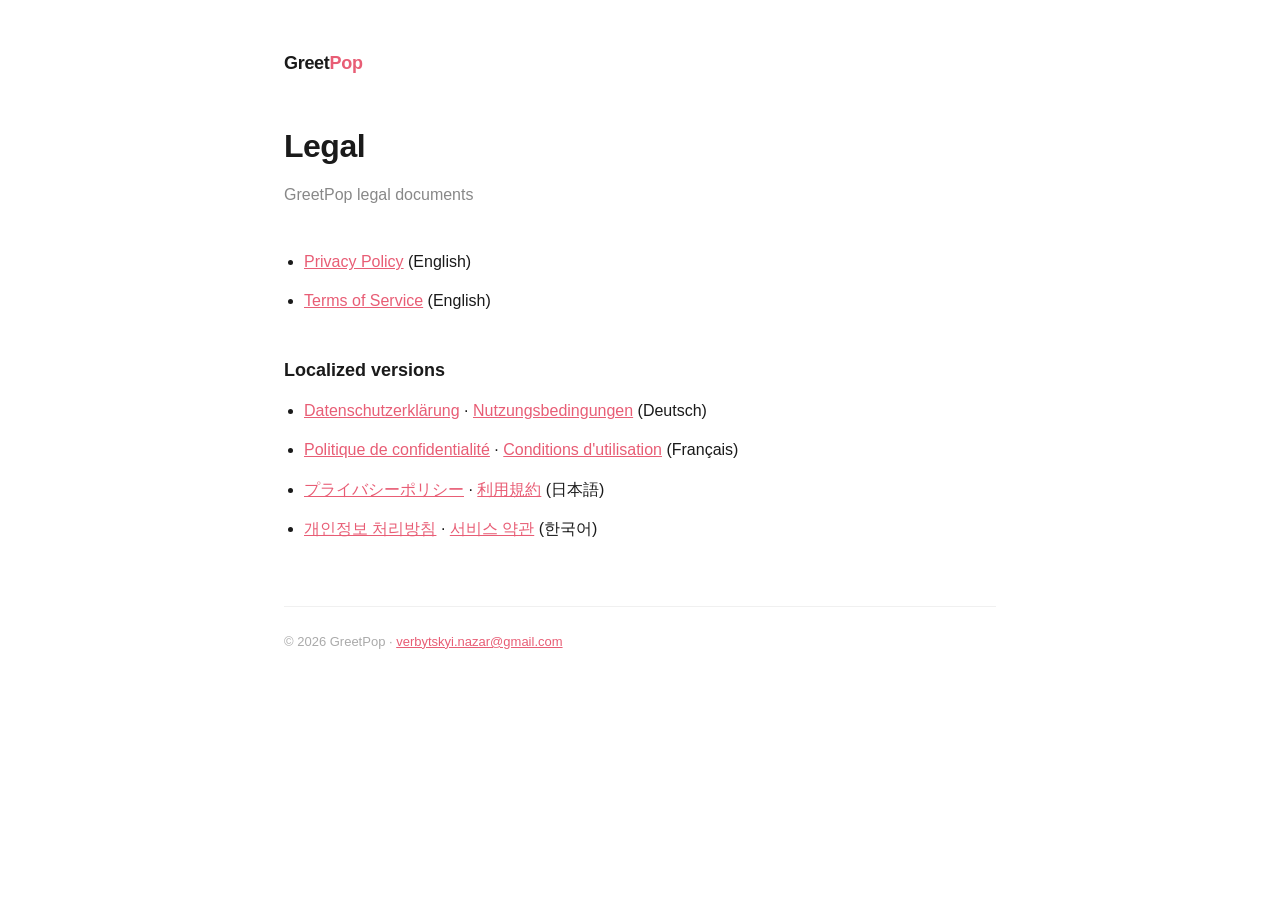
<file: index.html>
<!DOCTYPE html>
<html lang="en">
<head>
  <meta charset="UTF-8" />
  <meta name="viewport" content="width=device-width, initial-scale=1.0" />
  <title>Legal — GreetPop</title>
  <link rel="stylesheet" href="style.css" />
</head>
<body>
  <div class="container">
    <header><a href="index.html">Greet<span>Pop</span></a></header>

    <h1>Legal</h1>
    <p style="color:#888; margin-bottom:40px;">GreetPop legal documents</p>

    <ul>
      <li><a href="privacy-policy.html">Privacy Policy</a> (English)</li>
      <li style="margin-top:12px;"><a href="terms-of-service.html">Terms of Service</a> (English)</li>
    </ul>

    <h2 style="margin-top:40px;">Localized versions</h2>
    <ul>
      <li><a href="privacy-policy.de.html">Datenschutzerklärung</a> · <a href="terms-of-service.de.html">Nutzungsbedingungen</a> (Deutsch)</li>
      <li style="margin-top:12px;"><a href="privacy-policy.fr.html">Politique de confidentialité</a> · <a href="terms-of-service.fr.html">Conditions d'utilisation</a> (Français)</li>
      <li style="margin-top:12px;"><a href="privacy-policy.ja.html">プライバシーポリシー</a> · <a href="terms-of-service.ja.html">利用規約</a> (日本語)</li>
      <li style="margin-top:12px;"><a href="privacy-policy.ko.html">개인정보 처리방침</a> · <a href="terms-of-service.ko.html">서비스 약관</a> (한국어)</li>
    </ul>

    <footer>© 2026 GreetPop · <a href="mailto:verbytskyi.nazar@gmail.com">verbytskyi.nazar@gmail.com</a></footer>
  </div>
</body>
</html>
</file>
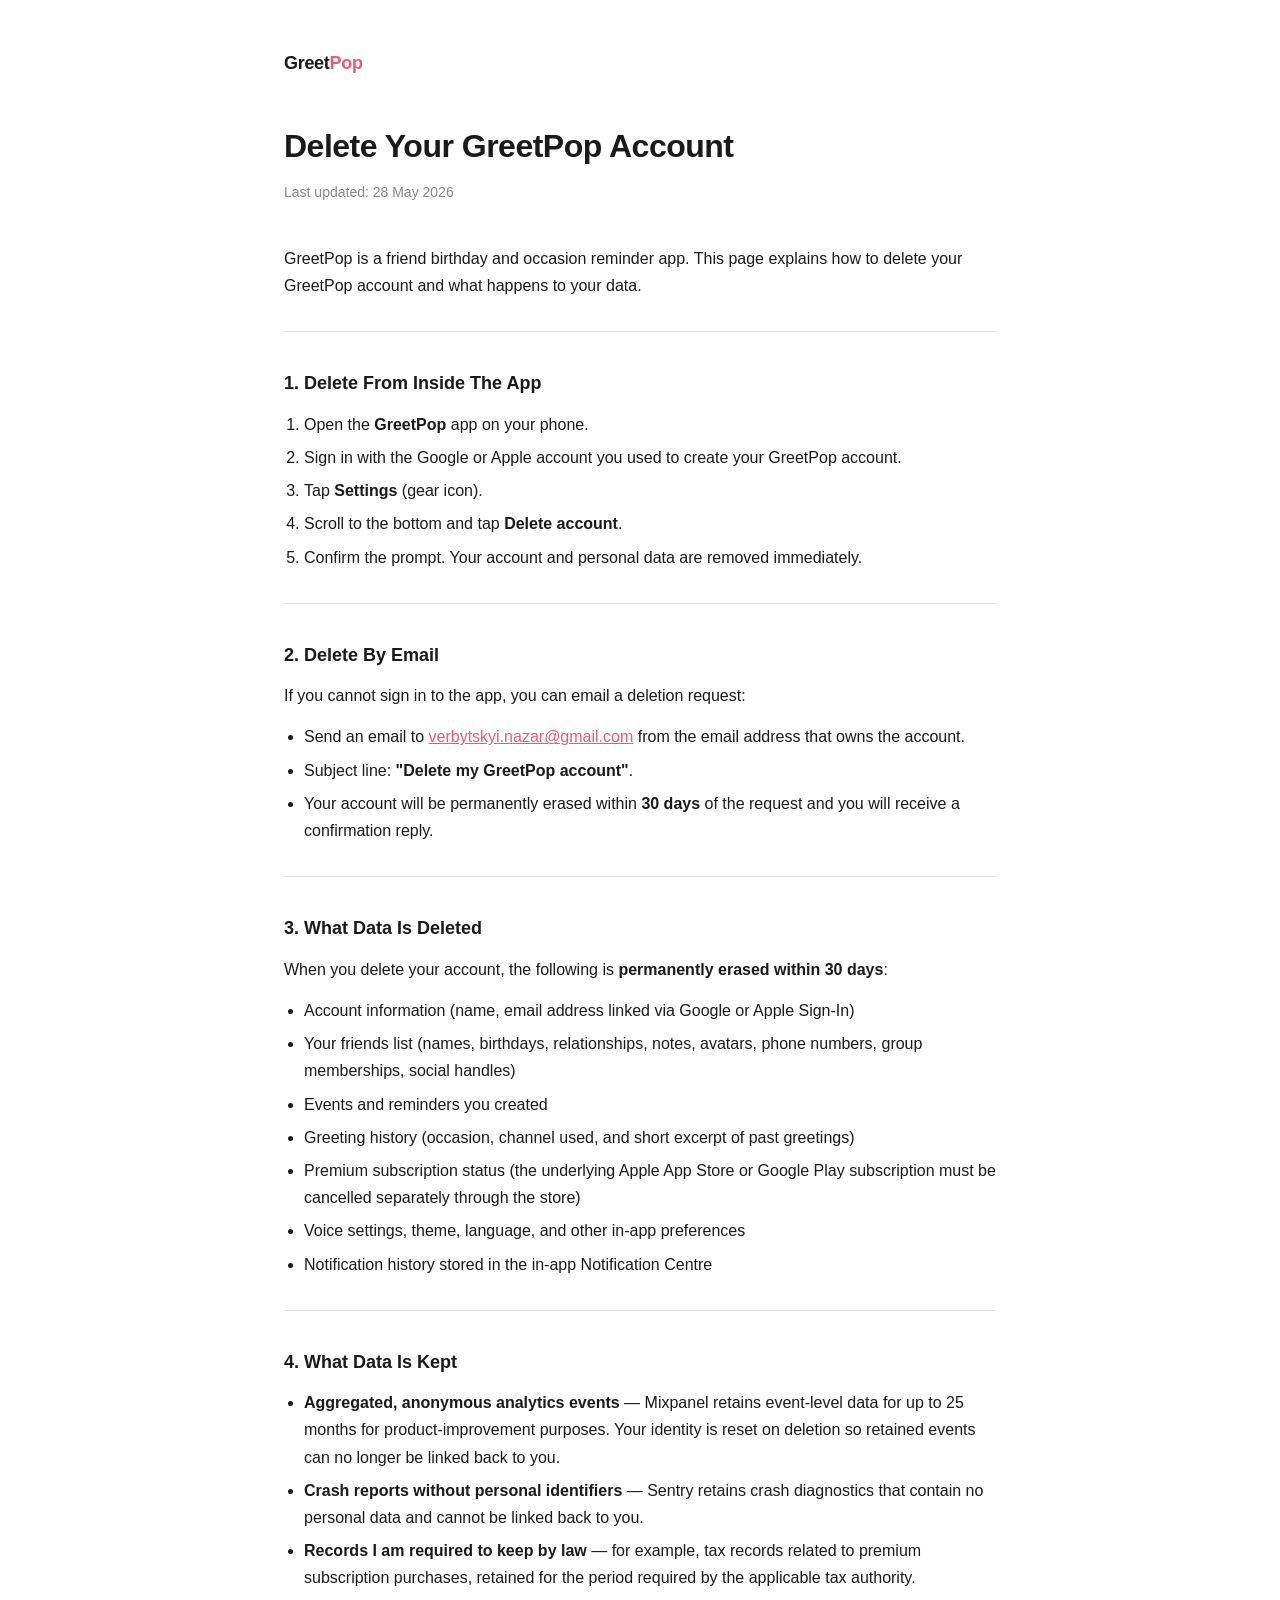
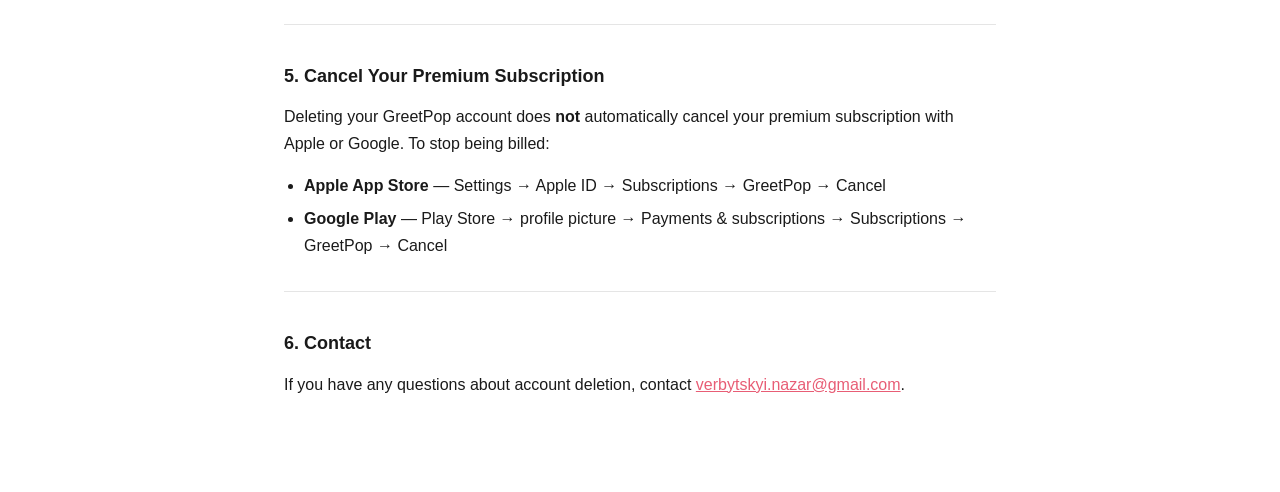
<file: delete-account.html>
<!DOCTYPE html>
<html lang="en">
<head>
  <meta charset="UTF-8" />
  <meta name="viewport" content="width=device-width, initial-scale=1.0" />
  <title>Delete Account — GreetPop</title>
  <link rel="stylesheet" href="style.css" />
</head>
<body>
  <div class="container">
    <header><a href="index.html">Greet<span>Pop</span></a></header>

    <h1>Delete Your GreetPop Account</h1>
    <p class="updated">Last updated: 28 May 2026</p>

    <p>GreetPop is a friend birthday and occasion reminder app. This page explains how to delete your GreetPop account and what happens to your data.</p>

    <hr />

    <h2>1. Delete From Inside The App</h2>
    <ol>
      <li>Open the <strong>GreetPop</strong> app on your phone.</li>
      <li>Sign in with the Google or Apple account you used to create your GreetPop account.</li>
      <li>Tap <strong>Settings</strong> (gear icon).</li>
      <li>Scroll to the bottom and tap <strong>Delete account</strong>.</li>
      <li>Confirm the prompt. Your account and personal data are removed immediately.</li>
    </ol>

    <hr />

    <h2>2. Delete By Email</h2>
    <p>If you cannot sign in to the app, you can email a deletion request:</p>
    <ul>
      <li>Send an email to <a href="mailto:verbytskyi.nazar@gmail.com">verbytskyi.nazar@gmail.com</a> from the email address that owns the account.</li>
      <li>Subject line: <strong>"Delete my GreetPop account"</strong>.</li>
      <li>Your account will be permanently erased within <strong>30 days</strong> of the request and you will receive a confirmation reply.</li>
    </ul>

    <hr />

    <h2>3. What Data Is Deleted</h2>
    <p>When you delete your account, the following is <strong>permanently erased within 30 days</strong>:</p>
    <ul>
      <li>Account information (name, email address linked via Google or Apple Sign-In)</li>
      <li>Your friends list (names, birthdays, relationships, notes, avatars, phone numbers, group memberships, social handles)</li>
      <li>Events and reminders you created</li>
      <li>Greeting history (occasion, channel used, and short excerpt of past greetings)</li>
      <li>Premium subscription status (the underlying Apple App Store or Google Play subscription must be cancelled separately through the store)</li>
      <li>Voice settings, theme, language, and other in-app preferences</li>
      <li>Notification history stored in the in-app Notification Centre</li>
    </ul>

    <hr />

    <h2>4. What Data Is Kept</h2>
    <ul>
      <li><strong>Aggregated, anonymous analytics events</strong> — Mixpanel retains event-level data for up to 25 months for product-improvement purposes. Your identity is reset on deletion so retained events can no longer be linked back to you.</li>
      <li><strong>Crash reports without personal identifiers</strong> — Sentry retains crash diagnostics that contain no personal data and cannot be linked back to you.</li>
      <li><strong>Records I am required to keep by law</strong> — for example, tax records related to premium subscription purchases, retained for the period required by the applicable tax authority.</li>
    </ul>

    <hr />

    <h2>5. Cancel Your Premium Subscription</h2>
    <p>Deleting your GreetPop account does <strong>not</strong> automatically cancel your premium subscription with Apple or Google. To stop being billed:</p>
    <ul>
      <li><strong>Apple App Store</strong> — Settings → Apple ID → Subscriptions → GreetPop → Cancel</li>
      <li><strong>Google Play</strong> — Play Store → profile picture → Payments &amp; subscriptions → Subscriptions → GreetPop → Cancel</li>
    </ul>

    <hr />

    <h2>6. Contact</h2>
    <p>If you have any questions about account deletion, contact <a href="mailto:verbytskyi.nazar@gmail.com">verbytskyi.nazar@gmail.com</a>.</p>
  </div>
</body>
</html>
</file>
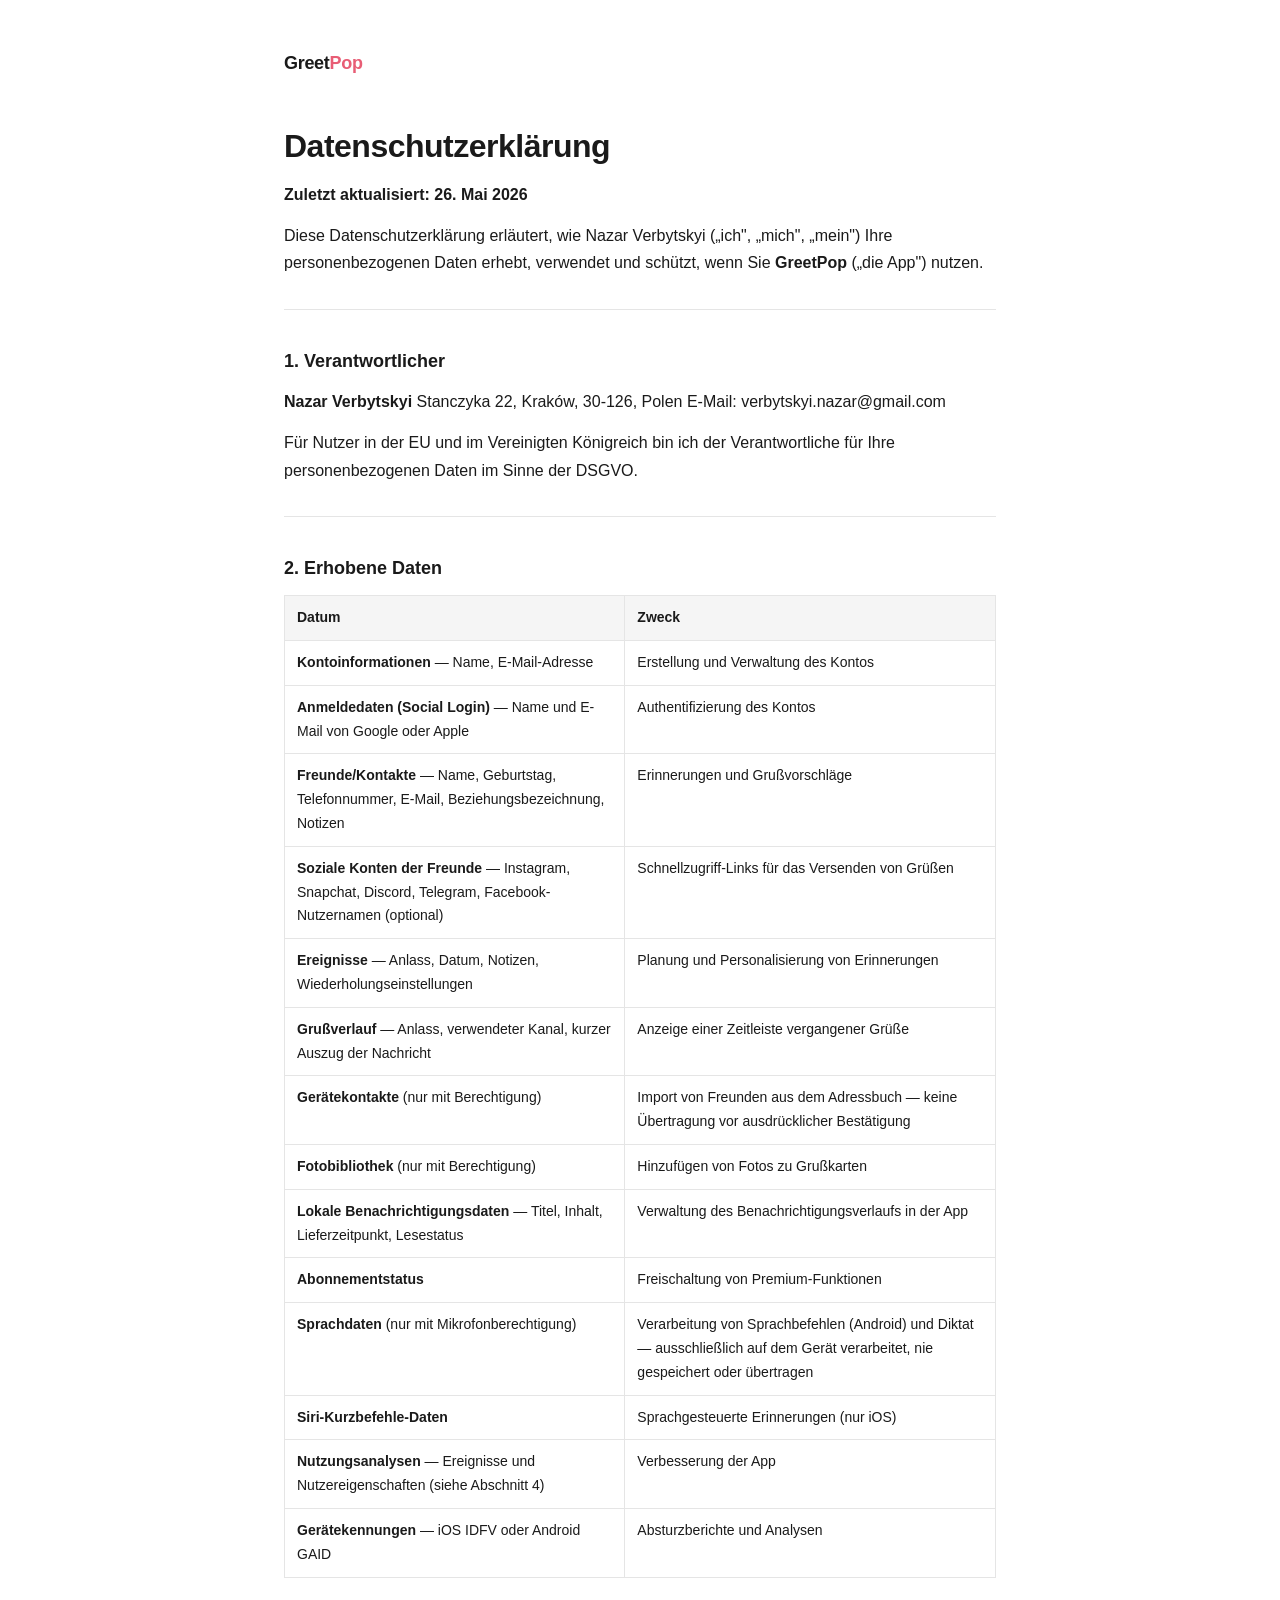
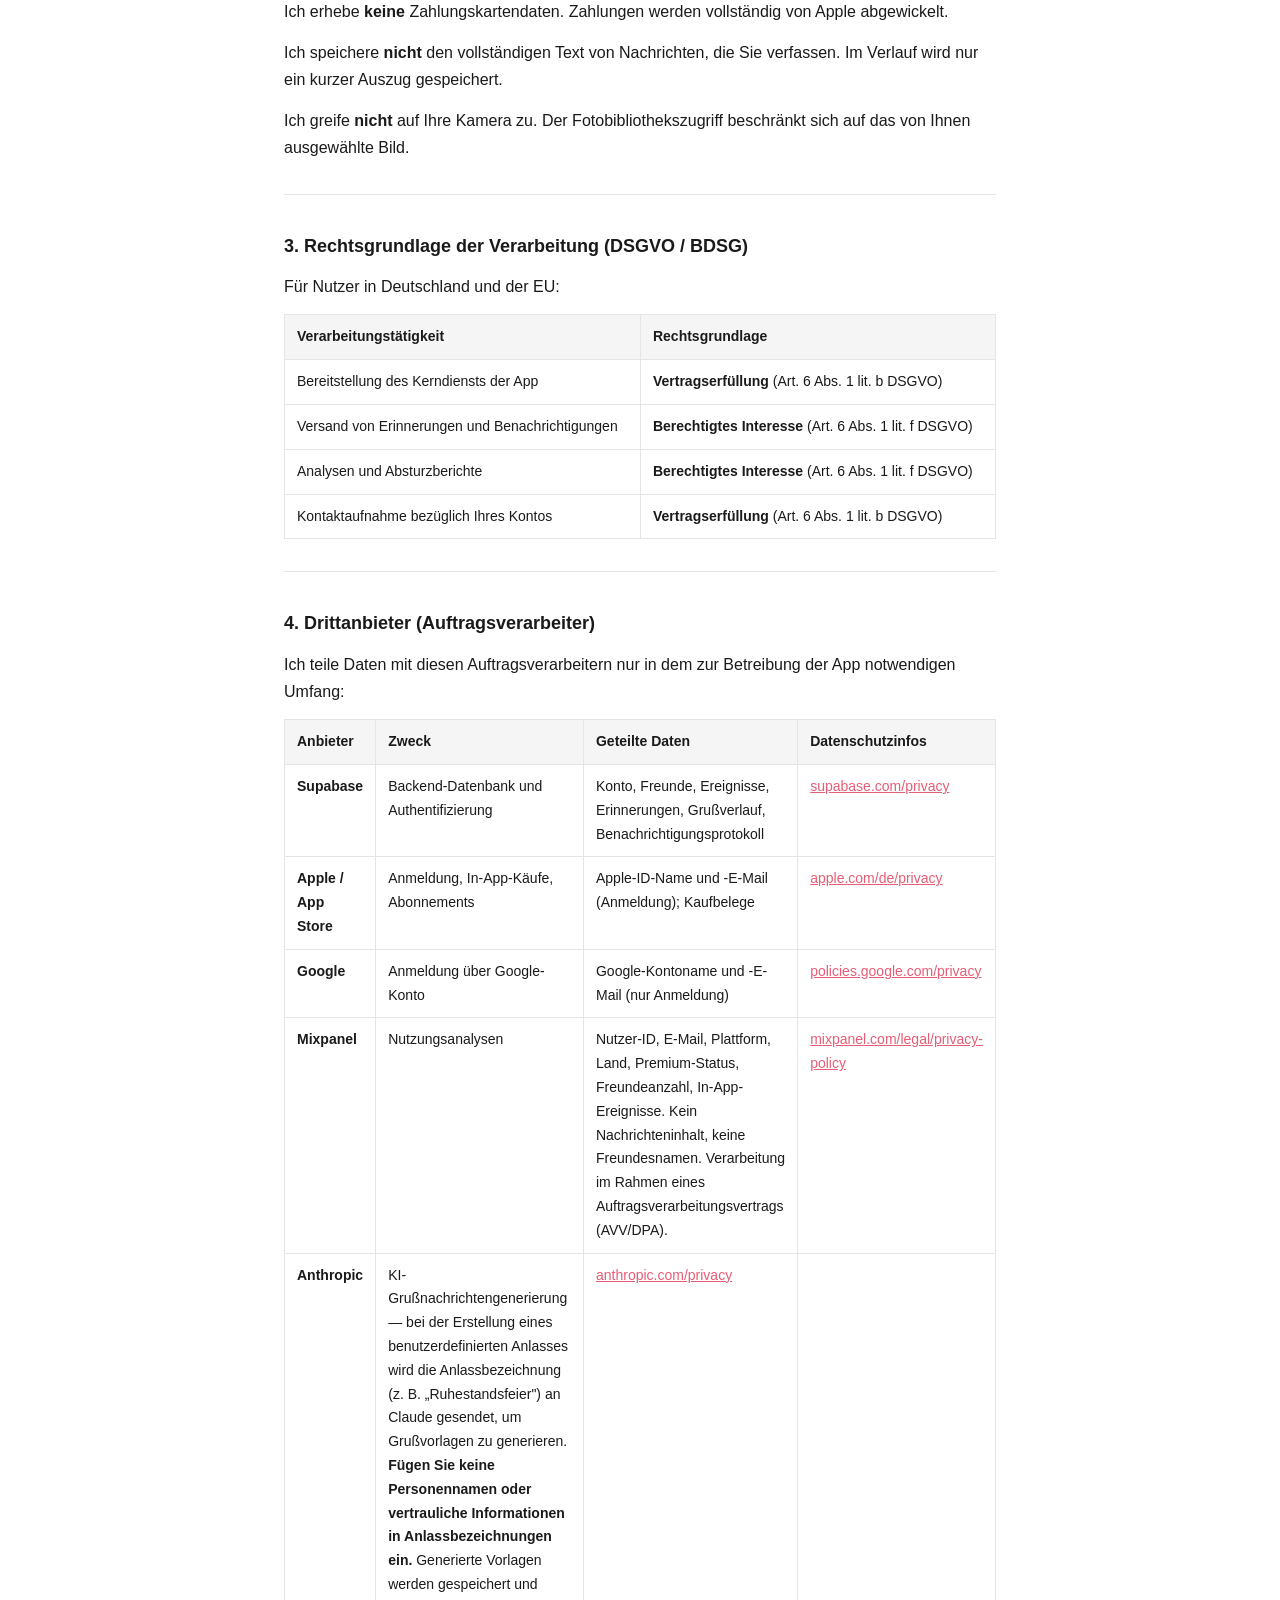
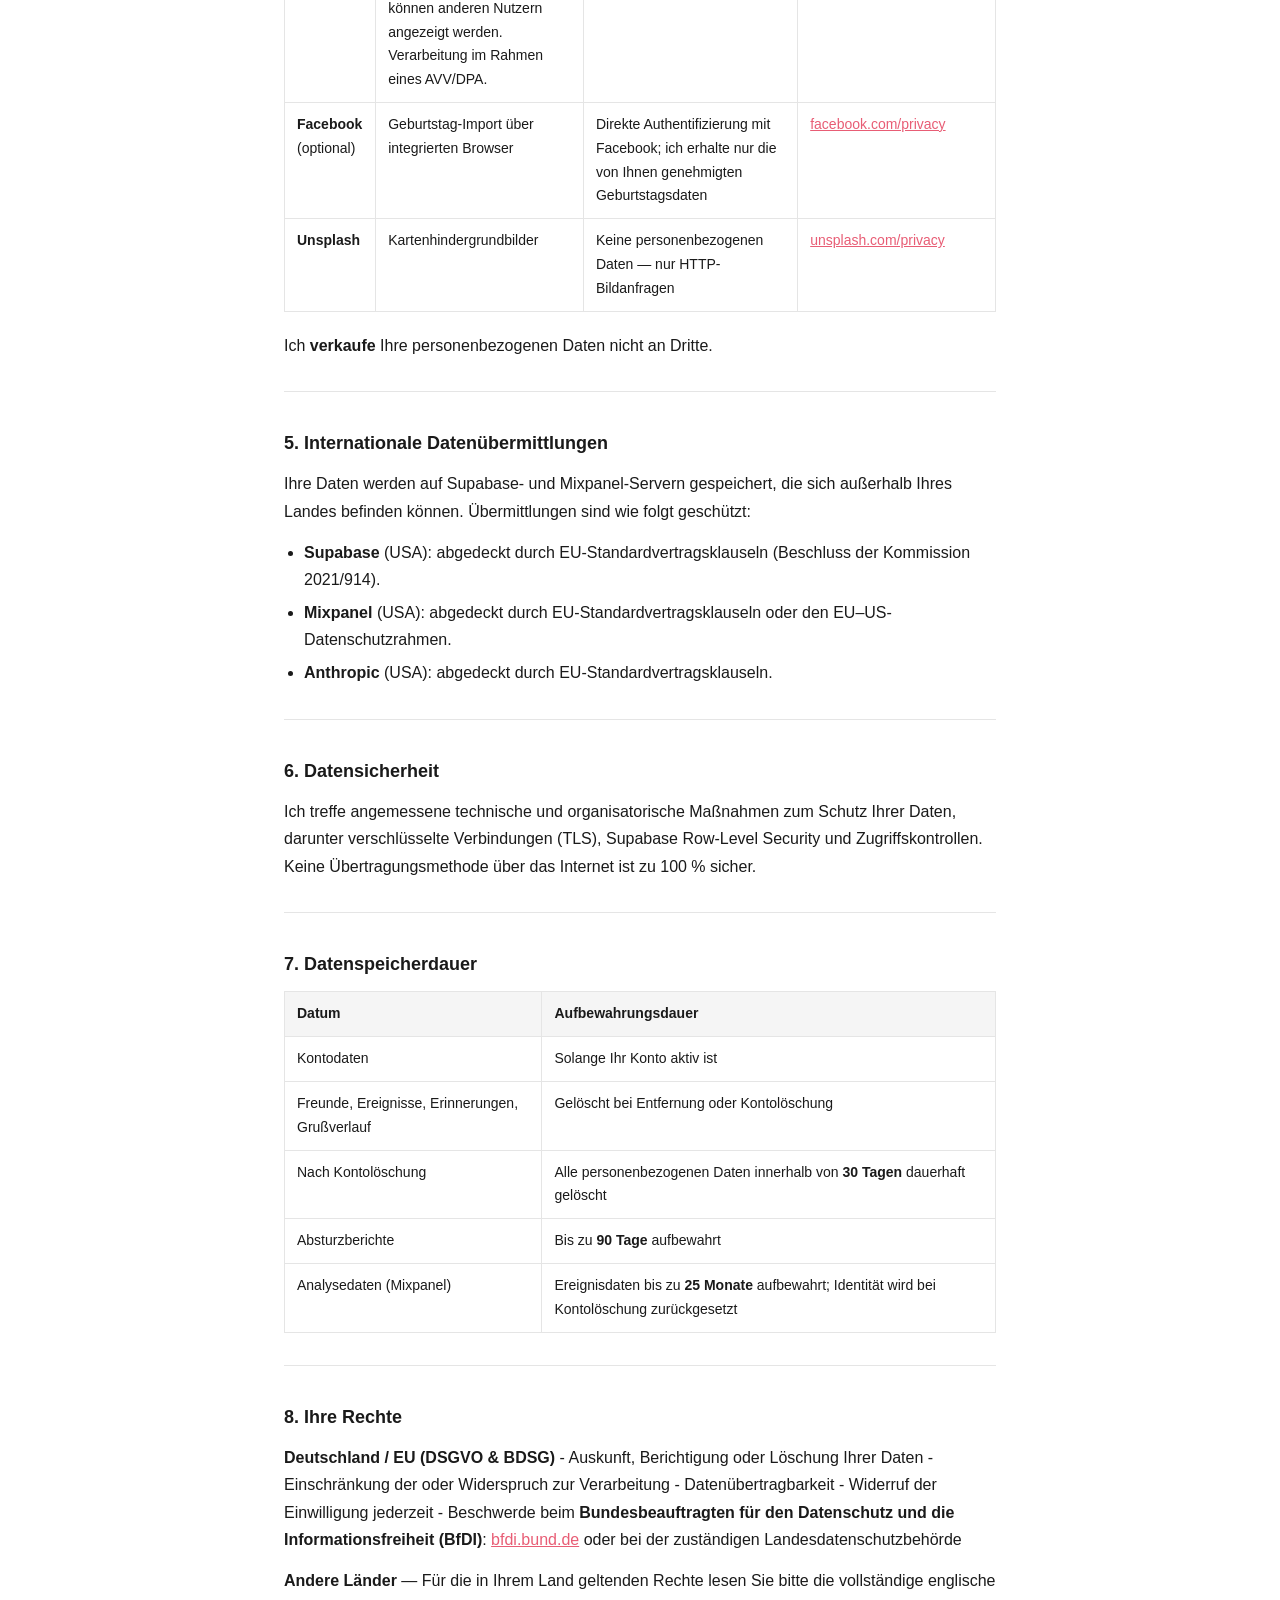
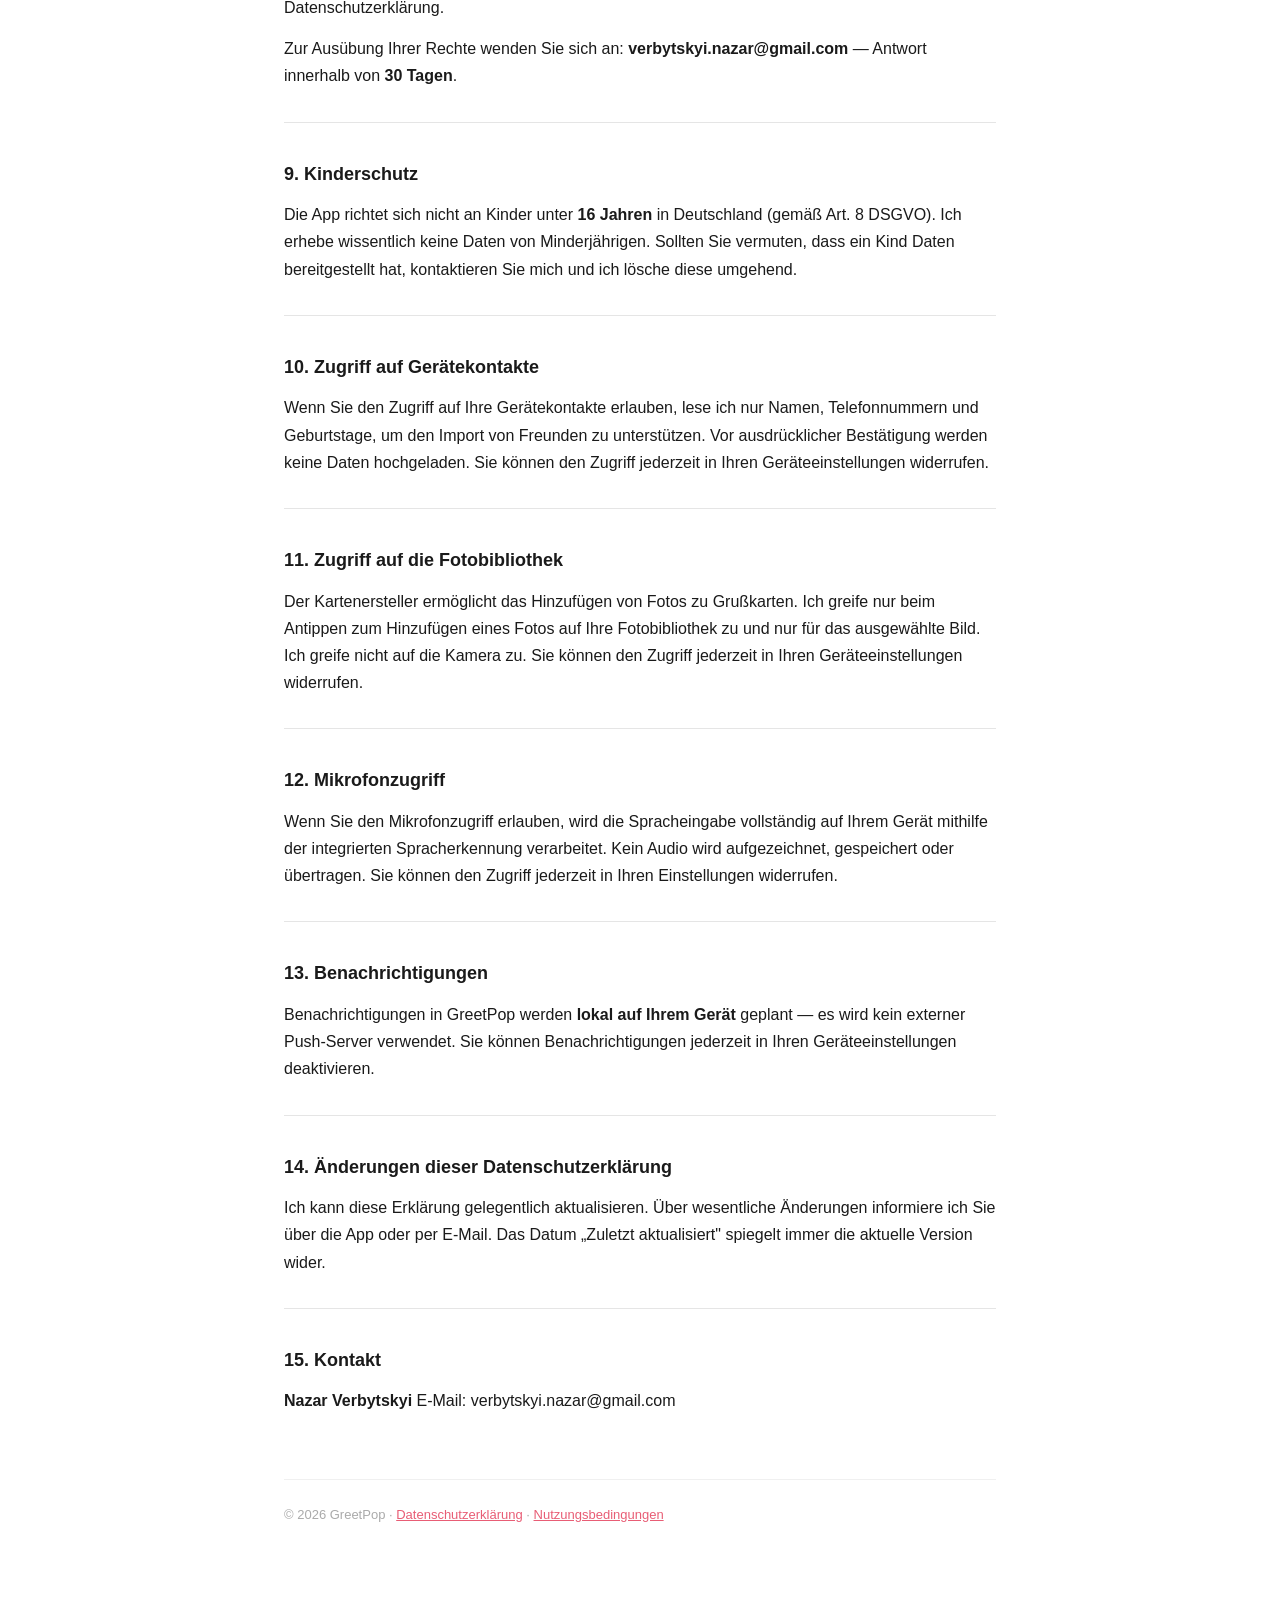
<file: privacy-policy.de.html>
<!DOCTYPE html>
<html lang="de">
<head>
  <meta charset="UTF-8" />
  <meta name="viewport" content="width=device-width, initial-scale=1.0" />
  <title>Datenschutzerklärung — GreetPop</title>
  <link rel="stylesheet" href="style.css" />
</head>
<body>
  <div class="container">
    <header><a href="index.html">Greet<span>Pop</span></a></header>

    <h1>Datenschutzerklärung</h1>
    <p><strong>Zuletzt aktualisiert: 26. Mai 2026</strong></p>
    <p>Diese Datenschutzerklärung erläutert, wie Nazar Verbytskyi („ich", „mich", „mein") Ihre personenbezogenen Daten erhebt, verwendet und schützt, wenn Sie <strong>GreetPop</strong> („die App") nutzen.</p>
    <hr />
    <h2>1. Verantwortlicher</h2>
    <p><strong>Nazar Verbytskyi</strong>
    Stanczyka 22, Kraków, 30-126, Polen
    E-Mail: verbytskyi.nazar@gmail.com</p>
    <p>Für Nutzer in der EU und im Vereinigten Königreich bin ich der Verantwortliche für Ihre personenbezogenen Daten im Sinne der DSGVO.</p>
    <hr />
    <h2>2. Erhobene Daten</h2>
    <table>
    <thead>
    <tr>
    <th>Datum</th>
    <th>Zweck</th>
    </tr>
    </thead>
    <tbody>
    <tr>
    <td><strong>Kontoinformationen</strong> — Name, E-Mail-Adresse</td>
    <td>Erstellung und Verwaltung des Kontos</td>
    </tr>
    <tr>
    <td><strong>Anmeldedaten (Social Login)</strong> — Name und E-Mail von Google oder Apple</td>
    <td>Authentifizierung des Kontos</td>
    </tr>
    <tr>
    <td><strong>Freunde/Kontakte</strong> — Name, Geburtstag, Telefonnummer, E-Mail, Beziehungsbezeichnung, Notizen</td>
    <td>Erinnerungen und Grußvorschläge</td>
    </tr>
    <tr>
    <td><strong>Soziale Konten der Freunde</strong> — Instagram, Snapchat, Discord, Telegram, Facebook-Nutzernamen (optional)</td>
    <td>Schnellzugriff-Links für das Versenden von Grüßen</td>
    </tr>
    <tr>
    <td><strong>Ereignisse</strong> — Anlass, Datum, Notizen, Wiederholungseinstellungen</td>
    <td>Planung und Personalisierung von Erinnerungen</td>
    </tr>
    <tr>
    <td><strong>Grußverlauf</strong> — Anlass, verwendeter Kanal, kurzer Auszug der Nachricht</td>
    <td>Anzeige einer Zeitleiste vergangener Grüße</td>
    </tr>
    <tr>
    <td><strong>Gerätekontakte</strong> (nur mit Berechtigung)</td>
    <td>Import von Freunden aus dem Adressbuch — keine Übertragung vor ausdrücklicher Bestätigung</td>
    </tr>
    <tr>
    <td><strong>Fotobibliothek</strong> (nur mit Berechtigung)</td>
    <td>Hinzufügen von Fotos zu Grußkarten</td>
    </tr>
    <tr>
    <td><strong>Lokale Benachrichtigungsdaten</strong> — Titel, Inhalt, Lieferzeitpunkt, Lesestatus</td>
    <td>Verwaltung des Benachrichtigungsverlaufs in der App</td>
    </tr>
    <tr>
    <td><strong>Abonnementstatus</strong></td>
    <td>Freischaltung von Premium-Funktionen</td>
    </tr>
    <tr>
    <td><strong>Sprachdaten</strong> (nur mit Mikrofonberechtigung)</td>
    <td>Verarbeitung von Sprachbefehlen (Android) und Diktat — ausschließlich auf dem Gerät verarbeitet, nie gespeichert oder übertragen</td>
    </tr>
    <tr>
    <td><strong>Siri-Kurzbefehle-Daten</strong></td>
    <td>Sprachgesteuerte Erinnerungen (nur iOS)</td>
    </tr>
    <tr>
    <td><strong>Nutzungsanalysen</strong> — Ereignisse und Nutzereigenschaften (siehe Abschnitt 4)</td>
    <td>Verbesserung der App</td>
    </tr>
    <tr>
    <td><strong>Gerätekennungen</strong> — iOS IDFV oder Android GAID</td>
    <td>Absturzberichte und Analysen</td>
    </tr>
    </tbody>
    </table>
    <p>Ich erhebe <strong>keine</strong> Zahlungskartendaten. Zahlungen werden vollständig von Apple abgewickelt.</p>
    <p>Ich speichere <strong>nicht</strong> den vollständigen Text von Nachrichten, die Sie verfassen. Im Verlauf wird nur ein kurzer Auszug gespeichert.</p>
    <p>Ich greife <strong>nicht</strong> auf Ihre Kamera zu. Der Fotobibliothekszugriff beschränkt sich auf das von Ihnen ausgewählte Bild.</p>
    <hr />
    <h2>3. Rechtsgrundlage der Verarbeitung (DSGVO / BDSG)</h2>
    <p>Für Nutzer in Deutschland und der EU:</p>
    <table>
    <thead>
    <tr>
    <th>Verarbeitungstätigkeit</th>
    <th>Rechtsgrundlage</th>
    </tr>
    </thead>
    <tbody>
    <tr>
    <td>Bereitstellung des Kerndiensts der App</td>
    <td><strong>Vertragserfüllung</strong> (Art. 6 Abs. 1 lit. b DSGVO)</td>
    </tr>
    <tr>
    <td>Versand von Erinnerungen und Benachrichtigungen</td>
    <td><strong>Berechtigtes Interesse</strong> (Art. 6 Abs. 1 lit. f DSGVO)</td>
    </tr>
    <tr>
    <td>Analysen und Absturzberichte</td>
    <td><strong>Berechtigtes Interesse</strong> (Art. 6 Abs. 1 lit. f DSGVO)</td>
    </tr>
    <tr>
    <td>Kontaktaufnahme bezüglich Ihres Kontos</td>
    <td><strong>Vertragserfüllung</strong> (Art. 6 Abs. 1 lit. b DSGVO)</td>
    </tr>
    </tbody>
    </table>
    <hr />
    <h2>4. Drittanbieter (Auftragsverarbeiter)</h2>
    <p>Ich teile Daten mit diesen Auftragsverarbeitern nur in dem zur Betreibung der App notwendigen Umfang:</p>
    <table>
    <thead>
    <tr>
    <th>Anbieter</th>
    <th>Zweck</th>
    <th>Geteilte Daten</th>
    <th>Datenschutzinfos</th>
    </tr>
    </thead>
    <tbody>
    <tr>
    <td><strong>Supabase</strong></td>
    <td>Backend-Datenbank und Authentifizierung</td>
    <td>Konto, Freunde, Ereignisse, Erinnerungen, Grußverlauf, Benachrichtigungsprotokoll</td>
    <td><a href="https://supabase.com/privacy">supabase.com/privacy</a></td>
    </tr>
    <tr>
    <td><strong>Apple / App Store</strong></td>
    <td>Anmeldung, In-App-Käufe, Abonnements</td>
    <td>Apple-ID-Name und -E-Mail (Anmeldung); Kaufbelege</td>
    <td><a href="https://www.apple.com/de/privacy/">apple.com/de/privacy</a></td>
    </tr>
    <tr>
    <td><strong>Google</strong></td>
    <td>Anmeldung über Google-Konto</td>
    <td>Google-Kontoname und -E-Mail (nur Anmeldung)</td>
    <td><a href="https://policies.google.com/privacy">policies.google.com/privacy</a></td>
    </tr>
    <tr>
    <td><strong>Mixpanel</strong></td>
    <td>Nutzungsanalysen</td>
    <td>Nutzer-ID, E-Mail, Plattform, Land, Premium-Status, Freundeanzahl, In-App-Ereignisse. Kein Nachrichteninhalt, keine Freundesnamen. Verarbeitung im Rahmen eines Auftragsverarbeitungsvertrags (AVV/DPA).</td>
    <td><a href="https://mixpanel.com/legal/privacy-policy">mixpanel.com/legal/privacy-policy</a></td>
    </tr>
    <tr>
    <td><strong>Anthropic</strong></td>
    <td>KI-Grußnachrichtengenerierung — bei der Erstellung eines benutzerdefinierten Anlasses wird die Anlassbezeichnung (z. B. „Ruhestandsfeier") an Claude gesendet, um Grußvorlagen zu generieren. <strong>Fügen Sie keine Personennamen oder vertrauliche Informationen in Anlassbezeichnungen ein.</strong> Generierte Vorlagen werden gespeichert und können anderen Nutzern angezeigt werden. Verarbeitung im Rahmen eines AVV/DPA.</td>
    <td><a href="https://www.anthropic.com/privacy">anthropic.com/privacy</a></td>
    <td></td>
    </tr>
    <tr>
    <td><strong>Facebook</strong> (optional)</td>
    <td>Geburtstag-Import über integrierten Browser</td>
    <td>Direkte Authentifizierung mit Facebook; ich erhalte nur die von Ihnen genehmigten Geburtstagsdaten</td>
    <td><a href="https://www.facebook.com/privacy/policy">facebook.com/privacy</a></td>
    </tr>
    <tr>
    <td><strong>Unsplash</strong></td>
    <td>Kartenhindergrundbilder</td>
    <td>Keine personenbezogenen Daten — nur HTTP-Bildanfragen</td>
    <td><a href="https://unsplash.com/privacy">unsplash.com/privacy</a></td>
    </tr>
    </tbody>
    </table>
    <p>Ich <strong>verkaufe</strong> Ihre personenbezogenen Daten nicht an Dritte.</p>
    <hr />
    <h2>5. Internationale Datenübermittlungen</h2>
    <p>Ihre Daten werden auf Supabase- und Mixpanel-Servern gespeichert, die sich außerhalb Ihres Landes befinden können. Übermittlungen sind wie folgt geschützt:</p>
    <ul>
    <li><strong>Supabase</strong> (USA): abgedeckt durch EU-Standardvertragsklauseln (Beschluss der Kommission 2021/914).</li>
    <li><strong>Mixpanel</strong> (USA): abgedeckt durch EU-Standardvertragsklauseln oder den EU–US-Datenschutzrahmen.</li>
    <li><strong>Anthropic</strong> (USA): abgedeckt durch EU-Standardvertragsklauseln.</li>
    </ul>
    <hr />
    <h2>6. Datensicherheit</h2>
    <p>Ich treffe angemessene technische und organisatorische Maßnahmen zum Schutz Ihrer Daten, darunter verschlüsselte Verbindungen (TLS), Supabase Row-Level Security und Zugriffskontrollen. Keine Übertragungsmethode über das Internet ist zu 100 % sicher.</p>
    <hr />
    <h2>7. Datenspeicherdauer</h2>
    <table>
    <thead>
    <tr>
    <th>Datum</th>
    <th>Aufbewahrungsdauer</th>
    </tr>
    </thead>
    <tbody>
    <tr>
    <td>Kontodaten</td>
    <td>Solange Ihr Konto aktiv ist</td>
    </tr>
    <tr>
    <td>Freunde, Ereignisse, Erinnerungen, Grußverlauf</td>
    <td>Gelöscht bei Entfernung oder Kontolöschung</td>
    </tr>
    <tr>
    <td>Nach Kontolöschung</td>
    <td>Alle personenbezogenen Daten innerhalb von <strong>30 Tagen</strong> dauerhaft gelöscht</td>
    </tr>
    <tr>
    <td>Absturzberichte</td>
    <td>Bis zu <strong>90 Tage</strong> aufbewahrt</td>
    </tr>
    <tr>
    <td>Analysedaten (Mixpanel)</td>
    <td>Ereignisdaten bis zu <strong>25 Monate</strong> aufbewahrt; Identität wird bei Kontolöschung zurückgesetzt</td>
    </tr>
    </tbody>
    </table>
    <hr />
    <h2>8. Ihre Rechte</h2>
    <p><strong>Deutschland / EU (DSGVO &amp; BDSG)</strong>
    - Auskunft, Berichtigung oder Löschung Ihrer Daten
    - Einschränkung der oder Widerspruch zur Verarbeitung
    - Datenübertragbarkeit
    - Widerruf der Einwilligung jederzeit
    - Beschwerde beim <strong>Bundesbeauftragten für den Datenschutz und die Informationsfreiheit (BfDI)</strong>: <a href="https://www.bfdi.bund.de">bfdi.bund.de</a> oder bei der zuständigen Landesdatenschutzbehörde</p>
    <p><strong>Andere Länder</strong> — Für die in Ihrem Land geltenden Rechte lesen Sie bitte die vollständige englische Datenschutzerklärung.</p>
    <p>Zur Ausübung Ihrer Rechte wenden Sie sich an: <strong>verbytskyi.nazar@gmail.com</strong> — Antwort innerhalb von <strong>30 Tagen</strong>.</p>
    <hr />
    <h2>9. Kinderschutz</h2>
    <p>Die App richtet sich nicht an Kinder unter <strong>16 Jahren</strong> in Deutschland (gemäß Art. 8 DSGVO). Ich erhebe wissentlich keine Daten von Minderjährigen. Sollten Sie vermuten, dass ein Kind Daten bereitgestellt hat, kontaktieren Sie mich und ich lösche diese umgehend.</p>
    <hr />
    <h2>10. Zugriff auf Gerätekontakte</h2>
    <p>Wenn Sie den Zugriff auf Ihre Gerätekontakte erlauben, lese ich nur Namen, Telefonnummern und Geburtstage, um den Import von Freunden zu unterstützen. Vor ausdrücklicher Bestätigung werden keine Daten hochgeladen. Sie können den Zugriff jederzeit in Ihren Geräteeinstellungen widerrufen.</p>
    <hr />
    <h2>11. Zugriff auf die Fotobibliothek</h2>
    <p>Der Kartenersteller ermöglicht das Hinzufügen von Fotos zu Grußkarten. Ich greife nur beim Antippen zum Hinzufügen eines Fotos auf Ihre Fotobibliothek zu und nur für das ausgewählte Bild. Ich greife nicht auf die Kamera zu. Sie können den Zugriff jederzeit in Ihren Geräteeinstellungen widerrufen.</p>
    <hr />
    <h2>12. Mikrofonzugriff</h2>
    <p>Wenn Sie den Mikrofonzugriff erlauben, wird die Spracheingabe vollständig auf Ihrem Gerät mithilfe der integrierten Spracherkennung verarbeitet. Kein Audio wird aufgezeichnet, gespeichert oder übertragen. Sie können den Zugriff jederzeit in Ihren Einstellungen widerrufen.</p>
    <hr />
    <h2>13. Benachrichtigungen</h2>
    <p>Benachrichtigungen in GreetPop werden <strong>lokal auf Ihrem Gerät</strong> geplant — es wird kein externer Push-Server verwendet. Sie können Benachrichtigungen jederzeit in Ihren Geräteeinstellungen deaktivieren.</p>
    <hr />
    <h2>14. Änderungen dieser Datenschutzerklärung</h2>
    <p>Ich kann diese Erklärung gelegentlich aktualisieren. Über wesentliche Änderungen informiere ich Sie über die App oder per E-Mail. Das Datum „Zuletzt aktualisiert" spiegelt immer die aktuelle Version wider.</p>
    <hr />
    <h2>15. Kontakt</h2>
    <p><strong>Nazar Verbytskyi</strong>
    E-Mail: verbytskyi.nazar@gmail.com</p>

    <footer>© 2026 GreetPop · <a href="privacy-policy.de.html">Datenschutzerklärung</a> · <a href="terms-of-service.de.html">Nutzungsbedingungen</a></footer>
  </div>
</body>
</html>
</file>
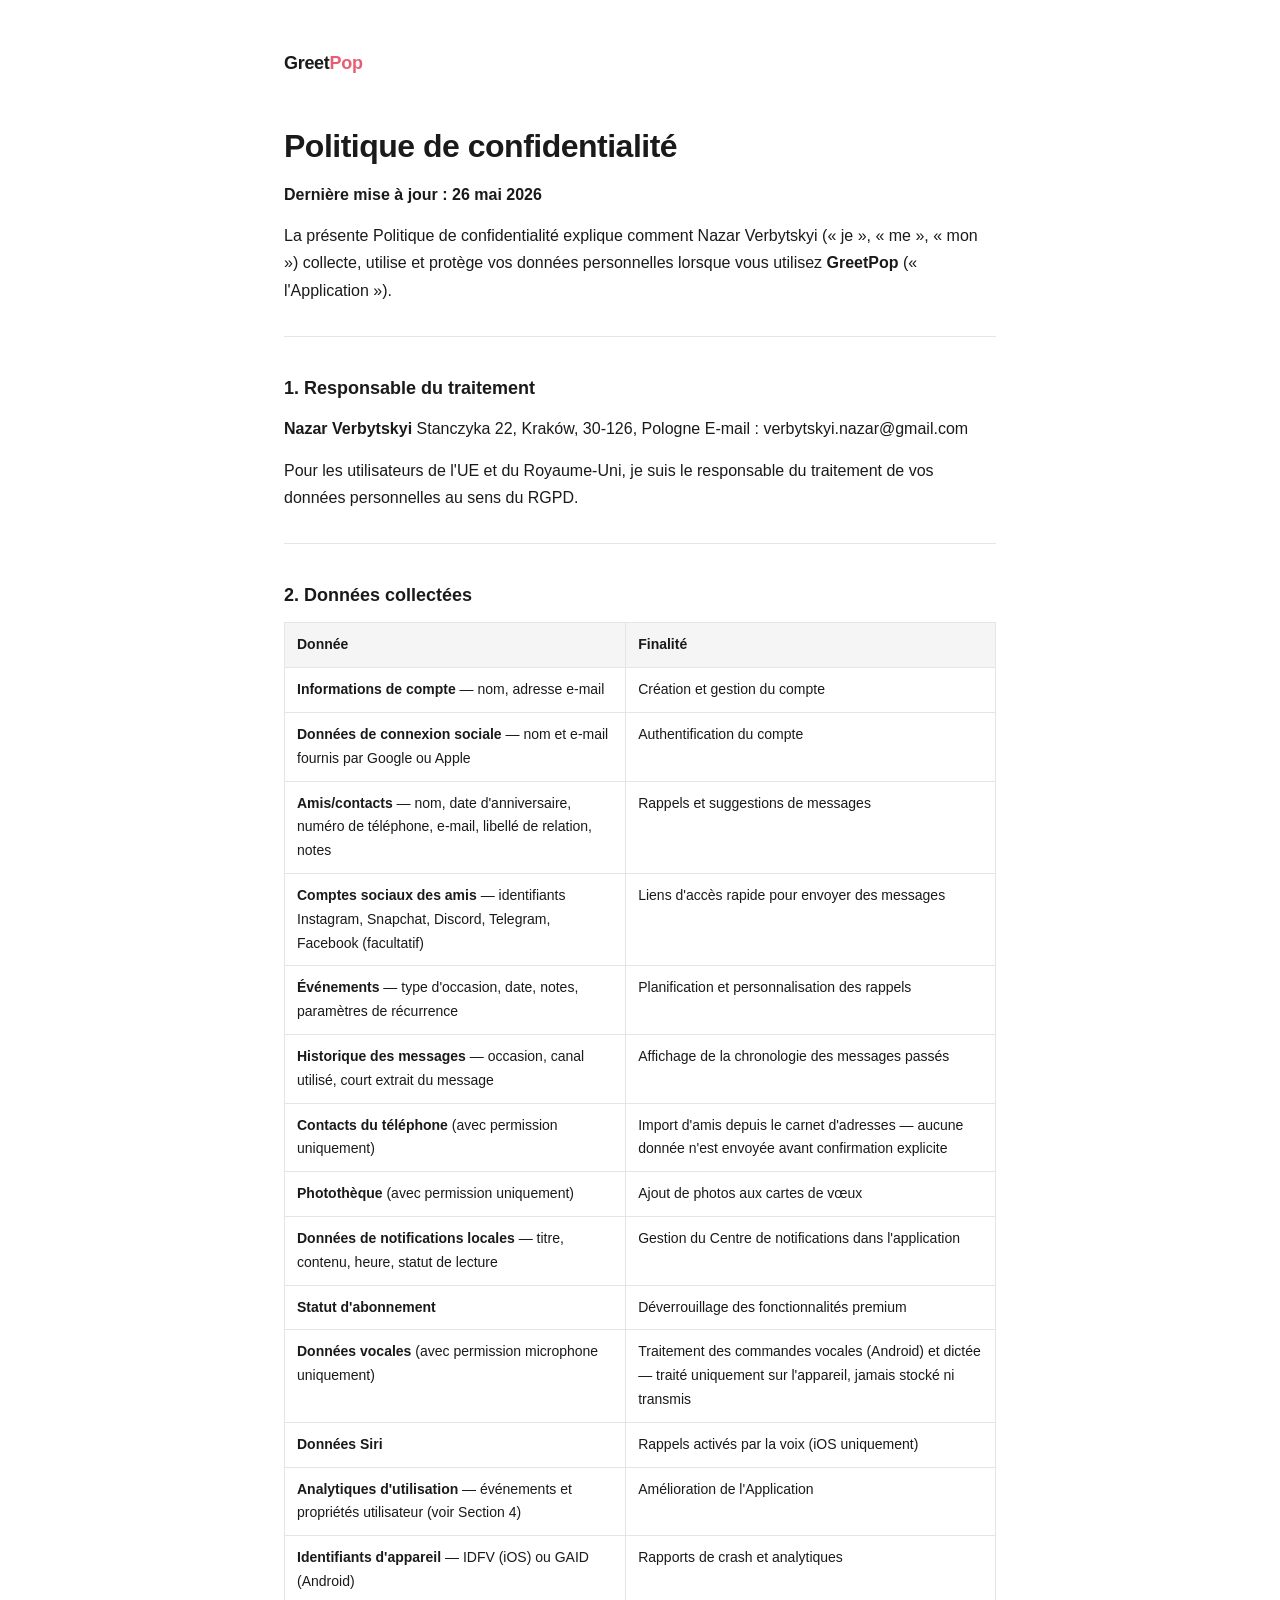
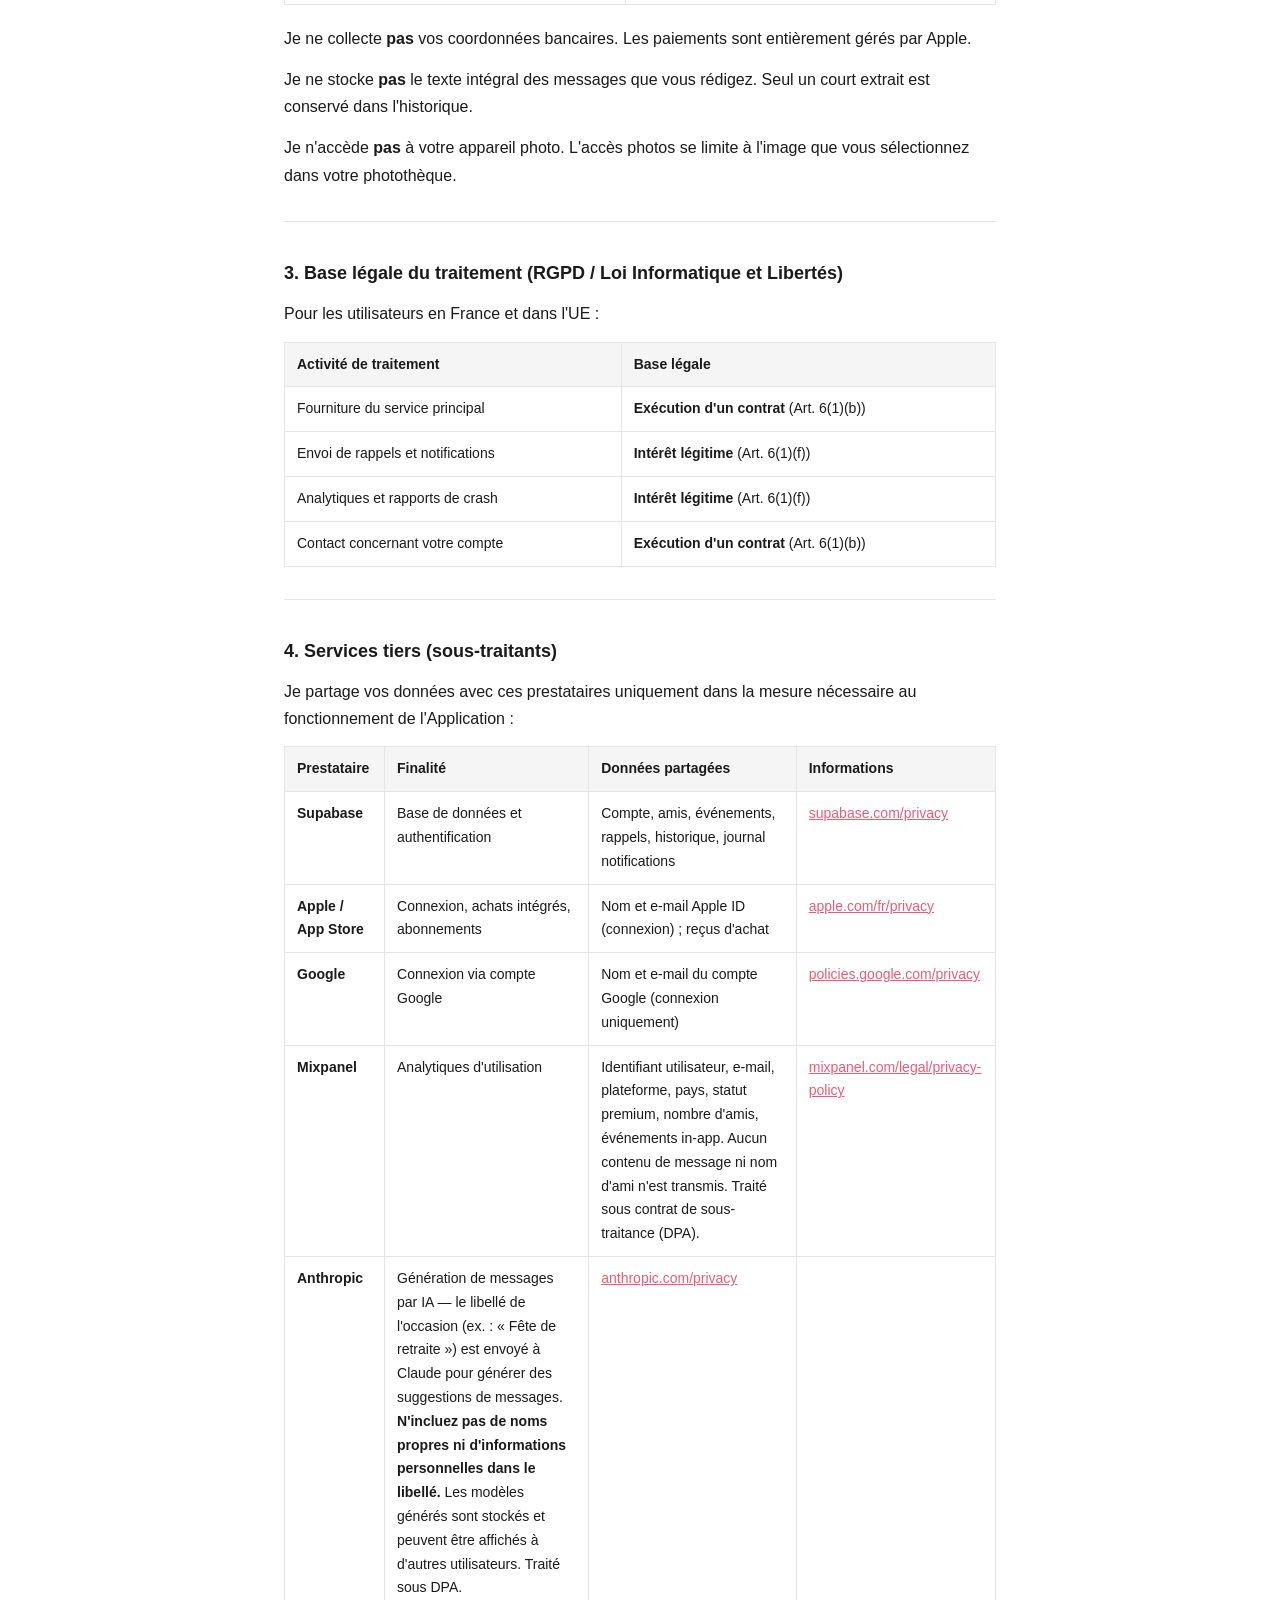
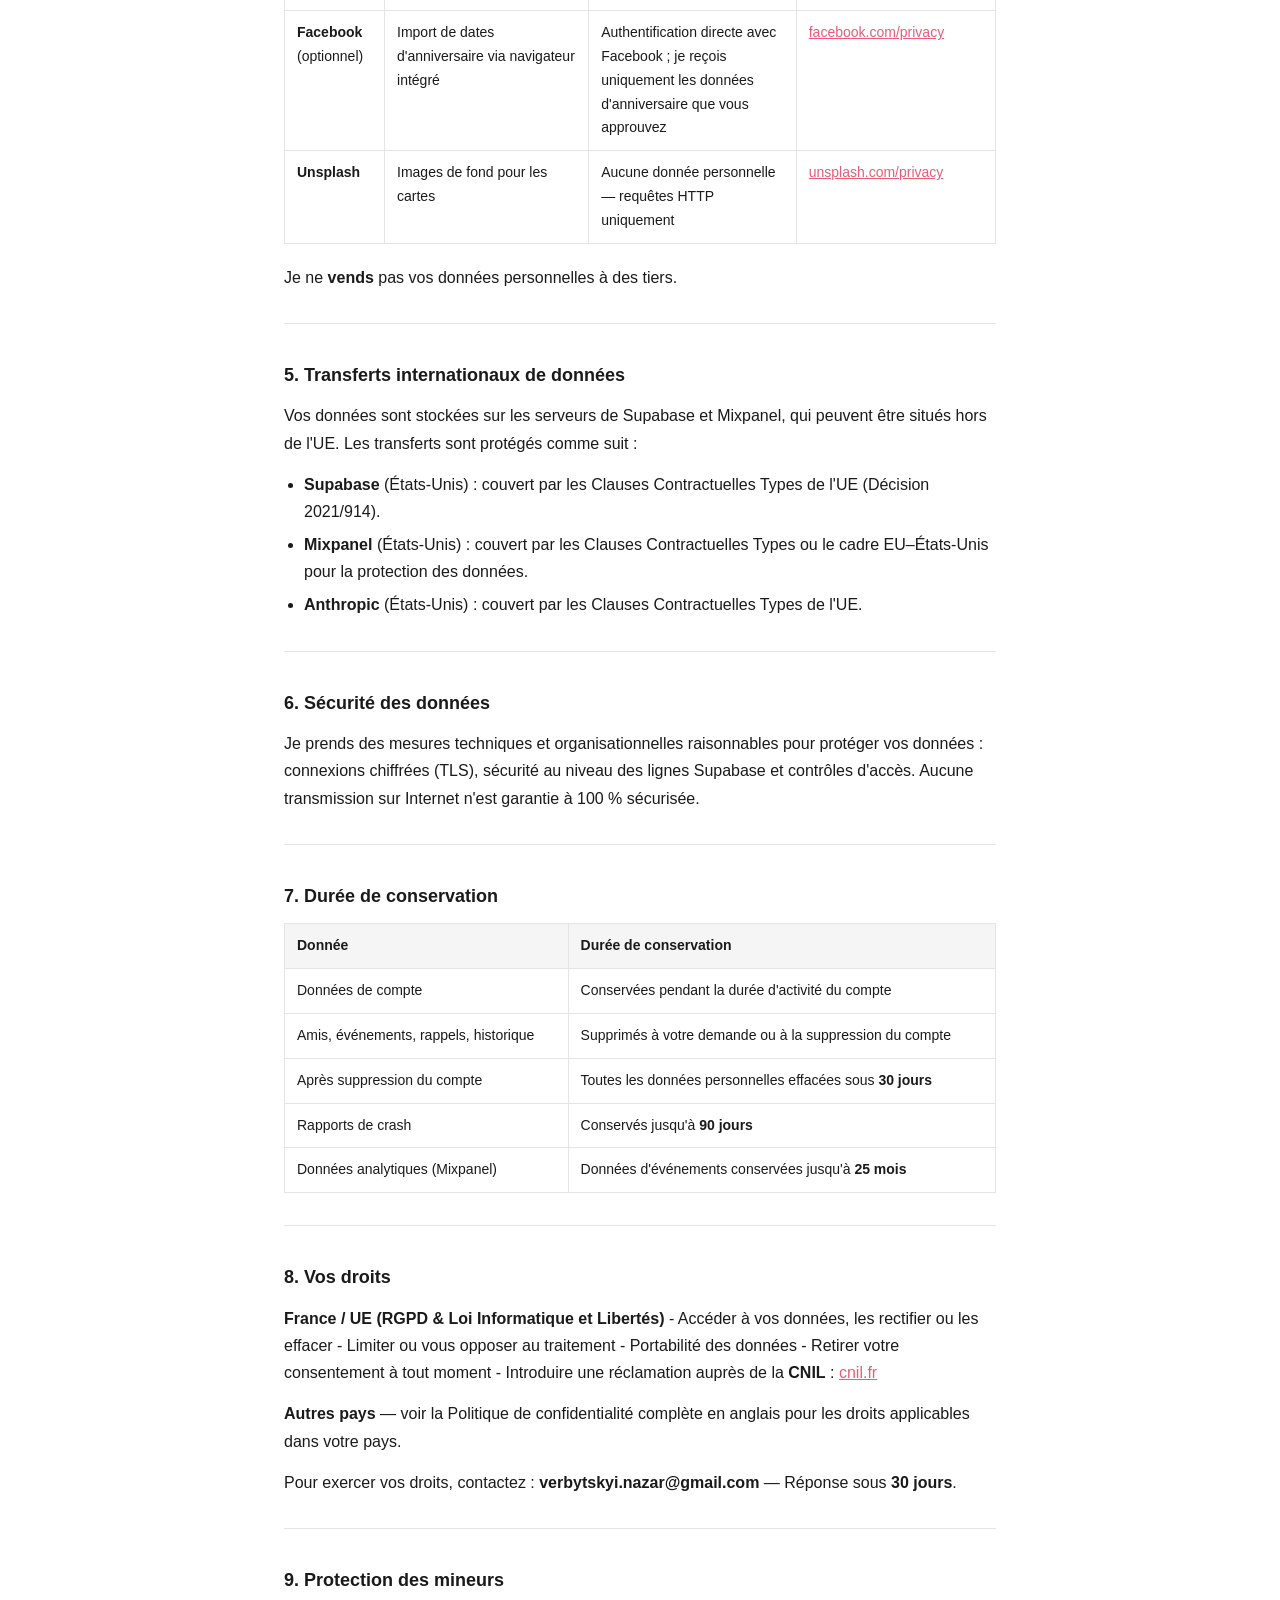
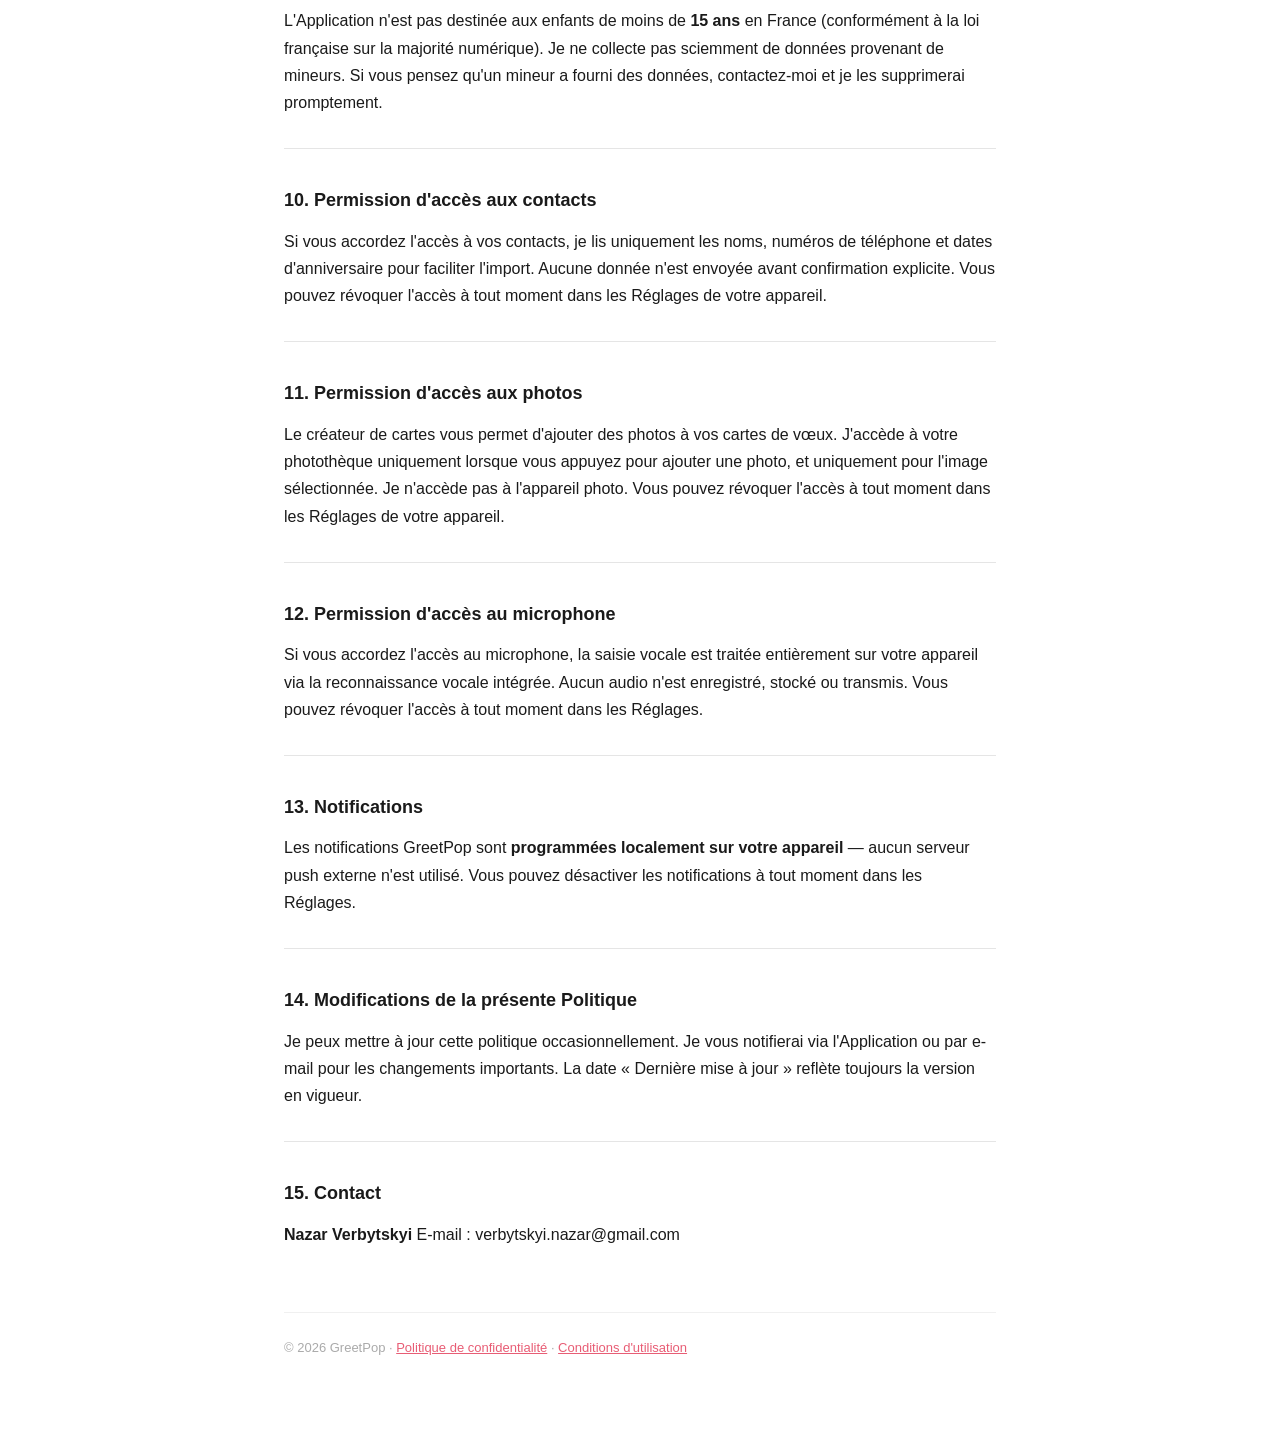
<file: privacy-policy.fr.html>
<!DOCTYPE html>
<html lang="fr">
<head>
  <meta charset="UTF-8" />
  <meta name="viewport" content="width=device-width, initial-scale=1.0" />
  <title>Politique de confidentialité — GreetPop</title>
  <link rel="stylesheet" href="style.css" />
</head>
<body>
  <div class="container">
    <header><a href="index.html">Greet<span>Pop</span></a></header>

    <h1>Politique de confidentialité</h1>
    <p><strong>Dernière mise à jour : 26 mai 2026</strong></p>
    <p>La présente Politique de confidentialité explique comment Nazar Verbytskyi (« je », « me », « mon ») collecte, utilise et protège vos données personnelles lorsque vous utilisez <strong>GreetPop</strong> (« l'Application »).</p>
    <hr />
    <h2>1. Responsable du traitement</h2>
    <p><strong>Nazar Verbytskyi</strong>
    Stanczyka 22, Kraków, 30-126, Pologne
    E-mail : verbytskyi.nazar@gmail.com</p>
    <p>Pour les utilisateurs de l'UE et du Royaume-Uni, je suis le responsable du traitement de vos données personnelles au sens du RGPD.</p>
    <hr />
    <h2>2. Données collectées</h2>
    <table>
    <thead>
    <tr>
    <th>Donnée</th>
    <th>Finalité</th>
    </tr>
    </thead>
    <tbody>
    <tr>
    <td><strong>Informations de compte</strong> — nom, adresse e-mail</td>
    <td>Création et gestion du compte</td>
    </tr>
    <tr>
    <td><strong>Données de connexion sociale</strong> — nom et e-mail fournis par Google ou Apple</td>
    <td>Authentification du compte</td>
    </tr>
    <tr>
    <td><strong>Amis/contacts</strong> — nom, date d'anniversaire, numéro de téléphone, e-mail, libellé de relation, notes</td>
    <td>Rappels et suggestions de messages</td>
    </tr>
    <tr>
    <td><strong>Comptes sociaux des amis</strong> — identifiants Instagram, Snapchat, Discord, Telegram, Facebook (facultatif)</td>
    <td>Liens d'accès rapide pour envoyer des messages</td>
    </tr>
    <tr>
    <td><strong>Événements</strong> — type d'occasion, date, notes, paramètres de récurrence</td>
    <td>Planification et personnalisation des rappels</td>
    </tr>
    <tr>
    <td><strong>Historique des messages</strong> — occasion, canal utilisé, court extrait du message</td>
    <td>Affichage de la chronologie des messages passés</td>
    </tr>
    <tr>
    <td><strong>Contacts du téléphone</strong> (avec permission uniquement)</td>
    <td>Import d'amis depuis le carnet d'adresses — aucune donnée n'est envoyée avant confirmation explicite</td>
    </tr>
    <tr>
    <td><strong>Photothèque</strong> (avec permission uniquement)</td>
    <td>Ajout de photos aux cartes de vœux</td>
    </tr>
    <tr>
    <td><strong>Données de notifications locales</strong> — titre, contenu, heure, statut de lecture</td>
    <td>Gestion du Centre de notifications dans l'application</td>
    </tr>
    <tr>
    <td><strong>Statut d'abonnement</strong></td>
    <td>Déverrouillage des fonctionnalités premium</td>
    </tr>
    <tr>
    <td><strong>Données vocales</strong> (avec permission microphone uniquement)</td>
    <td>Traitement des commandes vocales (Android) et dictée — traité uniquement sur l'appareil, jamais stocké ni transmis</td>
    </tr>
    <tr>
    <td><strong>Données Siri</strong></td>
    <td>Rappels activés par la voix (iOS uniquement)</td>
    </tr>
    <tr>
    <td><strong>Analytiques d'utilisation</strong> — événements et propriétés utilisateur (voir Section 4)</td>
    <td>Amélioration de l'Application</td>
    </tr>
    <tr>
    <td><strong>Identifiants d'appareil</strong> — IDFV (iOS) ou GAID (Android)</td>
    <td>Rapports de crash et analytiques</td>
    </tr>
    </tbody>
    </table>
    <p>Je ne collecte <strong>pas</strong> vos coordonnées bancaires. Les paiements sont entièrement gérés par Apple.</p>
    <p>Je ne stocke <strong>pas</strong> le texte intégral des messages que vous rédigez. Seul un court extrait est conservé dans l'historique.</p>
    <p>Je n'accède <strong>pas</strong> à votre appareil photo. L'accès photos se limite à l'image que vous sélectionnez dans votre photothèque.</p>
    <hr />
    <h2>3. Base légale du traitement (RGPD / Loi Informatique et Libertés)</h2>
    <p>Pour les utilisateurs en France et dans l'UE :</p>
    <table>
    <thead>
    <tr>
    <th>Activité de traitement</th>
    <th>Base légale</th>
    </tr>
    </thead>
    <tbody>
    <tr>
    <td>Fourniture du service principal</td>
    <td><strong>Exécution d'un contrat</strong> (Art. 6(1)(b))</td>
    </tr>
    <tr>
    <td>Envoi de rappels et notifications</td>
    <td><strong>Intérêt légitime</strong> (Art. 6(1)(f))</td>
    </tr>
    <tr>
    <td>Analytiques et rapports de crash</td>
    <td><strong>Intérêt légitime</strong> (Art. 6(1)(f))</td>
    </tr>
    <tr>
    <td>Contact concernant votre compte</td>
    <td><strong>Exécution d'un contrat</strong> (Art. 6(1)(b))</td>
    </tr>
    </tbody>
    </table>
    <hr />
    <h2>4. Services tiers (sous-traitants)</h2>
    <p>Je partage vos données avec ces prestataires uniquement dans la mesure nécessaire au fonctionnement de l'Application :</p>
    <table>
    <thead>
    <tr>
    <th>Prestataire</th>
    <th>Finalité</th>
    <th>Données partagées</th>
    <th>Informations</th>
    </tr>
    </thead>
    <tbody>
    <tr>
    <td><strong>Supabase</strong></td>
    <td>Base de données et authentification</td>
    <td>Compte, amis, événements, rappels, historique, journal notifications</td>
    <td><a href="https://supabase.com/privacy">supabase.com/privacy</a></td>
    </tr>
    <tr>
    <td><strong>Apple / App Store</strong></td>
    <td>Connexion, achats intégrés, abonnements</td>
    <td>Nom et e-mail Apple ID (connexion) ; reçus d'achat</td>
    <td><a href="https://www.apple.com/fr/privacy/">apple.com/fr/privacy</a></td>
    </tr>
    <tr>
    <td><strong>Google</strong></td>
    <td>Connexion via compte Google</td>
    <td>Nom et e-mail du compte Google (connexion uniquement)</td>
    <td><a href="https://policies.google.com/privacy">policies.google.com/privacy</a></td>
    </tr>
    <tr>
    <td><strong>Mixpanel</strong></td>
    <td>Analytiques d'utilisation</td>
    <td>Identifiant utilisateur, e-mail, plateforme, pays, statut premium, nombre d'amis, événements in-app. Aucun contenu de message ni nom d'ami n'est transmis. Traité sous contrat de sous-traitance (DPA).</td>
    <td><a href="https://mixpanel.com/legal/privacy-policy">mixpanel.com/legal/privacy-policy</a></td>
    </tr>
    <tr>
    <td><strong>Anthropic</strong></td>
    <td>Génération de messages par IA — le libellé de l'occasion (ex. : « Fête de retraite ») est envoyé à Claude pour générer des suggestions de messages. <strong>N'incluez pas de noms propres ni d'informations personnelles dans le libellé.</strong> Les modèles générés sont stockés et peuvent être affichés à d'autres utilisateurs. Traité sous DPA.</td>
    <td><a href="https://www.anthropic.com/privacy">anthropic.com/privacy</a></td>
    <td></td>
    </tr>
    <tr>
    <td><strong>Facebook</strong> (optionnel)</td>
    <td>Import de dates d'anniversaire via navigateur intégré</td>
    <td>Authentification directe avec Facebook ; je reçois uniquement les données d'anniversaire que vous approuvez</td>
    <td><a href="https://www.facebook.com/privacy/policy">facebook.com/privacy</a></td>
    </tr>
    <tr>
    <td><strong>Unsplash</strong></td>
    <td>Images de fond pour les cartes</td>
    <td>Aucune donnée personnelle — requêtes HTTP uniquement</td>
    <td><a href="https://unsplash.com/privacy">unsplash.com/privacy</a></td>
    </tr>
    </tbody>
    </table>
    <p>Je ne <strong>vends</strong> pas vos données personnelles à des tiers.</p>
    <hr />
    <h2>5. Transferts internationaux de données</h2>
    <p>Vos données sont stockées sur les serveurs de Supabase et Mixpanel, qui peuvent être situés hors de l'UE. Les transferts sont protégés comme suit :</p>
    <ul>
    <li><strong>Supabase</strong> (États-Unis) : couvert par les Clauses Contractuelles Types de l'UE (Décision 2021/914).</li>
    <li><strong>Mixpanel</strong> (États-Unis) : couvert par les Clauses Contractuelles Types ou le cadre EU–États-Unis pour la protection des données.</li>
    <li><strong>Anthropic</strong> (États-Unis) : couvert par les Clauses Contractuelles Types de l'UE.</li>
    </ul>
    <hr />
    <h2>6. Sécurité des données</h2>
    <p>Je prends des mesures techniques et organisationnelles raisonnables pour protéger vos données : connexions chiffrées (TLS), sécurité au niveau des lignes Supabase et contrôles d'accès. Aucune transmission sur Internet n'est garantie à 100 % sécurisée.</p>
    <hr />
    <h2>7. Durée de conservation</h2>
    <table>
    <thead>
    <tr>
    <th>Donnée</th>
    <th>Durée de conservation</th>
    </tr>
    </thead>
    <tbody>
    <tr>
    <td>Données de compte</td>
    <td>Conservées pendant la durée d'activité du compte</td>
    </tr>
    <tr>
    <td>Amis, événements, rappels, historique</td>
    <td>Supprimés à votre demande ou à la suppression du compte</td>
    </tr>
    <tr>
    <td>Après suppression du compte</td>
    <td>Toutes les données personnelles effacées sous <strong>30 jours</strong></td>
    </tr>
    <tr>
    <td>Rapports de crash</td>
    <td>Conservés jusqu'à <strong>90 jours</strong></td>
    </tr>
    <tr>
    <td>Données analytiques (Mixpanel)</td>
    <td>Données d'événements conservées jusqu'à <strong>25 mois</strong></td>
    </tr>
    </tbody>
    </table>
    <hr />
    <h2>8. Vos droits</h2>
    <p><strong>France / UE (RGPD &amp; Loi Informatique et Libertés)</strong>
    - Accéder à vos données, les rectifier ou les effacer
    - Limiter ou vous opposer au traitement
    - Portabilité des données
    - Retirer votre consentement à tout moment
    - Introduire une réclamation auprès de la <strong>CNIL</strong> : <a href="https://www.cnil.fr">cnil.fr</a></p>
    <p><strong>Autres pays</strong> — voir la Politique de confidentialité complète en anglais pour les droits applicables dans votre pays.</p>
    <p>Pour exercer vos droits, contactez : <strong>verbytskyi.nazar@gmail.com</strong> — Réponse sous <strong>30 jours</strong>.</p>
    <hr />
    <h2>9. Protection des mineurs</h2>
    <p>L'Application n'est pas destinée aux enfants de moins de <strong>15 ans</strong> en France (conformément à la loi française sur la majorité numérique). Je ne collecte pas sciemment de données provenant de mineurs. Si vous pensez qu'un mineur a fourni des données, contactez-moi et je les supprimerai promptement.</p>
    <hr />
    <h2>10. Permission d'accès aux contacts</h2>
    <p>Si vous accordez l'accès à vos contacts, je lis uniquement les noms, numéros de téléphone et dates d'anniversaire pour faciliter l'import. Aucune donnée n'est envoyée avant confirmation explicite. Vous pouvez révoquer l'accès à tout moment dans les Réglages de votre appareil.</p>
    <hr />
    <h2>11. Permission d'accès aux photos</h2>
    <p>Le créateur de cartes vous permet d'ajouter des photos à vos cartes de vœux. J'accède à votre photothèque uniquement lorsque vous appuyez pour ajouter une photo, et uniquement pour l'image sélectionnée. Je n'accède pas à l'appareil photo. Vous pouvez révoquer l'accès à tout moment dans les Réglages de votre appareil.</p>
    <hr />
    <h2>12. Permission d'accès au microphone</h2>
    <p>Si vous accordez l'accès au microphone, la saisie vocale est traitée entièrement sur votre appareil via la reconnaissance vocale intégrée. Aucun audio n'est enregistré, stocké ou transmis. Vous pouvez révoquer l'accès à tout moment dans les Réglages.</p>
    <hr />
    <h2>13. Notifications</h2>
    <p>Les notifications GreetPop sont <strong>programmées localement sur votre appareil</strong> — aucun serveur push externe n'est utilisé. Vous pouvez désactiver les notifications à tout moment dans les Réglages.</p>
    <hr />
    <h2>14. Modifications de la présente Politique</h2>
    <p>Je peux mettre à jour cette politique occasionnellement. Je vous notifierai via l'Application ou par e-mail pour les changements importants. La date « Dernière mise à jour » reflète toujours la version en vigueur.</p>
    <hr />
    <h2>15. Contact</h2>
    <p><strong>Nazar Verbytskyi</strong>
    E-mail : verbytskyi.nazar@gmail.com</p>

    <footer>© 2026 GreetPop · <a href="privacy-policy.fr.html">Politique de confidentialité</a> · <a href="terms-of-service.fr.html">Conditions d'utilisation</a></footer>
  </div>
</body>
</html>
</file>
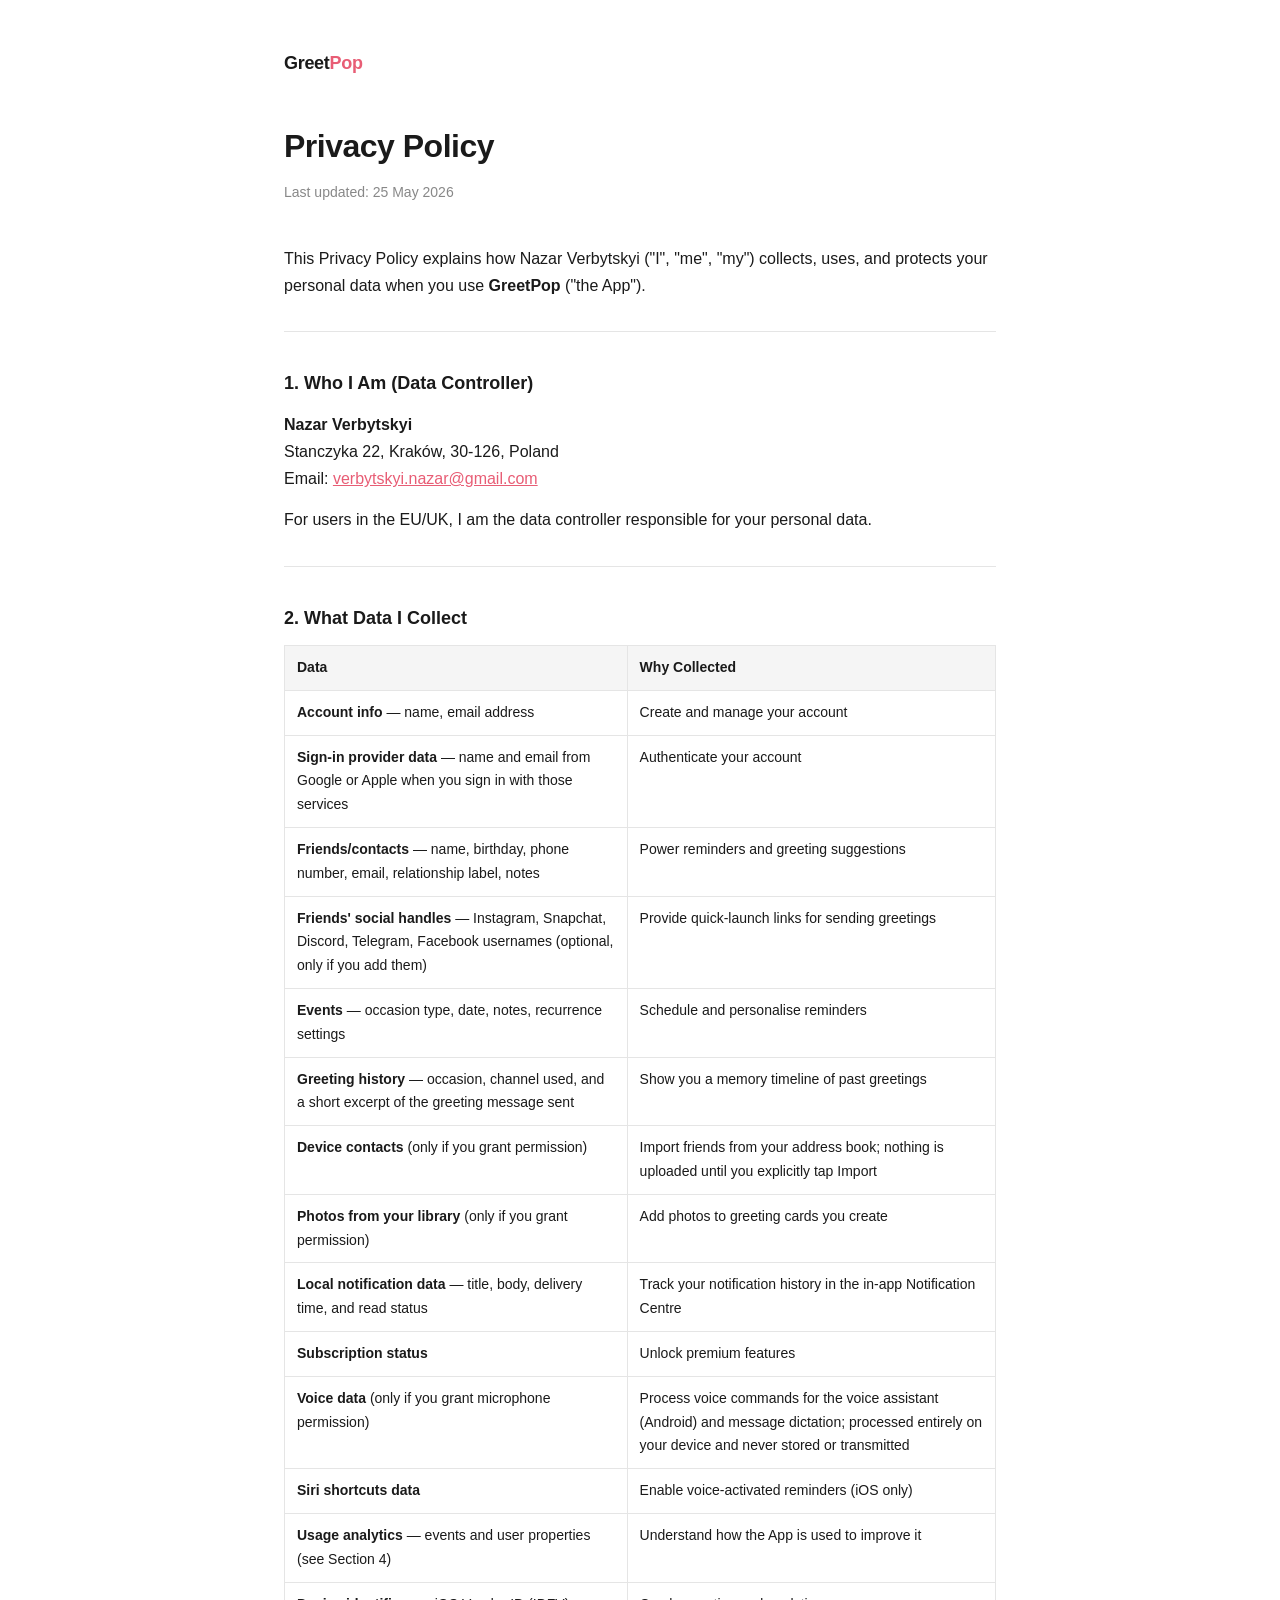
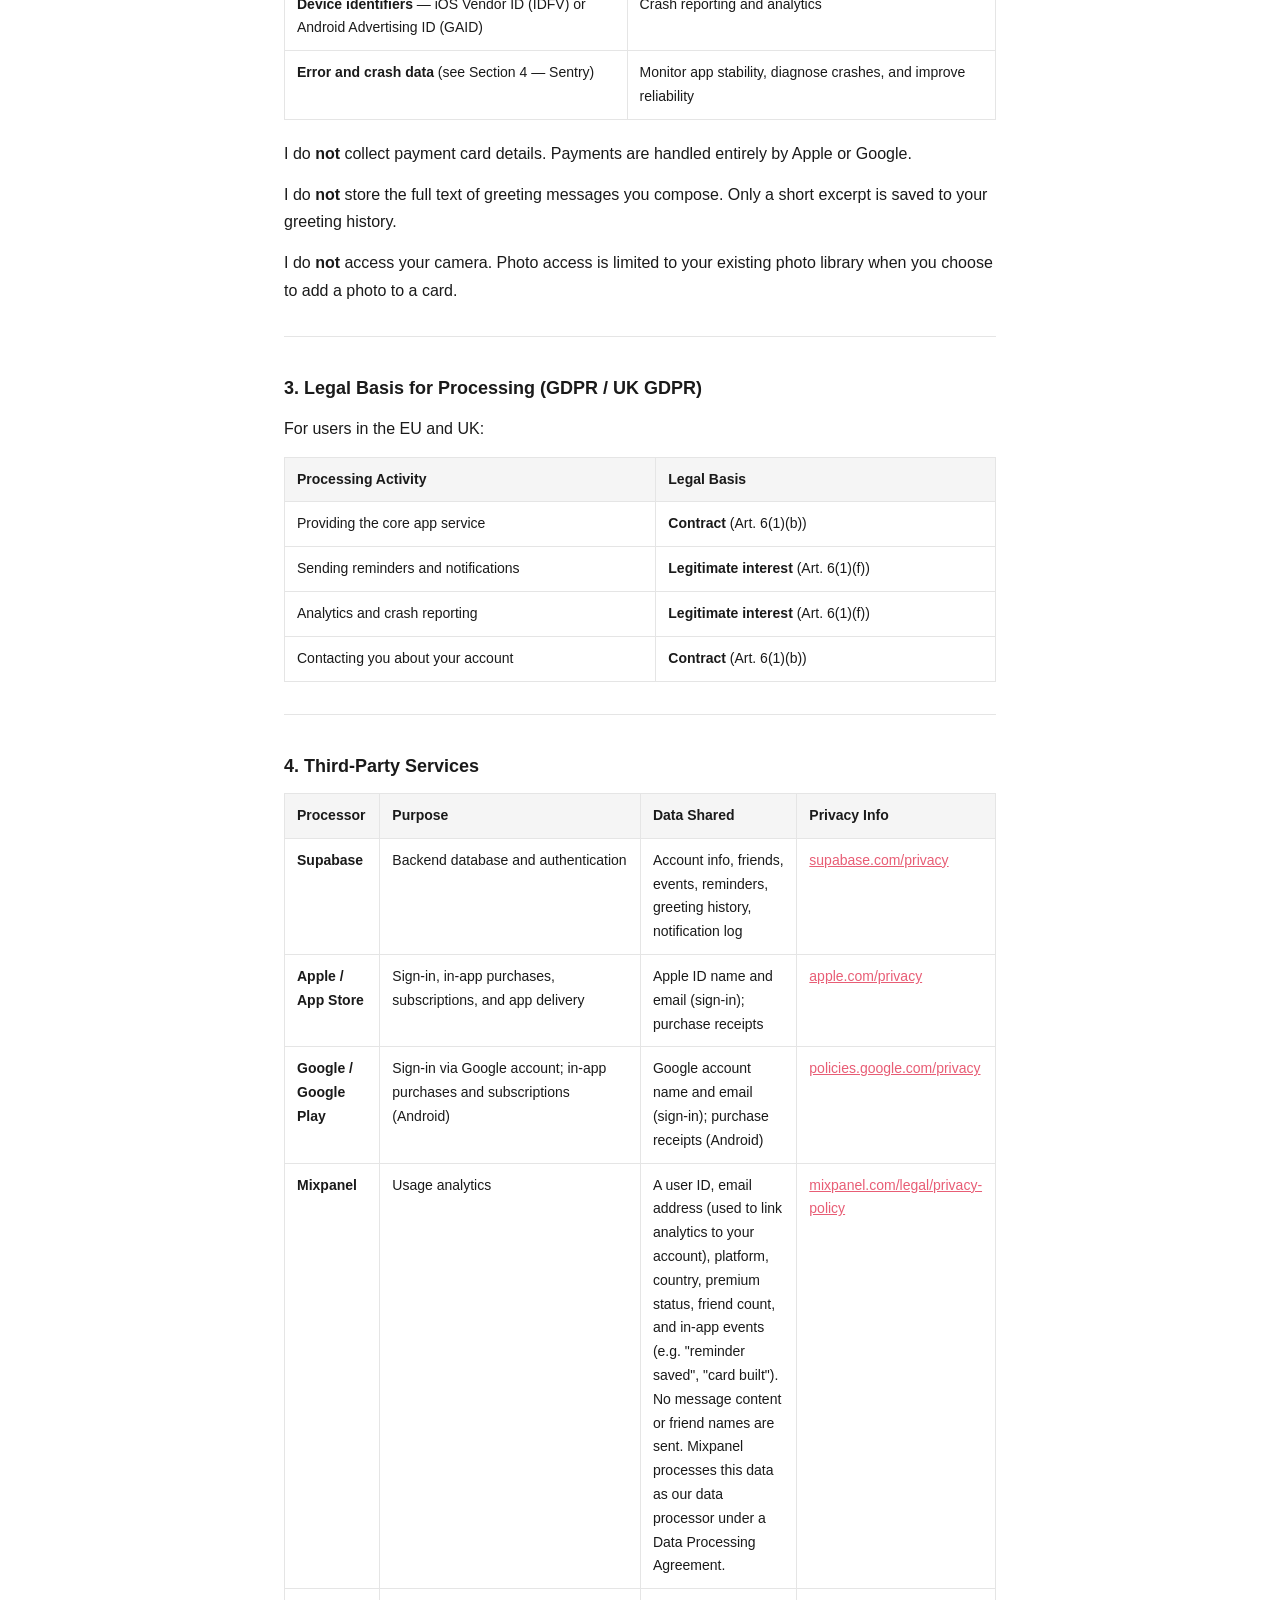
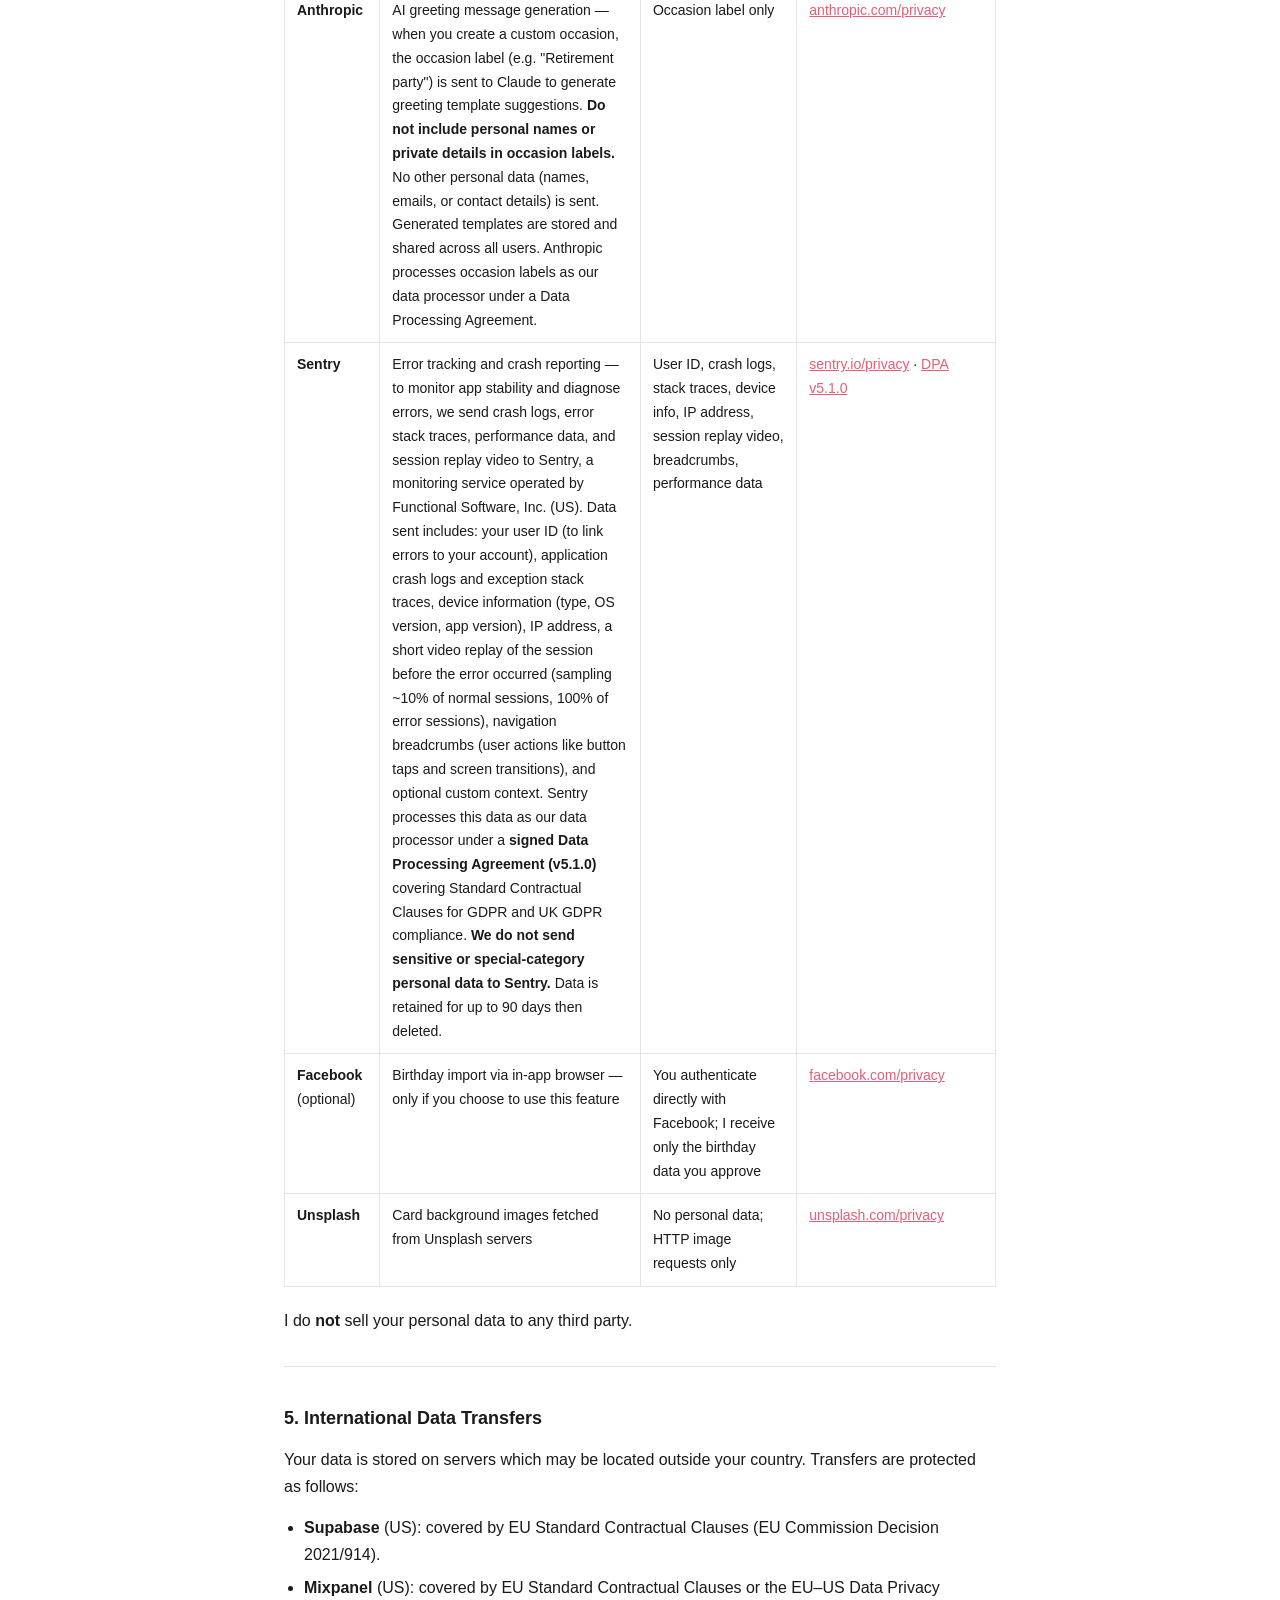
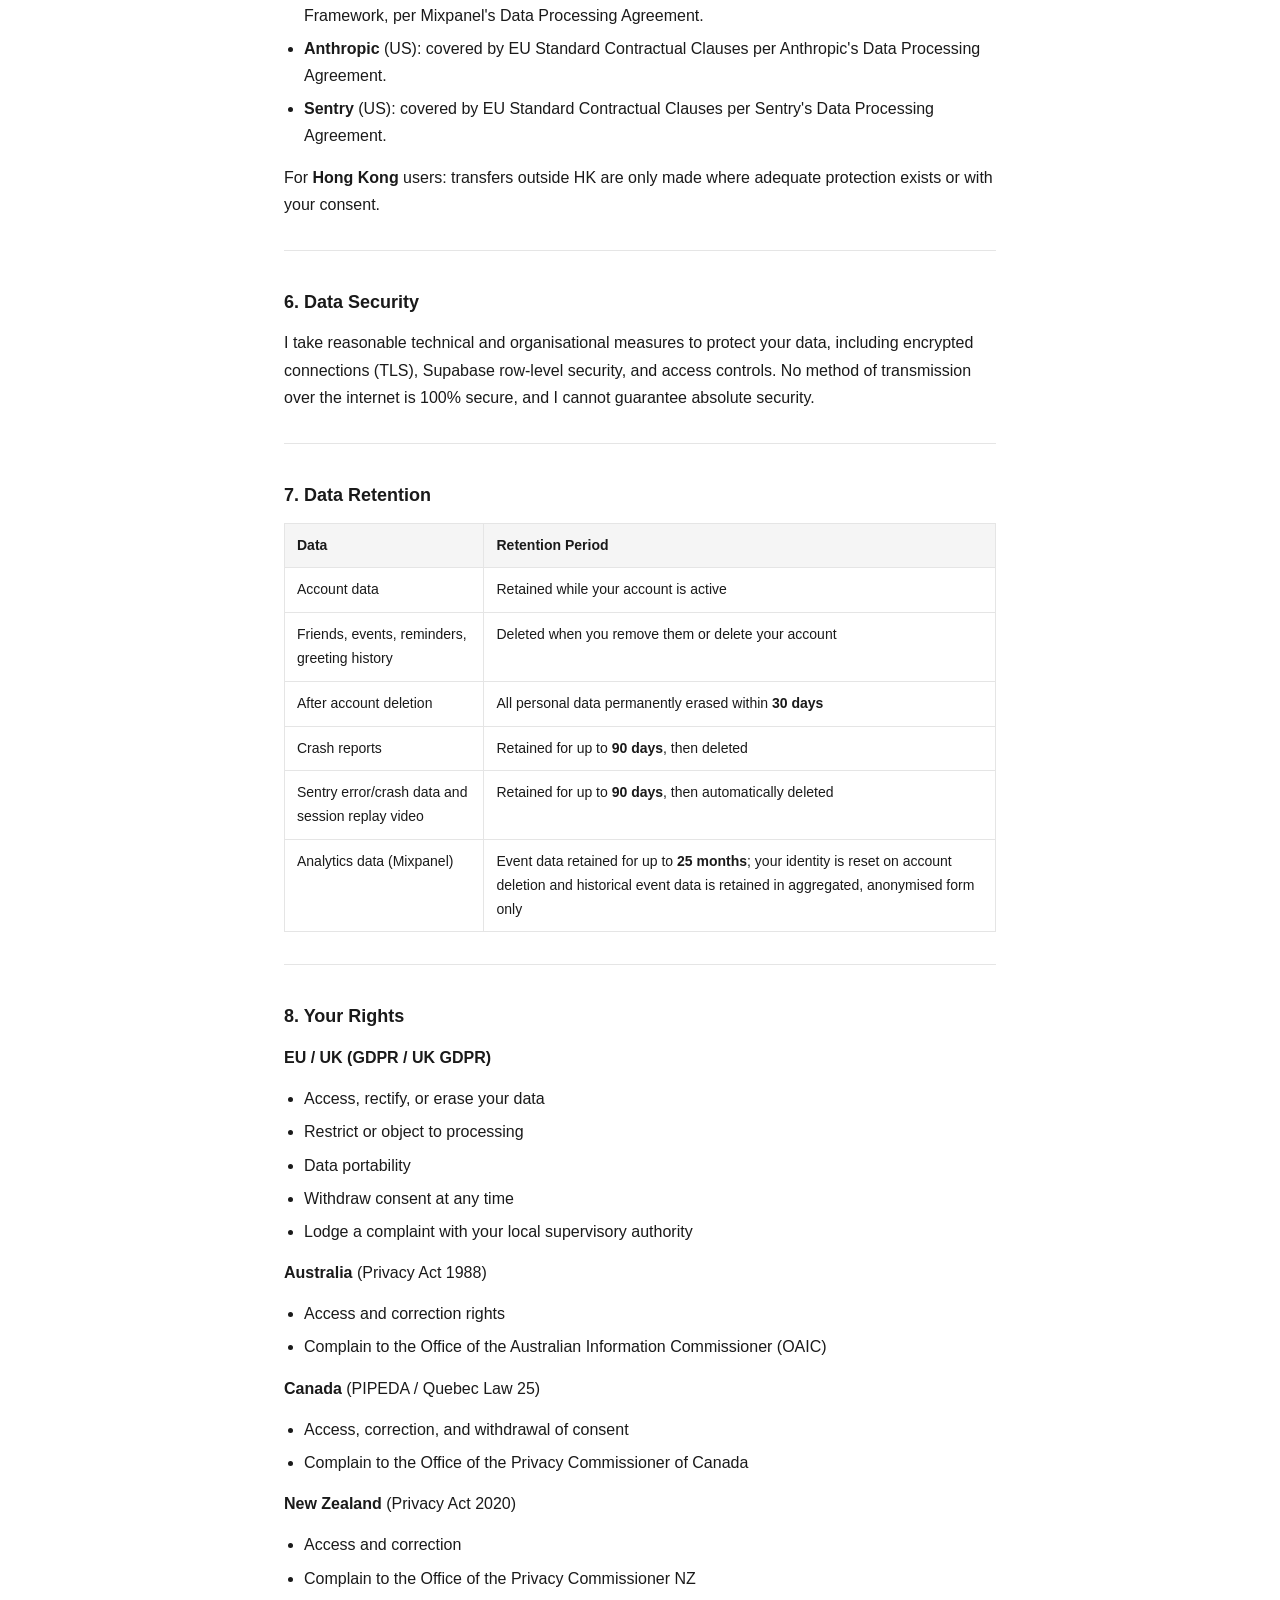
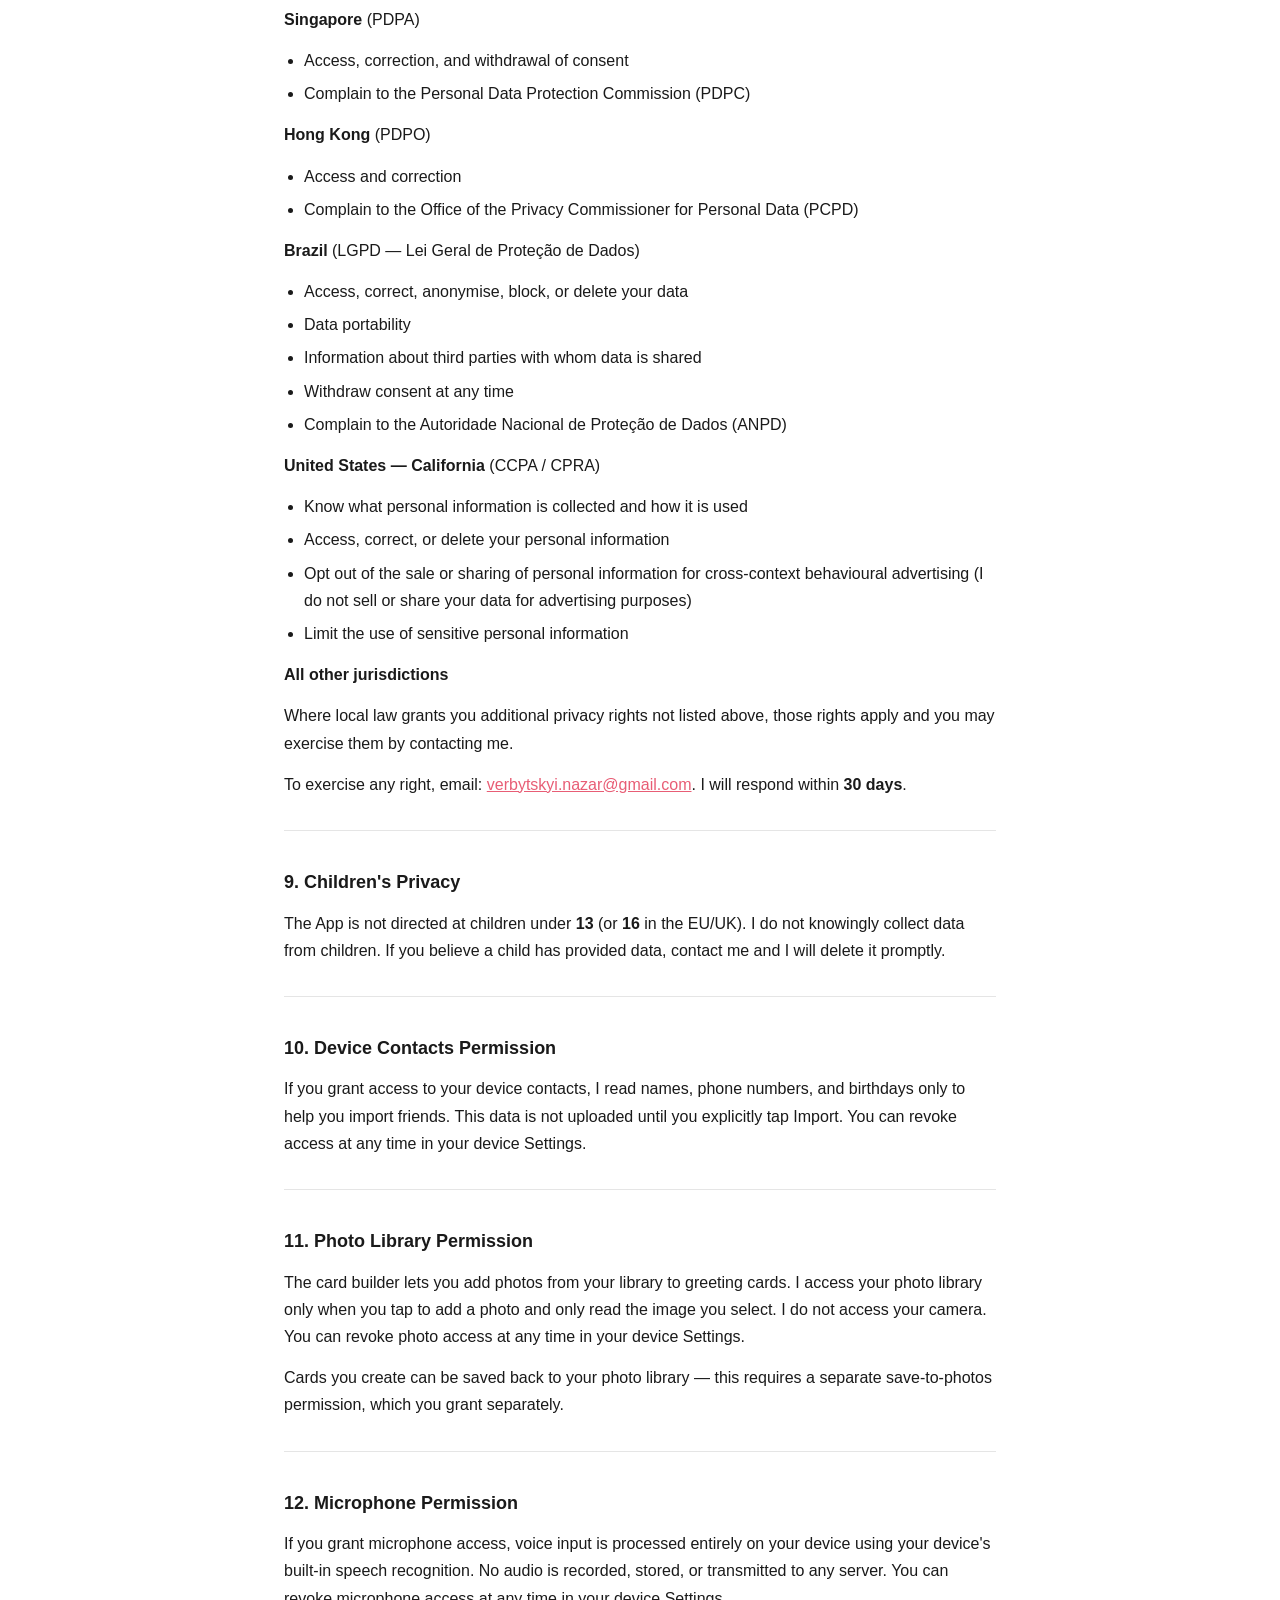
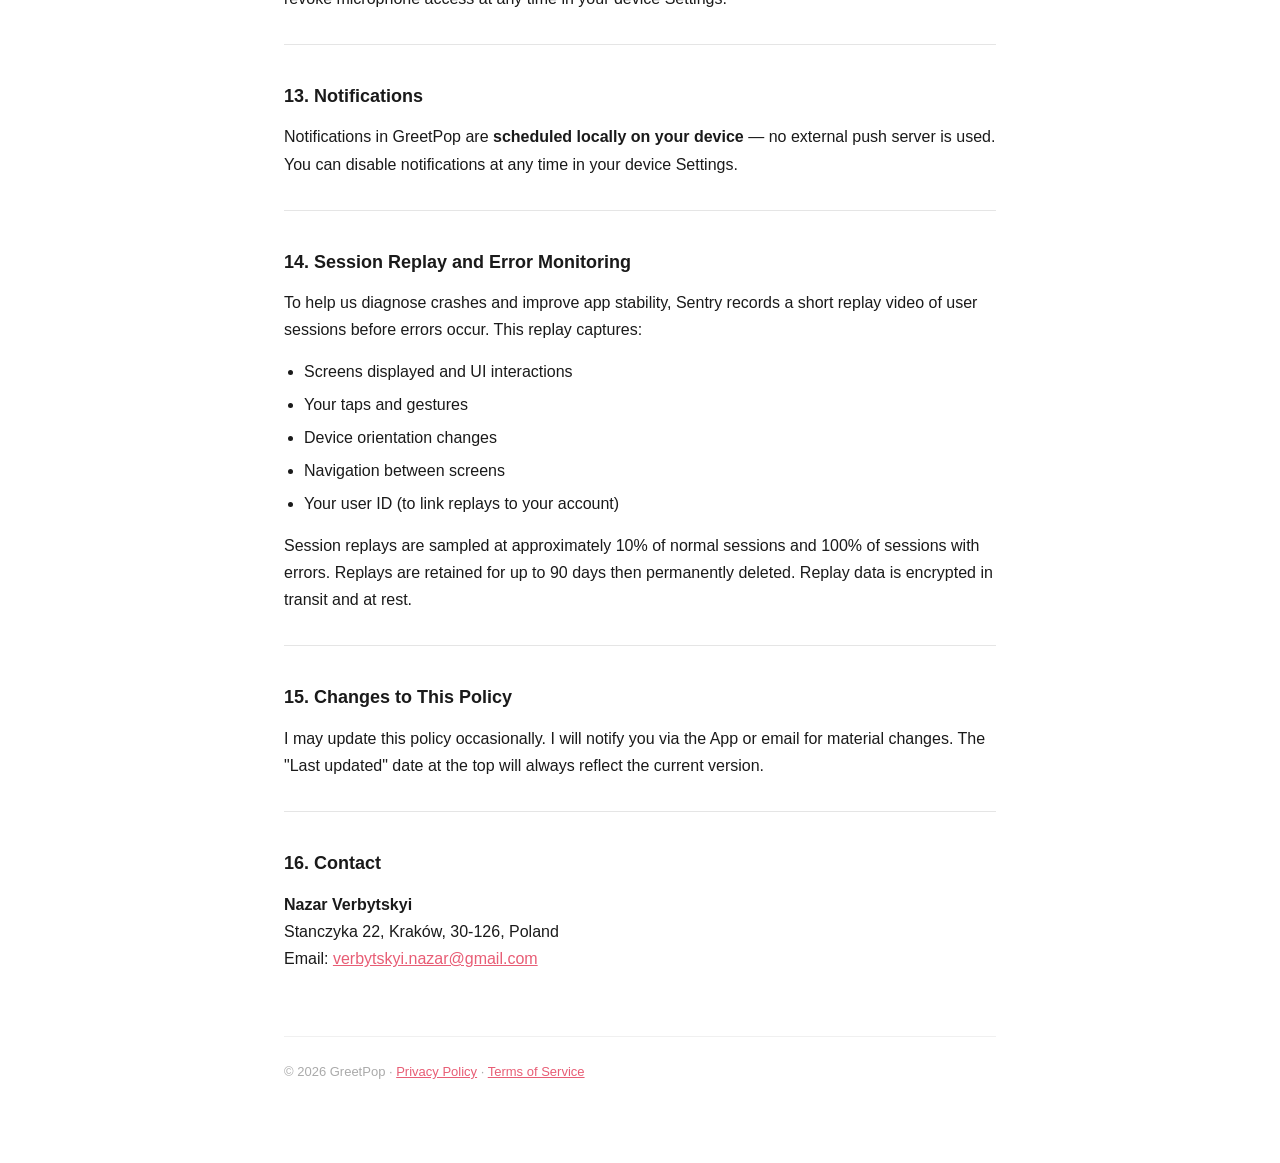
<file: privacy-policy.html>
<!DOCTYPE html>
<html lang="en">
<head>
  <meta charset="UTF-8" />
  <meta name="viewport" content="width=device-width, initial-scale=1.0" />
  <title>Privacy Policy — GreetPop</title>
  <link rel="stylesheet" href="style.css" />
</head>
<body>
  <div class="container">
    <header><a href="index.html">Greet<span>Pop</span></a></header>

    <h1>Privacy Policy</h1>
    <p class="updated">Last updated: 25 May 2026</p>

    <p>This Privacy Policy explains how Nazar Verbytskyi ("I", "me", "my") collects, uses, and protects your personal data when you use <strong>GreetPop</strong> ("the App").</p>

    <hr />

    <h2>1. Who I Am (Data Controller)</h2>
    <p><strong>Nazar Verbytskyi</strong><br />Stanczyka 22, Kraków, 30-126, Poland<br />Email: <a href="mailto:verbytskyi.nazar@gmail.com">verbytskyi.nazar@gmail.com</a></p>
    <p>For users in the EU/UK, I am the data controller responsible for your personal data.</p>

    <hr />

    <h2>2. What Data I Collect</h2>
    <table>
      <tr><th>Data</th><th>Why Collected</th></tr>
      <tr><td><strong>Account info</strong> — name, email address</td><td>Create and manage your account</td></tr>
      <tr><td><strong>Sign-in provider data</strong> — name and email from Google or Apple when you sign in with those services</td><td>Authenticate your account</td></tr>
      <tr><td><strong>Friends/contacts</strong> — name, birthday, phone number, email, relationship label, notes</td><td>Power reminders and greeting suggestions</td></tr>
      <tr><td><strong>Friends' social handles</strong> — Instagram, Snapchat, Discord, Telegram, Facebook usernames (optional, only if you add them)</td><td>Provide quick-launch links for sending greetings</td></tr>
      <tr><td><strong>Events</strong> — occasion type, date, notes, recurrence settings</td><td>Schedule and personalise reminders</td></tr>
      <tr><td><strong>Greeting history</strong> — occasion, channel used, and a short excerpt of the greeting message sent</td><td>Show you a memory timeline of past greetings</td></tr>
      <tr><td><strong>Device contacts</strong> (only if you grant permission)</td><td>Import friends from your address book; nothing is uploaded until you explicitly tap Import</td></tr>
      <tr><td><strong>Photos from your library</strong> (only if you grant permission)</td><td>Add photos to greeting cards you create</td></tr>
      <tr><td><strong>Local notification data</strong> — title, body, delivery time, and read status</td><td>Track your notification history in the in-app Notification Centre</td></tr>
      <tr><td><strong>Subscription status</strong></td><td>Unlock premium features</td></tr>
      <tr><td><strong>Voice data</strong> (only if you grant microphone permission)</td><td>Process voice commands for the voice assistant (Android) and message dictation; processed entirely on your device and never stored or transmitted</td></tr>
      <tr><td><strong>Siri shortcuts data</strong></td><td>Enable voice-activated reminders (iOS only)</td></tr>
      <tr><td><strong>Usage analytics</strong> — events and user properties (see Section 4)</td><td>Understand how the App is used to improve it</td></tr>
      <tr><td><strong>Device identifiers</strong> — iOS Vendor ID (IDFV) or Android Advertising ID (GAID)</td><td>Crash reporting and analytics</td></tr>
      <tr><td><strong>Error and crash data</strong> (see Section 4 — Sentry)</td><td>Monitor app stability, diagnose crashes, and improve reliability</td></tr>
    </table>
    <p>I do <strong>not</strong> collect payment card details. Payments are handled entirely by Apple or Google.</p>
    <p>I do <strong>not</strong> store the full text of greeting messages you compose. Only a short excerpt is saved to your greeting history.</p>
    <p>I do <strong>not</strong> access your camera. Photo access is limited to your existing photo library when you choose to add a photo to a card.</p>

    <hr />

    <h2>3. Legal Basis for Processing (GDPR / UK GDPR)</h2>
    <p>For users in the EU and UK:</p>
    <table>
      <tr><th>Processing Activity</th><th>Legal Basis</th></tr>
      <tr><td>Providing the core app service</td><td><strong>Contract</strong> (Art. 6(1)(b))</td></tr>
      <tr><td>Sending reminders and notifications</td><td><strong>Legitimate interest</strong> (Art. 6(1)(f))</td></tr>
      <tr><td>Analytics and crash reporting</td><td><strong>Legitimate interest</strong> (Art. 6(1)(f))</td></tr>
      <tr><td>Contacting you about your account</td><td><strong>Contract</strong> (Art. 6(1)(b))</td></tr>
    </table>

    <hr />

    <h2>4. Third-Party Services</h2>
    <table>
      <tr><th>Processor</th><th>Purpose</th><th>Data Shared</th><th>Privacy Info</th></tr>
      <tr>
        <td><strong>Supabase</strong></td>
        <td>Backend database and authentication</td>
        <td>Account info, friends, events, reminders, greeting history, notification log</td>
        <td><a href="https://supabase.com/privacy" target="_blank">supabase.com/privacy</a></td>
      </tr>
      <tr>
        <td><strong>Apple / App Store</strong></td>
        <td>Sign-in, in-app purchases, subscriptions, and app delivery</td>
        <td>Apple ID name and email (sign-in); purchase receipts</td>
        <td><a href="https://www.apple.com/privacy/" target="_blank">apple.com/privacy</a></td>
      </tr>
      <tr>
        <td><strong>Google / Google Play</strong></td>
        <td>Sign-in via Google account; in-app purchases and subscriptions (Android)</td>
        <td>Google account name and email (sign-in); purchase receipts (Android)</td>
        <td><a href="https://policies.google.com/privacy" target="_blank">policies.google.com/privacy</a></td>
      </tr>
      <tr>
        <td><strong>Mixpanel</strong></td>
        <td>Usage analytics</td>
        <td>A user ID, email address (used to link analytics to your account), platform, country, premium status, friend count, and in-app events (e.g. "reminder saved", "card built"). No message content or friend names are sent. Mixpanel processes this data as our data processor under a Data Processing Agreement.</td>
        <td><a href="https://mixpanel.com/legal/privacy-policy" target="_blank">mixpanel.com/legal/privacy-policy</a></td>
      </tr>
      <tr>
        <td><strong>Anthropic</strong></td>
        <td>AI greeting message generation — when you create a custom occasion, the occasion label (e.g. "Retirement party") is sent to Claude to generate greeting template suggestions. <strong>Do not include personal names or private details in occasion labels.</strong> No other personal data (names, emails, or contact details) is sent. Generated templates are stored and shared across all users. Anthropic processes occasion labels as our data processor under a Data Processing Agreement.</td>
        <td>Occasion label only</td>
        <td><a href="https://www.anthropic.com/privacy" target="_blank">anthropic.com/privacy</a></td>
      </tr>
      <tr>
        <td><strong>Sentry</strong></td>
        <td>Error tracking and crash reporting — to monitor app stability and diagnose errors, we send crash logs, error stack traces, performance data, and session replay video to Sentry, a monitoring service operated by Functional Software, Inc. (US). Data sent includes: your user ID (to link errors to your account), application crash logs and exception stack traces, device information (type, OS version, app version), IP address, a short video replay of the session before the error occurred (sampling ~10% of normal sessions, 100% of error sessions), navigation breadcrumbs (user actions like button taps and screen transitions), and optional custom context. Sentry processes this data as our data processor under a <strong>signed Data Processing Agreement (v5.1.0)</strong> covering Standard Contractual Clauses for GDPR and UK GDPR compliance. <strong>We do not send sensitive or special-category personal data to Sentry.</strong> Data is retained for up to 90 days then deleted.</td>
        <td>User ID, crash logs, stack traces, device info, IP address, session replay video, breadcrumbs, performance data</td>
        <td><a href="https://sentry.io/privacy/" target="_blank">sentry.io/privacy</a> · <a href="https://sentry.io/legal/dpa/5.1.0/in-app/" target="_blank">DPA v5.1.0</a></td>
      </tr>
      <tr>
        <td><strong>Facebook</strong> (optional)</td>
        <td>Birthday import via in-app browser — only if you choose to use this feature</td>
        <td>You authenticate directly with Facebook; I receive only the birthday data you approve</td>
        <td><a href="https://www.facebook.com/privacy/policy" target="_blank">facebook.com/privacy</a></td>
      </tr>
      <tr>
        <td><strong>Unsplash</strong></td>
        <td>Card background images fetched from Unsplash servers</td>
        <td>No personal data; HTTP image requests only</td>
        <td><a href="https://unsplash.com/privacy" target="_blank">unsplash.com/privacy</a></td>
      </tr>
    </table>
    <p>I do <strong>not</strong> sell your personal data to any third party.</p>

    <hr />

    <h2>5. International Data Transfers</h2>
    <p>Your data is stored on servers which may be located outside your country. Transfers are protected as follows:</p>
    <ul>
      <li><strong>Supabase</strong> (US): covered by EU Standard Contractual Clauses (EU Commission Decision 2021/914).</li>
      <li><strong>Mixpanel</strong> (US): covered by EU Standard Contractual Clauses or the EU–US Data Privacy Framework, per Mixpanel's Data Processing Agreement.</li>
      <li><strong>Anthropic</strong> (US): covered by EU Standard Contractual Clauses per Anthropic's Data Processing Agreement.</li>
      <li><strong>Sentry</strong> (US): covered by EU Standard Contractual Clauses per Sentry's Data Processing Agreement.</li>
    </ul>
    <p>For <strong>Hong Kong</strong> users: transfers outside HK are only made where adequate protection exists or with your consent.</p>

    <hr />

    <h2>6. Data Security</h2>
    <p>I take reasonable technical and organisational measures to protect your data, including encrypted connections (TLS), Supabase row-level security, and access controls. No method of transmission over the internet is 100% secure, and I cannot guarantee absolute security.</p>

    <hr />

    <h2>7. Data Retention</h2>
    <table>
      <tr><th>Data</th><th>Retention Period</th></tr>
      <tr><td>Account data</td><td>Retained while your account is active</td></tr>
      <tr><td>Friends, events, reminders, greeting history</td><td>Deleted when you remove them or delete your account</td></tr>
      <tr><td>After account deletion</td><td>All personal data permanently erased within <strong>30 days</strong></td></tr>
      <tr><td>Crash reports</td><td>Retained for up to <strong>90 days</strong>, then deleted</td></tr>
      <tr><td>Sentry error/crash data and session replay video</td><td>Retained for up to <strong>90 days</strong>, then automatically deleted</td></tr>
      <tr><td>Analytics data (Mixpanel)</td><td>Event data retained for up to <strong>25 months</strong>; your identity is reset on account deletion and historical event data is retained in aggregated, anonymised form only</td></tr>
    </table>

    <hr />

    <h2>8. Your Rights</h2>

    <p><strong>EU / UK (GDPR / UK GDPR)</strong></p>
    <ul>
      <li>Access, rectify, or erase your data</li>
      <li>Restrict or object to processing</li>
      <li>Data portability</li>
      <li>Withdraw consent at any time</li>
      <li>Lodge a complaint with your local supervisory authority</li>
    </ul>

    <p><strong>Australia</strong> (Privacy Act 1988)</p>
    <ul>
      <li>Access and correction rights</li>
      <li>Complain to the Office of the Australian Information Commissioner (OAIC)</li>
    </ul>

    <p><strong>Canada</strong> (PIPEDA / Quebec Law 25)</p>
    <ul>
      <li>Access, correction, and withdrawal of consent</li>
      <li>Complain to the Office of the Privacy Commissioner of Canada</li>
    </ul>

    <p><strong>New Zealand</strong> (Privacy Act 2020)</p>
    <ul>
      <li>Access and correction</li>
      <li>Complain to the Office of the Privacy Commissioner NZ</li>
    </ul>

    <p><strong>Singapore</strong> (PDPA)</p>
    <ul>
      <li>Access, correction, and withdrawal of consent</li>
      <li>Complain to the Personal Data Protection Commission (PDPC)</li>
    </ul>

    <p><strong>Hong Kong</strong> (PDPO)</p>
    <ul>
      <li>Access and correction</li>
      <li>Complain to the Office of the Privacy Commissioner for Personal Data (PCPD)</li>
    </ul>

    <p><strong>Brazil</strong> (LGPD — Lei Geral de Proteção de Dados)</p>
    <ul>
      <li>Access, correct, anonymise, block, or delete your data</li>
      <li>Data portability</li>
      <li>Information about third parties with whom data is shared</li>
      <li>Withdraw consent at any time</li>
      <li>Complain to the Autoridade Nacional de Proteção de Dados (ANPD)</li>
    </ul>

    <p><strong>United States — California</strong> (CCPA / CPRA)</p>
    <ul>
      <li>Know what personal information is collected and how it is used</li>
      <li>Access, correct, or delete your personal information</li>
      <li>Opt out of the sale or sharing of personal information for cross-context behavioural advertising (I do not sell or share your data for advertising purposes)</li>
      <li>Limit the use of sensitive personal information</li>
    </ul>

    <p><strong>All other jurisdictions</strong></p>
    <p>Where local law grants you additional privacy rights not listed above, those rights apply and you may exercise them by contacting me.</p>

    <p>To exercise any right, email: <a href="mailto:verbytskyi.nazar@gmail.com">verbytskyi.nazar@gmail.com</a>. I will respond within <strong>30 days</strong>.</p>

    <hr />

    <h2>9. Children's Privacy</h2>
    <p>The App is not directed at children under <strong>13</strong> (or <strong>16</strong> in the EU/UK). I do not knowingly collect data from children. If you believe a child has provided data, contact me and I will delete it promptly.</p>

    <hr />

    <h2>10. Device Contacts Permission</h2>
    <p>If you grant access to your device contacts, I read names, phone numbers, and birthdays only to help you import friends. This data is not uploaded until you explicitly tap Import. You can revoke access at any time in your device Settings.</p>

    <hr />

    <h2>11. Photo Library Permission</h2>
    <p>The card builder lets you add photos from your library to greeting cards. I access your photo library only when you tap to add a photo and only read the image you select. I do not access your camera. You can revoke photo access at any time in your device Settings.</p>
    <p>Cards you create can be saved back to your photo library — this requires a separate save-to-photos permission, which you grant separately.</p>

    <hr />

    <h2>12. Microphone Permission</h2>
    <p>If you grant microphone access, voice input is processed entirely on your device using your device's built-in speech recognition. No audio is recorded, stored, or transmitted to any server. You can revoke microphone access at any time in your device Settings.</p>

    <hr />

    <h2>13. Notifications</h2>
    <p>Notifications in GreetPop are <strong>scheduled locally on your device</strong> — no external push server is used. You can disable notifications at any time in your device Settings.</p>

    <hr />

    <h2>14. Session Replay and Error Monitoring</h2>
    <p>To help us diagnose crashes and improve app stability, Sentry records a short replay video of user sessions before errors occur. This replay captures:</p>
    <ul>
      <li>Screens displayed and UI interactions</li>
      <li>Your taps and gestures</li>
      <li>Device orientation changes</li>
      <li>Navigation between screens</li>
      <li>Your user ID (to link replays to your account)</li>
    </ul>
    <p>Session replays are sampled at approximately 10% of normal sessions and 100% of sessions with errors. Replays are retained for up to 90 days then permanently deleted. Replay data is encrypted in transit and at rest.</p>

    <hr />

    <h2>15. Changes to This Policy</h2>
    <p>I may update this policy occasionally. I will notify you via the App or email for material changes. The "Last updated" date at the top will always reflect the current version.</p>

    <hr />

    <h2>16. Contact</h2>
    <p><strong>Nazar Verbytskyi</strong><br />Stanczyka 22, Kraków, 30-126, Poland<br />Email: <a href="mailto:verbytskyi.nazar@gmail.com">verbytskyi.nazar@gmail.com</a></p>

    <footer>© 2026 GreetPop · <a href="privacy-policy.html">Privacy Policy</a> · <a href="terms-of-service.html">Terms of Service</a></footer>
  </div>
</body>
</html>
</file>
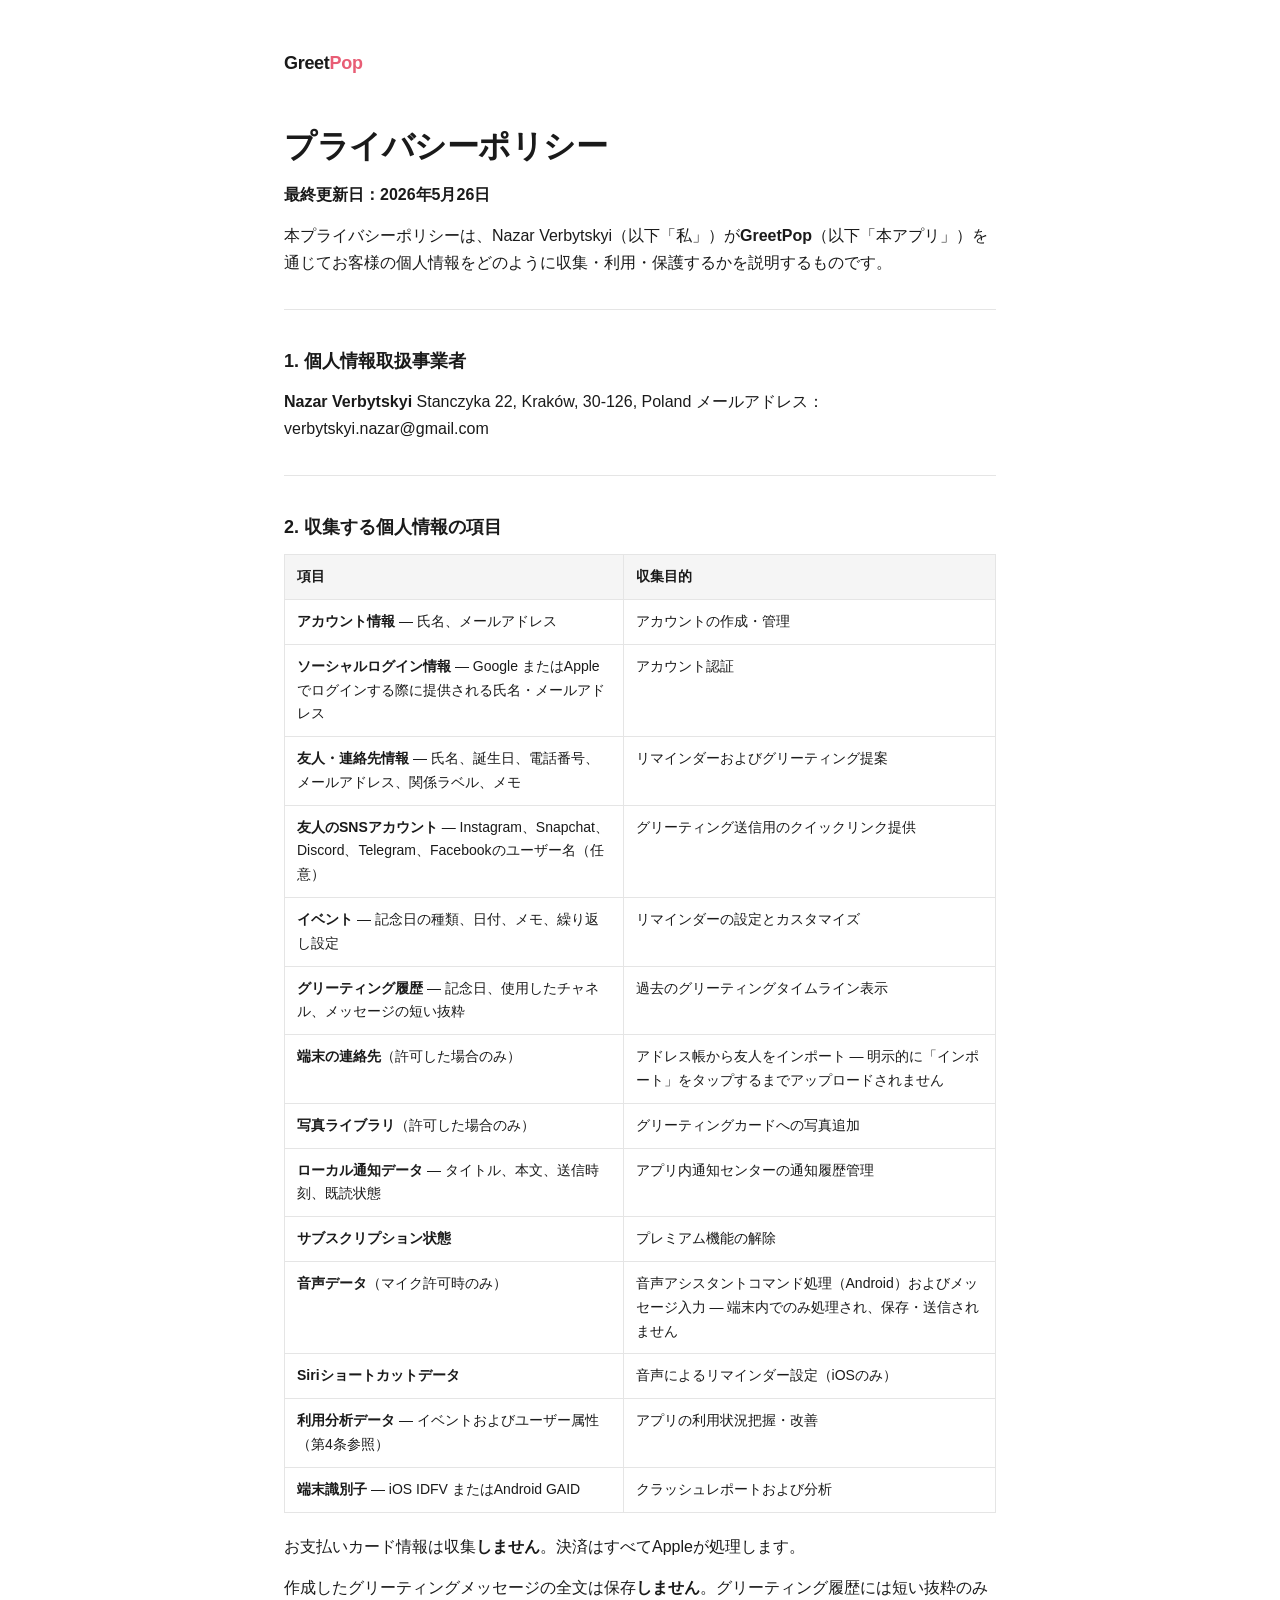
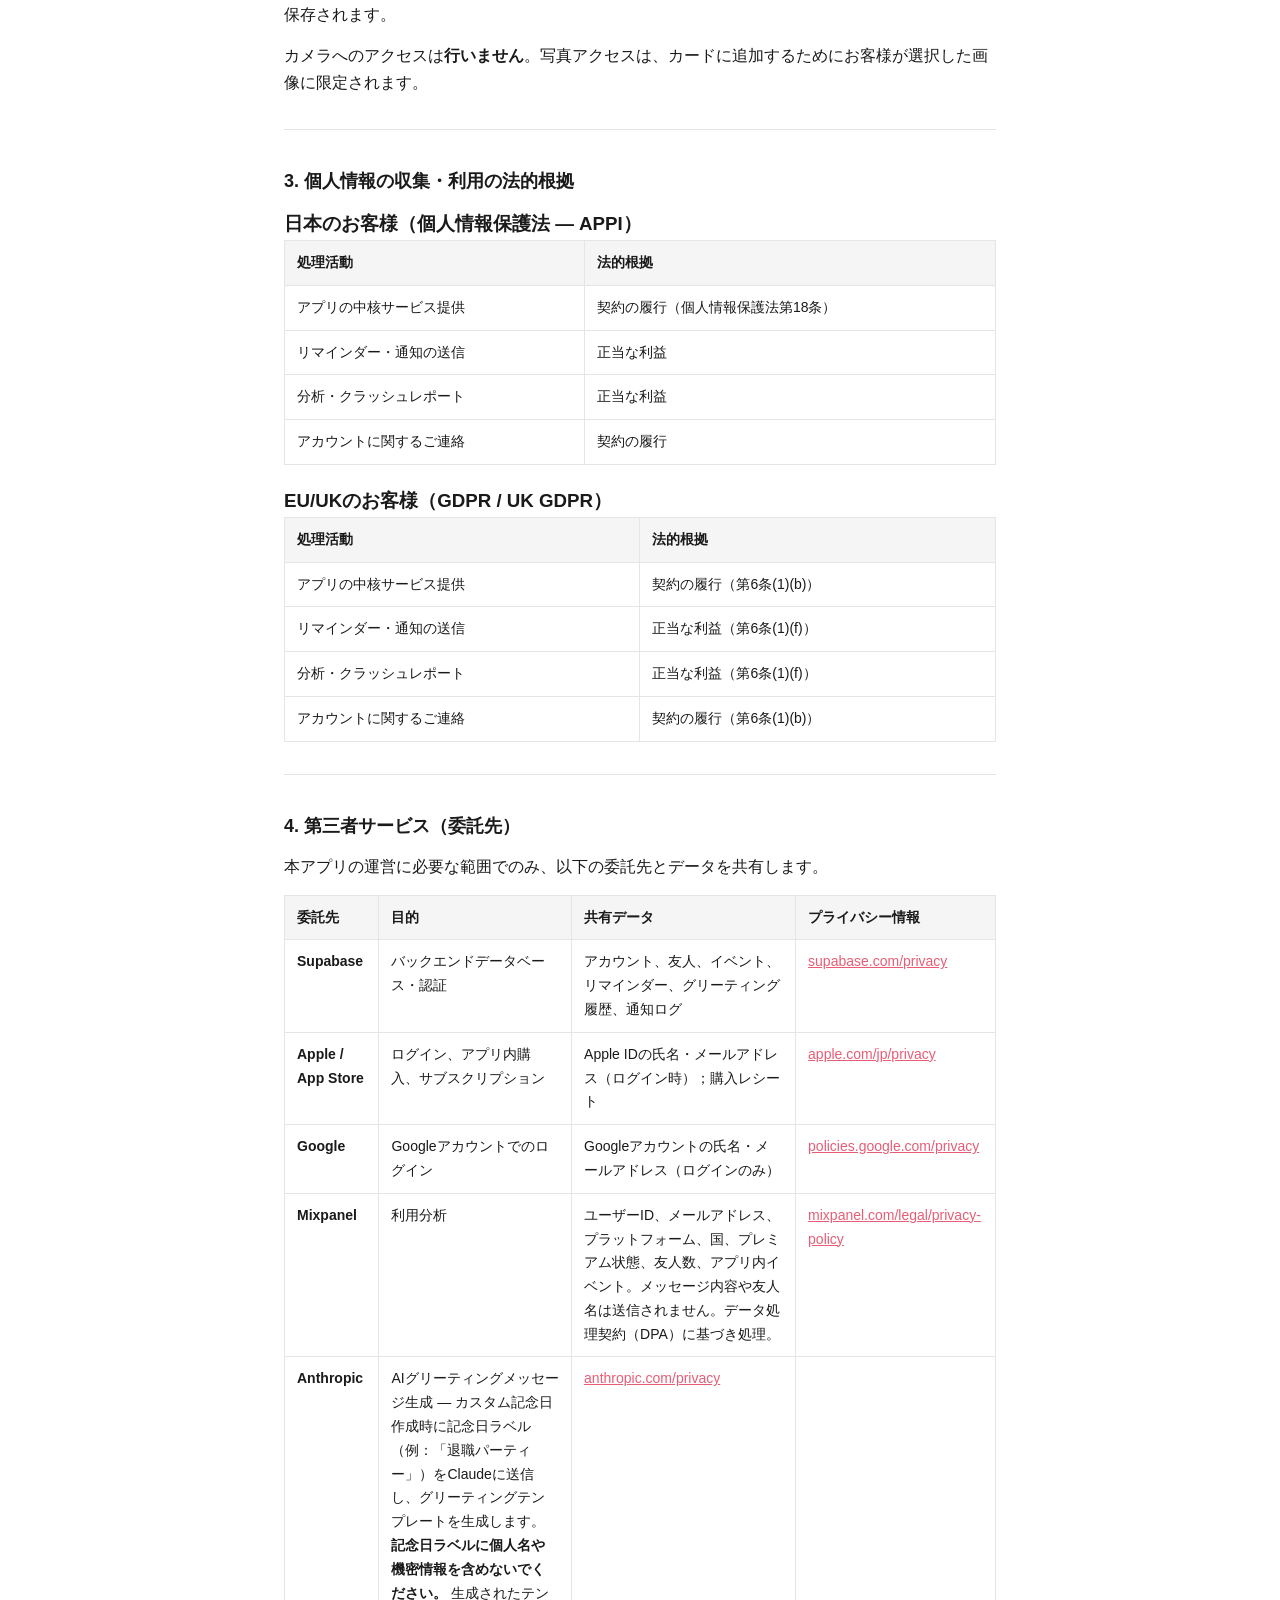
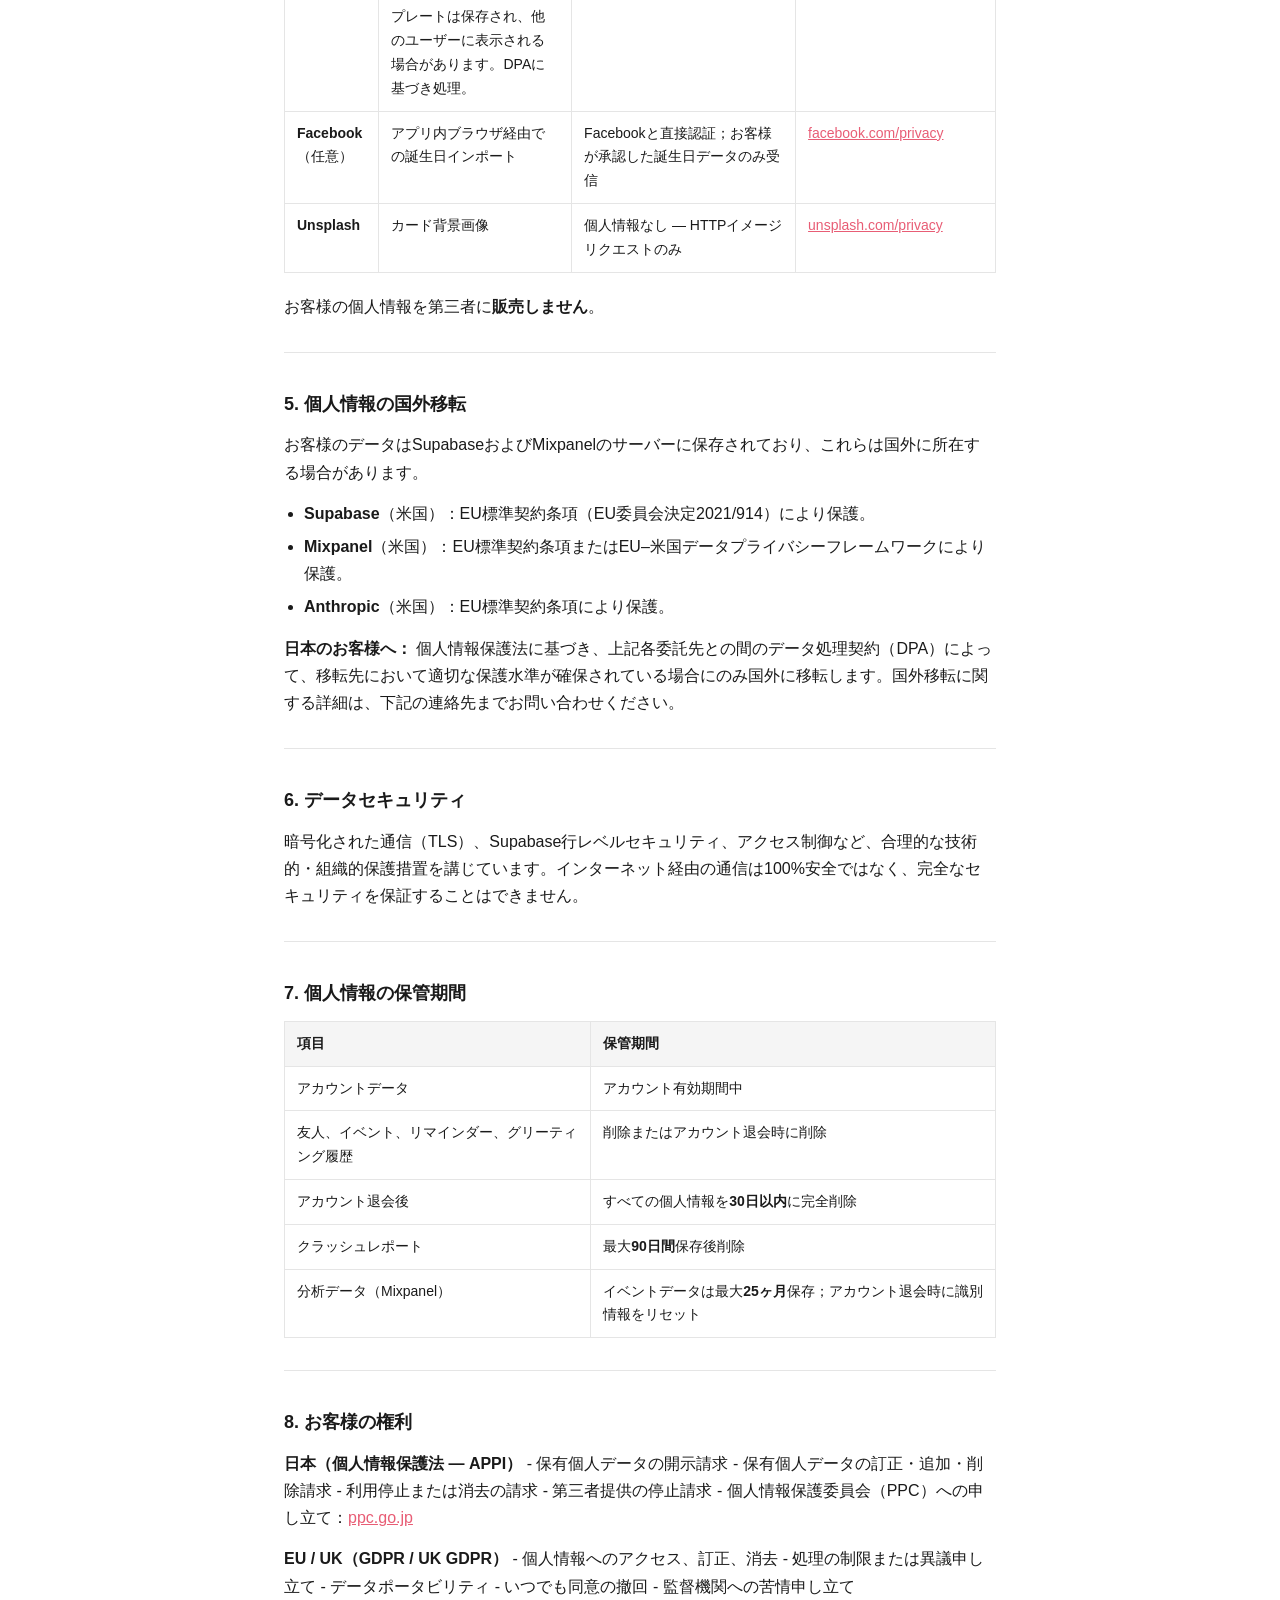
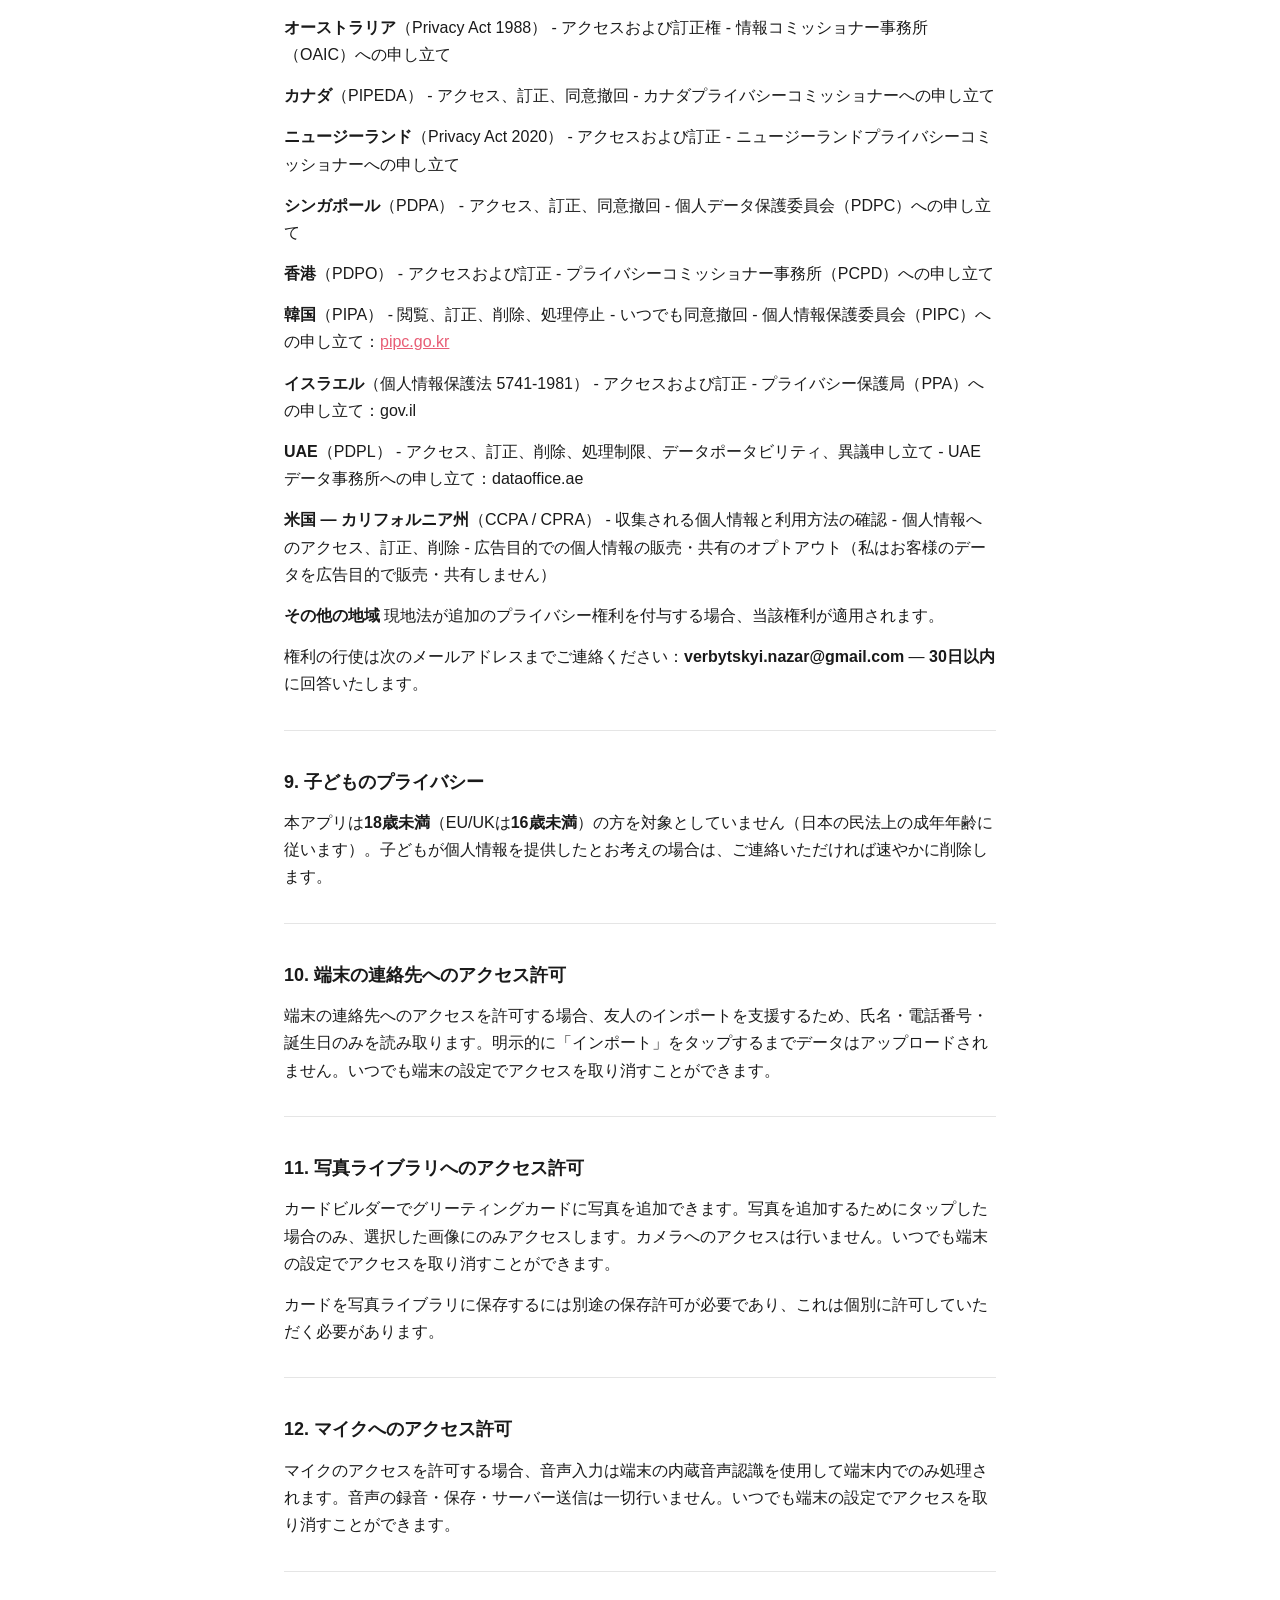
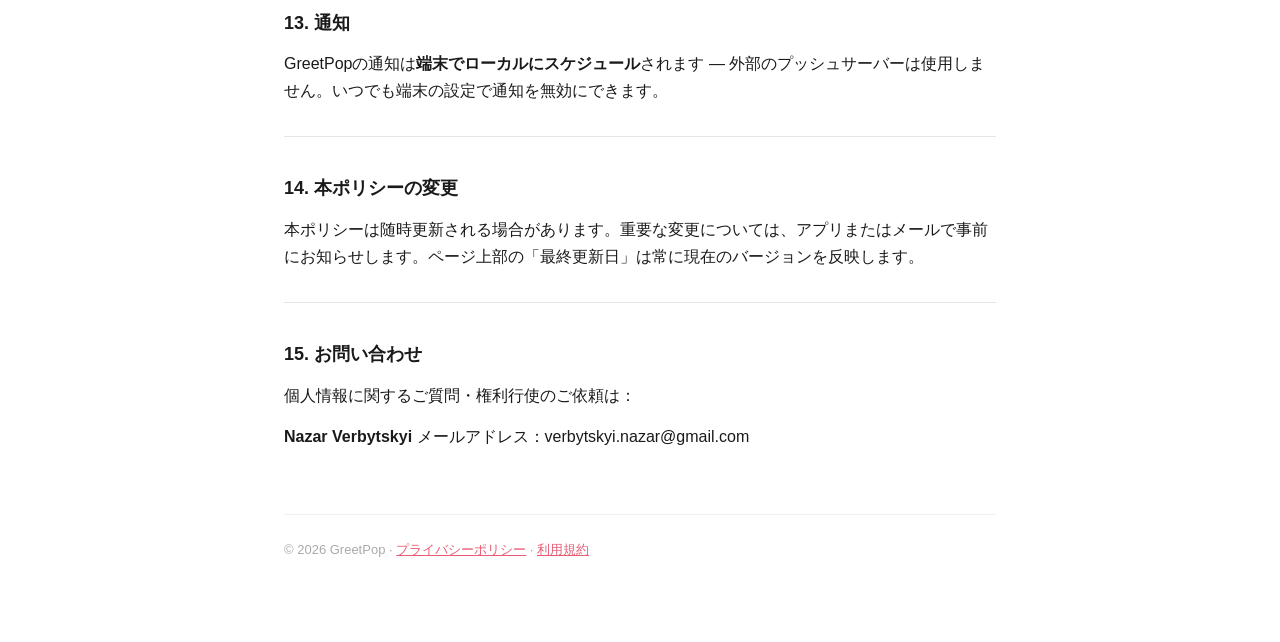
<file: privacy-policy.ja.html>
<!DOCTYPE html>
<html lang="ja">
<head>
  <meta charset="UTF-8" />
  <meta name="viewport" content="width=device-width, initial-scale=1.0" />
  <title>プライバシーポリシー — GreetPop</title>
  <link rel="stylesheet" href="style.css" />
</head>
<body>
  <div class="container">
    <header><a href="index.html">Greet<span>Pop</span></a></header>

    <h1>プライバシーポリシー</h1>
    <p><strong>最終更新日：2026年5月26日</strong></p>
    <p>本プライバシーポリシーは、Nazar Verbytskyi（以下「私」）が<strong>GreetPop</strong>（以下「本アプリ」）を通じてお客様の個人情報をどのように収集・利用・保護するかを説明するものです。</p>
    <hr />
    <h2>1. 個人情報取扱事業者</h2>
    <p><strong>Nazar Verbytskyi</strong>
    Stanczyka 22, Kraków, 30-126, Poland
    メールアドレス：verbytskyi.nazar@gmail.com</p>
    <hr />
    <h2>2. 収集する個人情報の項目</h2>
    <table>
    <thead>
    <tr>
    <th>項目</th>
    <th>収集目的</th>
    </tr>
    </thead>
    <tbody>
    <tr>
    <td><strong>アカウント情報</strong> — 氏名、メールアドレス</td>
    <td>アカウントの作成・管理</td>
    </tr>
    <tr>
    <td><strong>ソーシャルログイン情報</strong> — Google またはAppleでログインする際に提供される氏名・メールアドレス</td>
    <td>アカウント認証</td>
    </tr>
    <tr>
    <td><strong>友人・連絡先情報</strong> — 氏名、誕生日、電話番号、メールアドレス、関係ラベル、メモ</td>
    <td>リマインダーおよびグリーティング提案</td>
    </tr>
    <tr>
    <td><strong>友人のSNSアカウント</strong> — Instagram、Snapchat、Discord、Telegram、Facebookのユーザー名（任意）</td>
    <td>グリーティング送信用のクイックリンク提供</td>
    </tr>
    <tr>
    <td><strong>イベント</strong> — 記念日の種類、日付、メモ、繰り返し設定</td>
    <td>リマインダーの設定とカスタマイズ</td>
    </tr>
    <tr>
    <td><strong>グリーティング履歴</strong> — 記念日、使用したチャネル、メッセージの短い抜粋</td>
    <td>過去のグリーティングタイムライン表示</td>
    </tr>
    <tr>
    <td><strong>端末の連絡先</strong>（許可した場合のみ）</td>
    <td>アドレス帳から友人をインポート — 明示的に「インポート」をタップするまでアップロードされません</td>
    </tr>
    <tr>
    <td><strong>写真ライブラリ</strong>（許可した場合のみ）</td>
    <td>グリーティングカードへの写真追加</td>
    </tr>
    <tr>
    <td><strong>ローカル通知データ</strong> — タイトル、本文、送信時刻、既読状態</td>
    <td>アプリ内通知センターの通知履歴管理</td>
    </tr>
    <tr>
    <td><strong>サブスクリプション状態</strong></td>
    <td>プレミアム機能の解除</td>
    </tr>
    <tr>
    <td><strong>音声データ</strong>（マイク許可時のみ）</td>
    <td>音声アシスタントコマンド処理（Android）およびメッセージ入力 — 端末内でのみ処理され、保存・送信されません</td>
    </tr>
    <tr>
    <td><strong>Siriショートカットデータ</strong></td>
    <td>音声によるリマインダー設定（iOSのみ）</td>
    </tr>
    <tr>
    <td><strong>利用分析データ</strong> — イベントおよびユーザー属性（第4条参照）</td>
    <td>アプリの利用状況把握・改善</td>
    </tr>
    <tr>
    <td><strong>端末識別子</strong> — iOS IDFV またはAndroid GAID</td>
    <td>クラッシュレポートおよび分析</td>
    </tr>
    </tbody>
    </table>
    <p>お支払いカード情報は収集<strong>しません</strong>。決済はすべてAppleが処理します。</p>
    <p>作成したグリーティングメッセージの全文は保存<strong>しません</strong>。グリーティング履歴には短い抜粋のみ保存されます。</p>
    <p>カメラへのアクセスは<strong>行いません</strong>。写真アクセスは、カードに追加するためにお客様が選択した画像に限定されます。</p>
    <hr />
    <h2>3. 個人情報の収集・利用の法的根拠</h2>
    <h3>日本のお客様（個人情報保護法 — APPI）</h3>
    <table>
    <thead>
    <tr>
    <th>処理活動</th>
    <th>法的根拠</th>
    </tr>
    </thead>
    <tbody>
    <tr>
    <td>アプリの中核サービス提供</td>
    <td>契約の履行（個人情報保護法第18条）</td>
    </tr>
    <tr>
    <td>リマインダー・通知の送信</td>
    <td>正当な利益</td>
    </tr>
    <tr>
    <td>分析・クラッシュレポート</td>
    <td>正当な利益</td>
    </tr>
    <tr>
    <td>アカウントに関するご連絡</td>
    <td>契約の履行</td>
    </tr>
    </tbody>
    </table>
    <h3>EU/UKのお客様（GDPR / UK GDPR）</h3>
    <table>
    <thead>
    <tr>
    <th>処理活動</th>
    <th>法的根拠</th>
    </tr>
    </thead>
    <tbody>
    <tr>
    <td>アプリの中核サービス提供</td>
    <td>契約の履行（第6条(1)(b)）</td>
    </tr>
    <tr>
    <td>リマインダー・通知の送信</td>
    <td>正当な利益（第6条(1)(f)）</td>
    </tr>
    <tr>
    <td>分析・クラッシュレポート</td>
    <td>正当な利益（第6条(1)(f)）</td>
    </tr>
    <tr>
    <td>アカウントに関するご連絡</td>
    <td>契約の履行（第6条(1)(b)）</td>
    </tr>
    </tbody>
    </table>
    <hr />
    <h2>4. 第三者サービス（委託先）</h2>
    <p>本アプリの運営に必要な範囲でのみ、以下の委託先とデータを共有します。</p>
    <table>
    <thead>
    <tr>
    <th>委託先</th>
    <th>目的</th>
    <th>共有データ</th>
    <th>プライバシー情報</th>
    </tr>
    </thead>
    <tbody>
    <tr>
    <td><strong>Supabase</strong></td>
    <td>バックエンドデータベース・認証</td>
    <td>アカウント、友人、イベント、リマインダー、グリーティング履歴、通知ログ</td>
    <td><a href="https://supabase.com/privacy">supabase.com/privacy</a></td>
    </tr>
    <tr>
    <td><strong>Apple / App Store</strong></td>
    <td>ログイン、アプリ内購入、サブスクリプション</td>
    <td>Apple IDの氏名・メールアドレス（ログイン時）；購入レシート</td>
    <td><a href="https://www.apple.com/jp/privacy/">apple.com/jp/privacy</a></td>
    </tr>
    <tr>
    <td><strong>Google</strong></td>
    <td>Googleアカウントでのログイン</td>
    <td>Googleアカウントの氏名・メールアドレス（ログインのみ）</td>
    <td><a href="https://policies.google.com/privacy">policies.google.com/privacy</a></td>
    </tr>
    <tr>
    <td><strong>Mixpanel</strong></td>
    <td>利用分析</td>
    <td>ユーザーID、メールアドレス、プラットフォーム、国、プレミアム状態、友人数、アプリ内イベント。メッセージ内容や友人名は送信されません。データ処理契約（DPA）に基づき処理。</td>
    <td><a href="https://mixpanel.com/legal/privacy-policy">mixpanel.com/legal/privacy-policy</a></td>
    </tr>
    <tr>
    <td><strong>Anthropic</strong></td>
    <td>AIグリーティングメッセージ生成 — カスタム記念日作成時に記念日ラベル（例：「退職パーティー」）をClaudeに送信し、グリーティングテンプレートを生成します。<strong>記念日ラベルに個人名や機密情報を含めないでください。</strong> 生成されたテンプレートは保存され、他のユーザーに表示される場合があります。DPAに基づき処理。</td>
    <td><a href="https://www.anthropic.com/privacy">anthropic.com/privacy</a></td>
    <td></td>
    </tr>
    <tr>
    <td><strong>Facebook</strong>（任意）</td>
    <td>アプリ内ブラウザ経由での誕生日インポート</td>
    <td>Facebookと直接認証；お客様が承認した誕生日データのみ受信</td>
    <td><a href="https://www.facebook.com/privacy/policy">facebook.com/privacy</a></td>
    </tr>
    <tr>
    <td><strong>Unsplash</strong></td>
    <td>カード背景画像</td>
    <td>個人情報なし — HTTPイメージリクエストのみ</td>
    <td><a href="https://unsplash.com/privacy">unsplash.com/privacy</a></td>
    </tr>
    </tbody>
    </table>
    <p>お客様の個人情報を第三者に<strong>販売しません</strong>。</p>
    <hr />
    <h2>5. 個人情報の国外移転</h2>
    <p>お客様のデータはSupabaseおよびMixpanelのサーバーに保存されており、これらは国外に所在する場合があります。</p>
    <ul>
    <li><strong>Supabase</strong>（米国）：EU標準契約条項（EU委員会決定2021/914）により保護。</li>
    <li><strong>Mixpanel</strong>（米国）：EU標準契約条項またはEU–米国データプライバシーフレームワークにより保護。</li>
    <li><strong>Anthropic</strong>（米国）：EU標準契約条項により保護。</li>
    </ul>
    <p><strong>日本のお客様へ：</strong> 個人情報保護法に基づき、上記各委託先との間のデータ処理契約（DPA）によって、移転先において適切な保護水準が確保されている場合にのみ国外に移転します。国外移転に関する詳細は、下記の連絡先までお問い合わせください。</p>
    <hr />
    <h2>6. データセキュリティ</h2>
    <p>暗号化された通信（TLS）、Supabase行レベルセキュリティ、アクセス制御など、合理的な技術的・組織的保護措置を講じています。インターネット経由の通信は100%安全ではなく、完全なセキュリティを保証することはできません。</p>
    <hr />
    <h2>7. 個人情報の保管期間</h2>
    <table>
    <thead>
    <tr>
    <th>項目</th>
    <th>保管期間</th>
    </tr>
    </thead>
    <tbody>
    <tr>
    <td>アカウントデータ</td>
    <td>アカウント有効期間中</td>
    </tr>
    <tr>
    <td>友人、イベント、リマインダー、グリーティング履歴</td>
    <td>削除またはアカウント退会時に削除</td>
    </tr>
    <tr>
    <td>アカウント退会後</td>
    <td>すべての個人情報を<strong>30日以内</strong>に完全削除</td>
    </tr>
    <tr>
    <td>クラッシュレポート</td>
    <td>最大<strong>90日間</strong>保存後削除</td>
    </tr>
    <tr>
    <td>分析データ（Mixpanel）</td>
    <td>イベントデータは最大<strong>25ヶ月</strong>保存；アカウント退会時に識別情報をリセット</td>
    </tr>
    </tbody>
    </table>
    <hr />
    <h2>8. お客様の権利</h2>
    <p><strong>日本（個人情報保護法 — APPI）</strong>
    - 保有個人データの開示請求
    - 保有個人データの訂正・追加・削除請求
    - 利用停止または消去の請求
    - 第三者提供の停止請求
    - 個人情報保護委員会（PPC）への申し立て：<a href="https://www.ppc.go.jp">ppc.go.jp</a></p>
    <p><strong>EU / UK（GDPR / UK GDPR）</strong>
    - 個人情報へのアクセス、訂正、消去
    - 処理の制限または異議申し立て
    - データポータビリティ
    - いつでも同意の撤回
    - 監督機関への苦情申し立て</p>
    <p><strong>オーストラリア</strong>（Privacy Act 1988）
    - アクセスおよび訂正権
    - 情報コミッショナー事務所（OAIC）への申し立て</p>
    <p><strong>カナダ</strong>（PIPEDA）
    - アクセス、訂正、同意撤回
    - カナダプライバシーコミッショナーへの申し立て</p>
    <p><strong>ニュージーランド</strong>（Privacy Act 2020）
    - アクセスおよび訂正
    - ニュージーランドプライバシーコミッショナーへの申し立て</p>
    <p><strong>シンガポール</strong>（PDPA）
    - アクセス、訂正、同意撤回
    - 個人データ保護委員会（PDPC）への申し立て</p>
    <p><strong>香港</strong>（PDPO）
    - アクセスおよび訂正
    - プライバシーコミッショナー事務所（PCPD）への申し立て</p>
    <p><strong>韓国</strong>（PIPA）
    - 閲覧、訂正、削除、処理停止
    - いつでも同意撤回
    - 個人情報保護委員会（PIPC）への申し立て：<a href="https://www.pipc.go.kr">pipc.go.kr</a></p>
    <p><strong>イスラエル</strong>（個人情報保護法 5741-1981）
    - アクセスおよび訂正
    - プライバシー保護局（PPA）への申し立て：gov.il</p>
    <p><strong>UAE</strong>（PDPL）
    - アクセス、訂正、削除、処理制限、データポータビリティ、異議申し立て
    - UAEデータ事務所への申し立て：dataoffice.ae</p>
    <p><strong>米国 — カリフォルニア州</strong>（CCPA / CPRA）
    - 収集される個人情報と利用方法の確認
    - 個人情報へのアクセス、訂正、削除
    - 広告目的での個人情報の販売・共有のオプトアウト（私はお客様のデータを広告目的で販売・共有しません）</p>
    <p><strong>その他の地域</strong>
    現地法が追加のプライバシー権利を付与する場合、当該権利が適用されます。</p>
    <p>権利の行使は次のメールアドレスまでご連絡ください：<strong>verbytskyi.nazar@gmail.com</strong> — <strong>30日以内</strong>に回答いたします。</p>
    <hr />
    <h2>9. 子どものプライバシー</h2>
    <p>本アプリは<strong>18歳未満</strong>（EU/UKは<strong>16歳未満</strong>）の方を対象としていません（日本の民法上の成年年齢に従います）。子どもが個人情報を提供したとお考えの場合は、ご連絡いただければ速やかに削除します。</p>
    <hr />
    <h2>10. 端末の連絡先へのアクセス許可</h2>
    <p>端末の連絡先へのアクセスを許可する場合、友人のインポートを支援するため、氏名・電話番号・誕生日のみを読み取ります。明示的に「インポート」をタップするまでデータはアップロードされません。いつでも端末の設定でアクセスを取り消すことができます。</p>
    <hr />
    <h2>11. 写真ライブラリへのアクセス許可</h2>
    <p>カードビルダーでグリーティングカードに写真を追加できます。写真を追加するためにタップした場合のみ、選択した画像にのみアクセスします。カメラへのアクセスは行いません。いつでも端末の設定でアクセスを取り消すことができます。</p>
    <p>カードを写真ライブラリに保存するには別途の保存許可が必要であり、これは個別に許可していただく必要があります。</p>
    <hr />
    <h2>12. マイクへのアクセス許可</h2>
    <p>マイクのアクセスを許可する場合、音声入力は端末の内蔵音声認識を使用して端末内でのみ処理されます。音声の録音・保存・サーバー送信は一切行いません。いつでも端末の設定でアクセスを取り消すことができます。</p>
    <hr />
    <h2>13. 通知</h2>
    <p>GreetPopの通知は<strong>端末でローカルにスケジュール</strong>されます — 外部のプッシュサーバーは使用しません。いつでも端末の設定で通知を無効にできます。</p>
    <hr />
    <h2>14. 本ポリシーの変更</h2>
    <p>本ポリシーは随時更新される場合があります。重要な変更については、アプリまたはメールで事前にお知らせします。ページ上部の「最終更新日」は常に現在のバージョンを反映します。</p>
    <hr />
    <h2>15. お問い合わせ</h2>
    <p>個人情報に関するご質問・権利行使のご依頼は：</p>
    <p><strong>Nazar Verbytskyi</strong>
    メールアドレス：verbytskyi.nazar@gmail.com</p>

    <footer>© 2026 GreetPop · <a href="privacy-policy.ja.html">プライバシーポリシー</a> · <a href="terms-of-service.ja.html">利用規約</a></footer>
  </div>
</body>
</html>
</file>
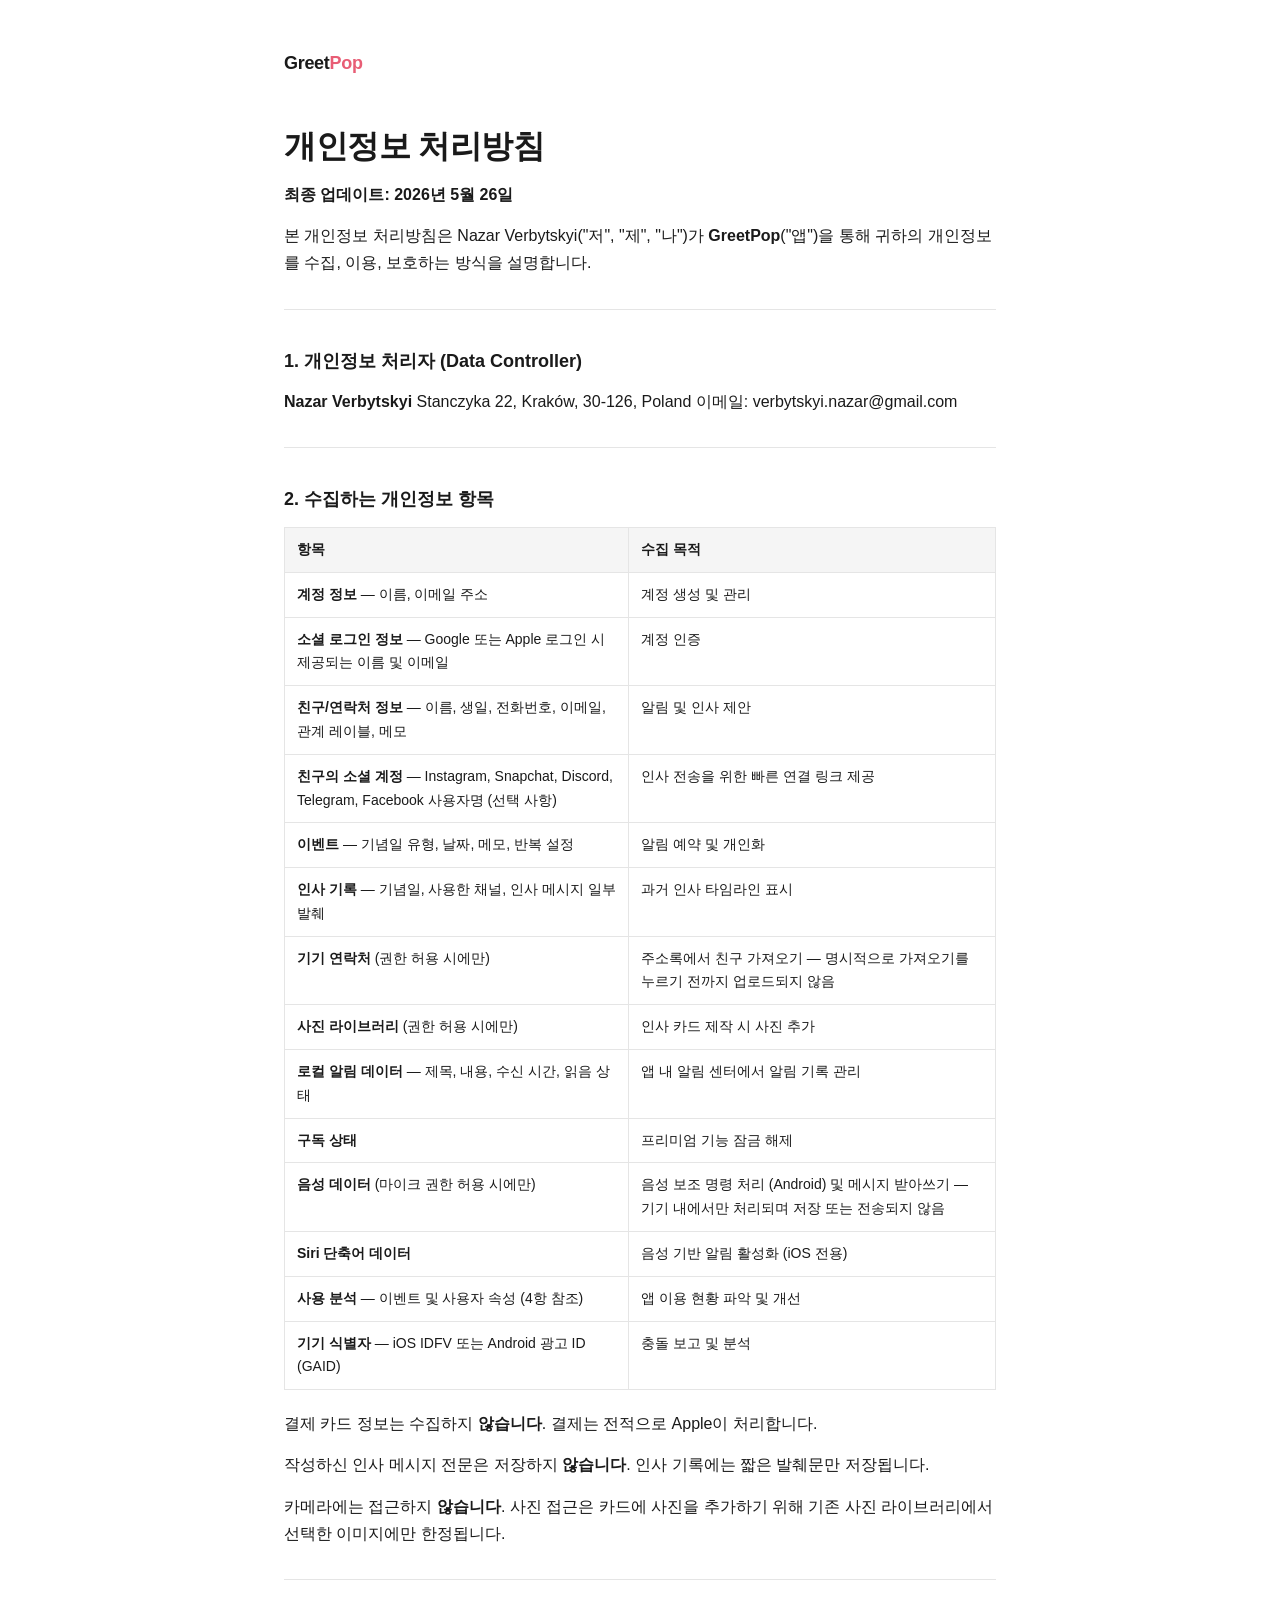
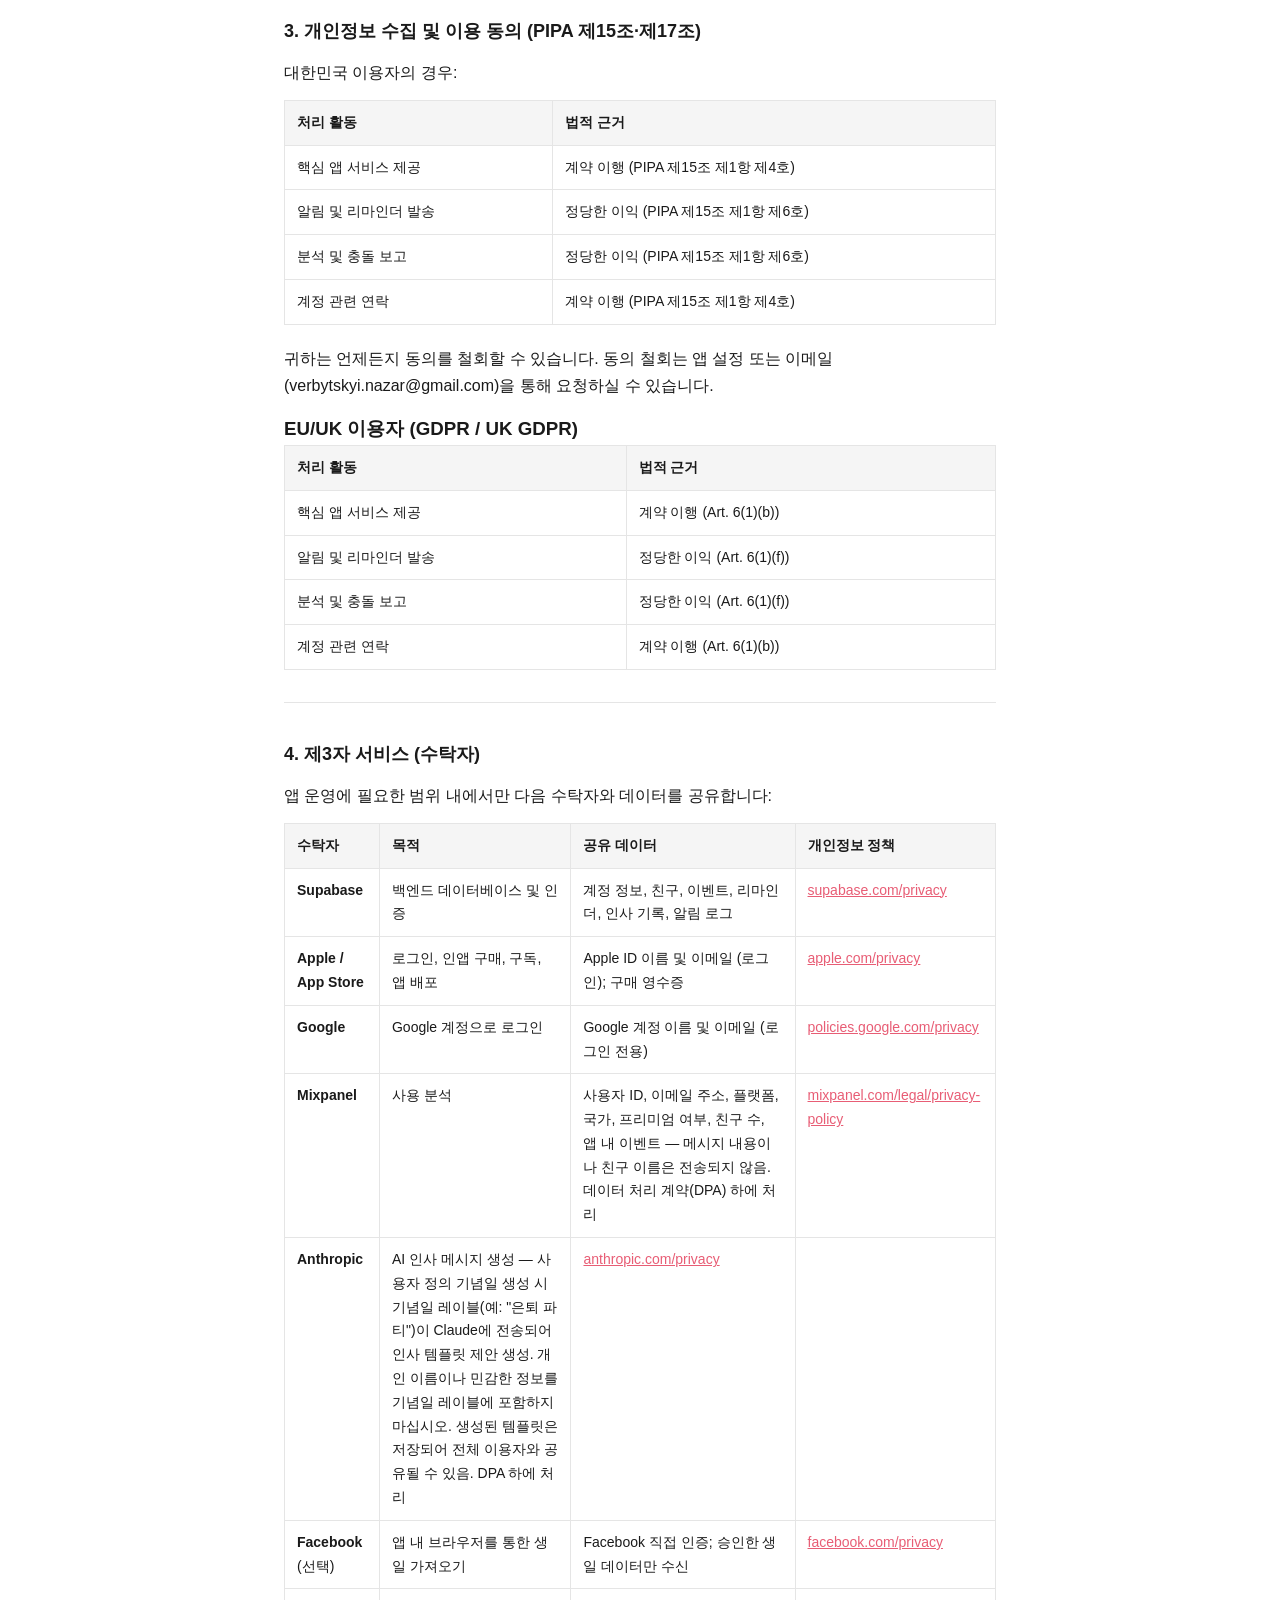
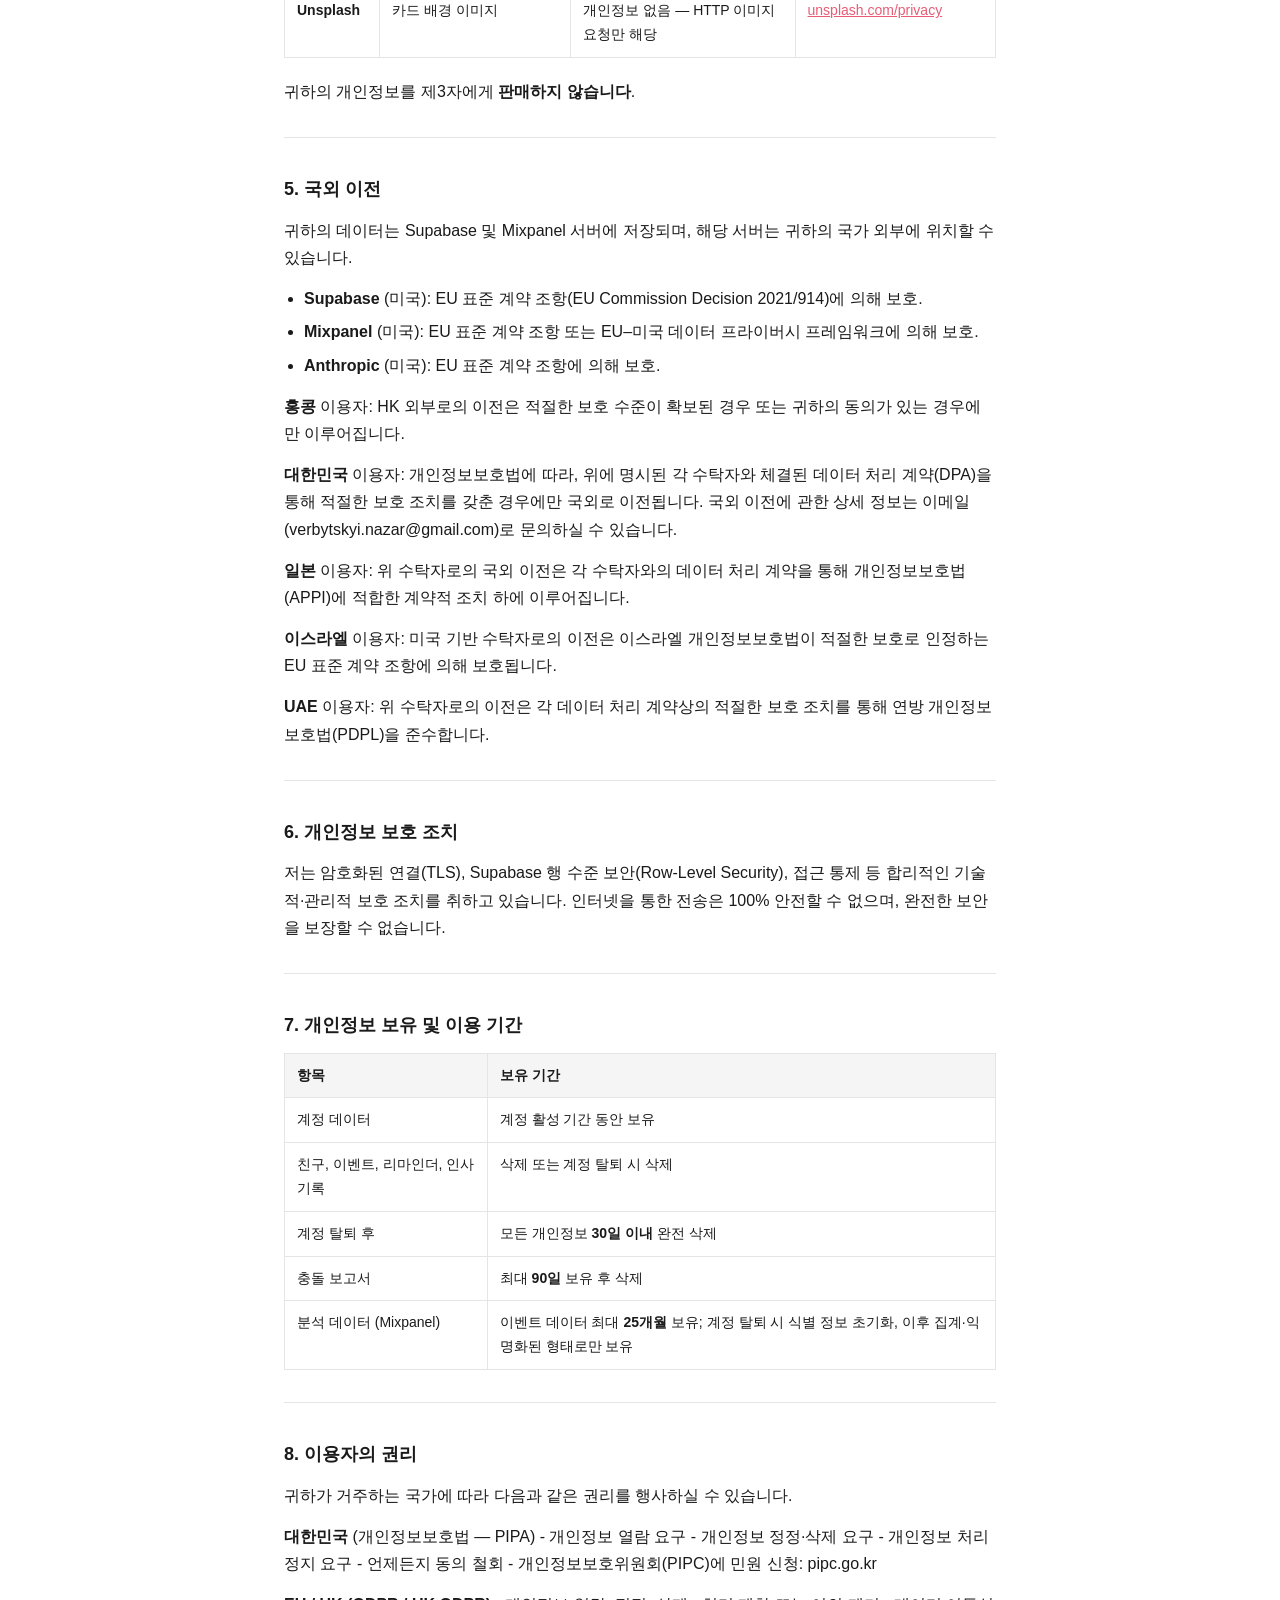
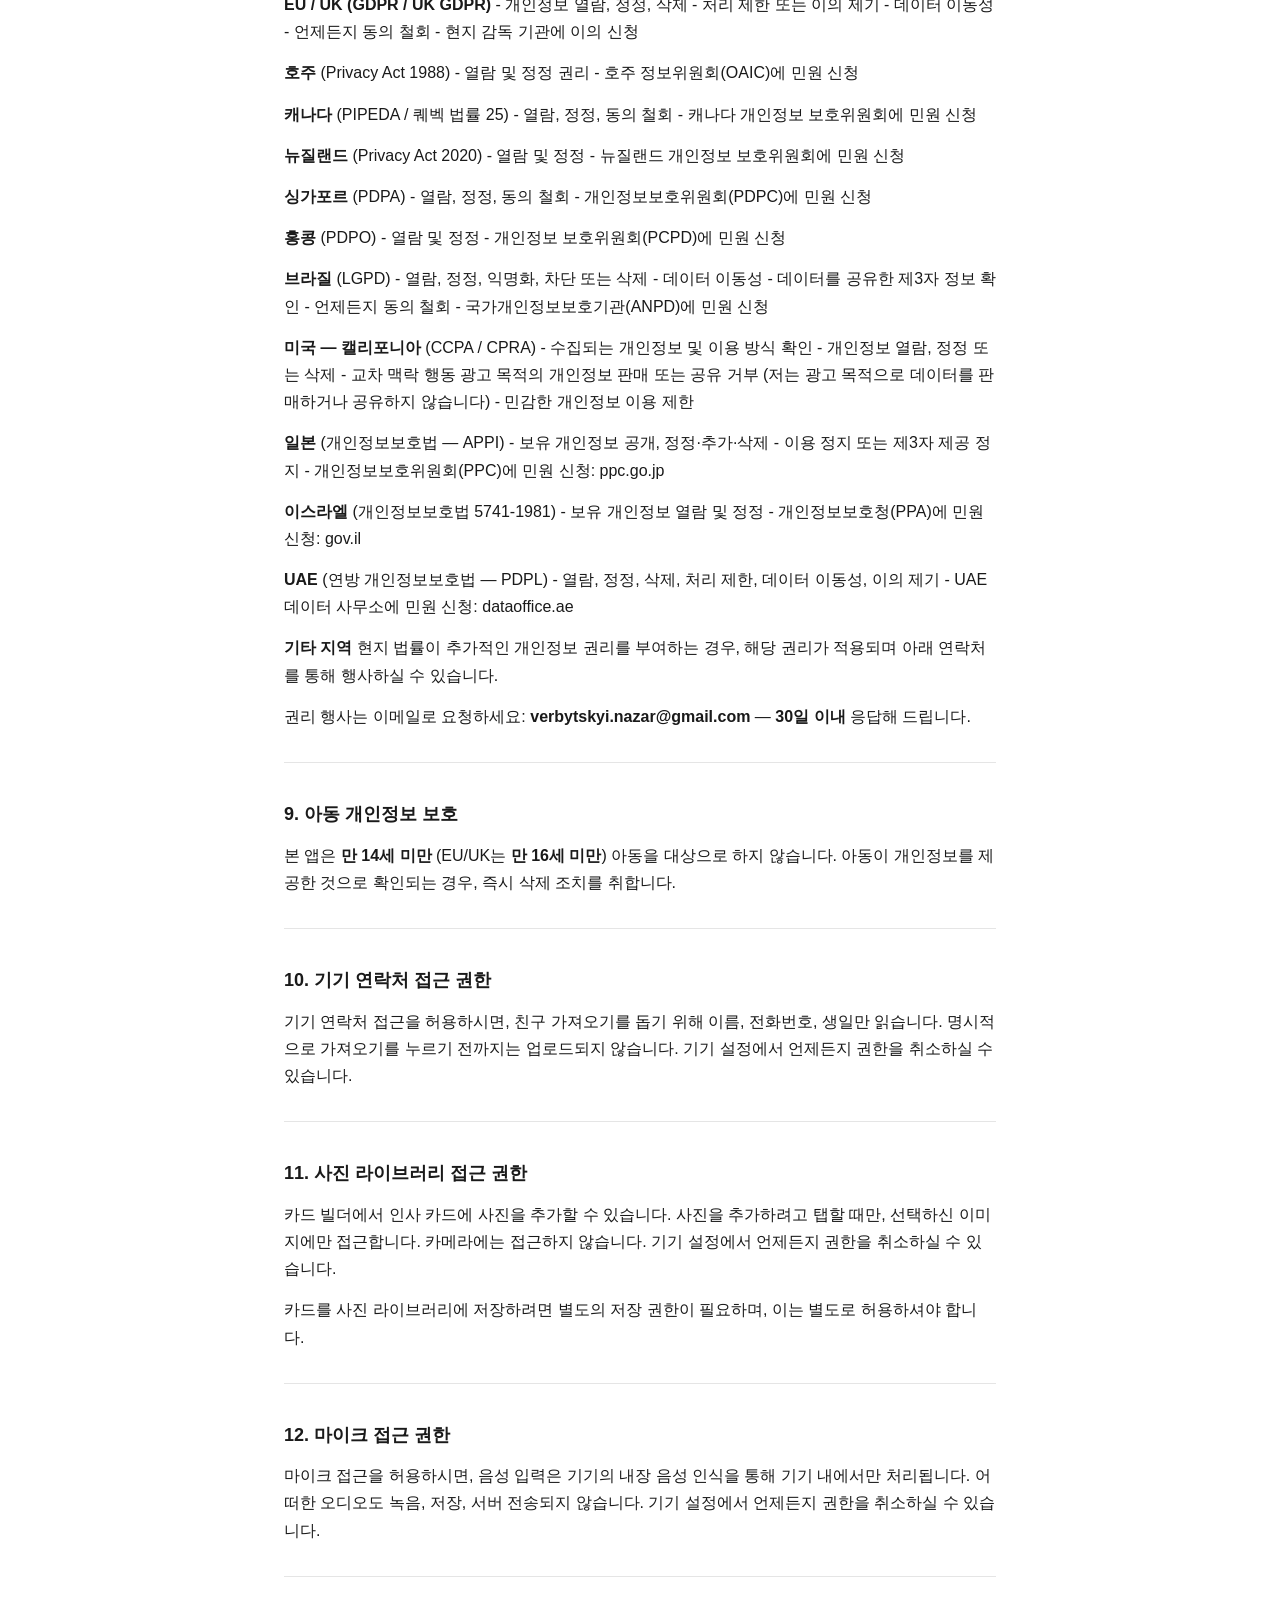
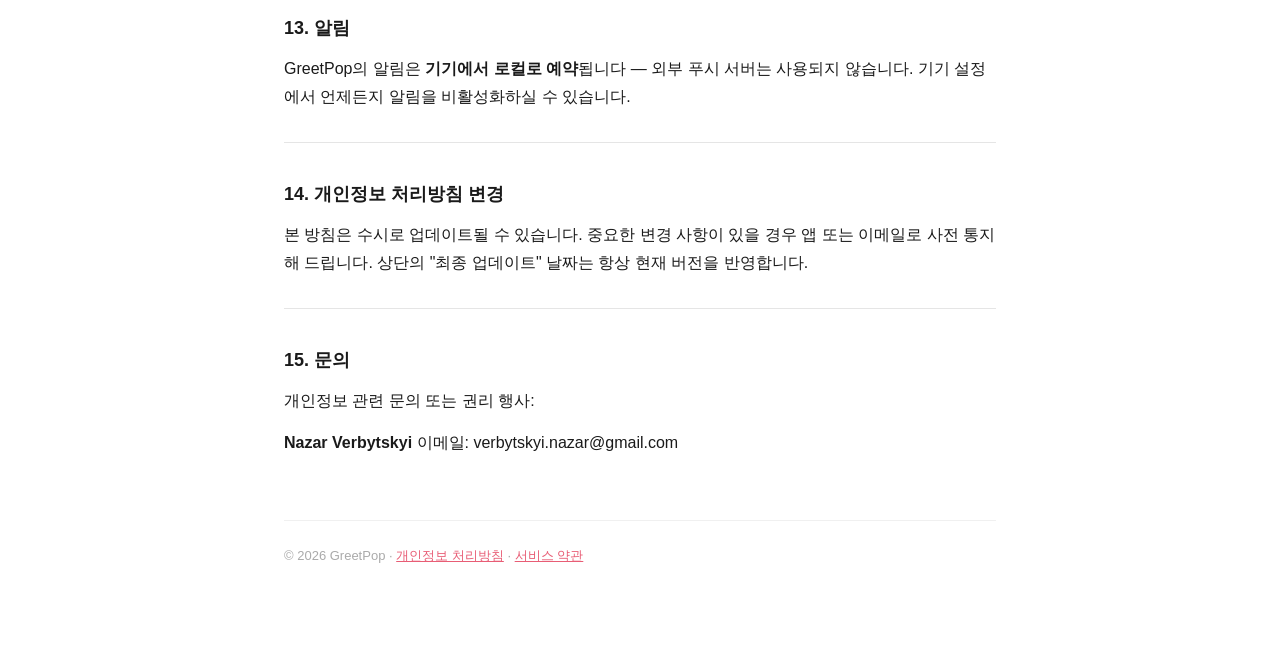
<file: privacy-policy.ko.html>
<!DOCTYPE html>
<html lang="ko">
<head>
  <meta charset="UTF-8" />
  <meta name="viewport" content="width=device-width, initial-scale=1.0" />
  <title>개인정보 처리방침 — GreetPop</title>
  <link rel="stylesheet" href="style.css" />
</head>
<body>
  <div class="container">
    <header><a href="index.html">Greet<span>Pop</span></a></header>

    <h1>개인정보 처리방침</h1>
    <p><strong>최종 업데이트: 2026년 5월 26일</strong></p>
    <p>본 개인정보 처리방침은 Nazar Verbytskyi("저", "제", "나")가 <strong>GreetPop</strong>("앱")을 통해 귀하의 개인정보를 수집, 이용, 보호하는 방식을 설명합니다.</p>
    <hr />
    <h2>1. 개인정보 처리자 (Data Controller)</h2>
    <p><strong>Nazar Verbytskyi</strong>
    Stanczyka 22, Kraków, 30-126, Poland
    이메일: verbytskyi.nazar@gmail.com</p>
    <hr />
    <h2>2. 수집하는 개인정보 항목</h2>
    <table>
    <thead>
    <tr>
    <th>항목</th>
    <th>수집 목적</th>
    </tr>
    </thead>
    <tbody>
    <tr>
    <td><strong>계정 정보</strong> — 이름, 이메일 주소</td>
    <td>계정 생성 및 관리</td>
    </tr>
    <tr>
    <td><strong>소셜 로그인 정보</strong> — Google 또는 Apple 로그인 시 제공되는 이름 및 이메일</td>
    <td>계정 인증</td>
    </tr>
    <tr>
    <td><strong>친구/연락처 정보</strong> — 이름, 생일, 전화번호, 이메일, 관계 레이블, 메모</td>
    <td>알림 및 인사 제안</td>
    </tr>
    <tr>
    <td><strong>친구의 소셜 계정</strong> — Instagram, Snapchat, Discord, Telegram, Facebook 사용자명 (선택 사항)</td>
    <td>인사 전송을 위한 빠른 연결 링크 제공</td>
    </tr>
    <tr>
    <td><strong>이벤트</strong> — 기념일 유형, 날짜, 메모, 반복 설정</td>
    <td>알림 예약 및 개인화</td>
    </tr>
    <tr>
    <td><strong>인사 기록</strong> — 기념일, 사용한 채널, 인사 메시지 일부 발췌</td>
    <td>과거 인사 타임라인 표시</td>
    </tr>
    <tr>
    <td><strong>기기 연락처</strong> (권한 허용 시에만)</td>
    <td>주소록에서 친구 가져오기 — 명시적으로 가져오기를 누르기 전까지 업로드되지 않음</td>
    </tr>
    <tr>
    <td><strong>사진 라이브러리</strong> (권한 허용 시에만)</td>
    <td>인사 카드 제작 시 사진 추가</td>
    </tr>
    <tr>
    <td><strong>로컬 알림 데이터</strong> — 제목, 내용, 수신 시간, 읽음 상태</td>
    <td>앱 내 알림 센터에서 알림 기록 관리</td>
    </tr>
    <tr>
    <td><strong>구독 상태</strong></td>
    <td>프리미엄 기능 잠금 해제</td>
    </tr>
    <tr>
    <td><strong>음성 데이터</strong> (마이크 권한 허용 시에만)</td>
    <td>음성 보조 명령 처리 (Android) 및 메시지 받아쓰기 — 기기 내에서만 처리되며 저장 또는 전송되지 않음</td>
    </tr>
    <tr>
    <td><strong>Siri 단축어 데이터</strong></td>
    <td>음성 기반 알림 활성화 (iOS 전용)</td>
    </tr>
    <tr>
    <td><strong>사용 분석</strong> — 이벤트 및 사용자 속성 (4항 참조)</td>
    <td>앱 이용 현황 파악 및 개선</td>
    </tr>
    <tr>
    <td><strong>기기 식별자</strong> — iOS IDFV 또는 Android 광고 ID (GAID)</td>
    <td>충돌 보고 및 분석</td>
    </tr>
    </tbody>
    </table>
    <p>결제 카드 정보는 수집하지 <strong>않습니다</strong>. 결제는 전적으로 Apple이 처리합니다.</p>
    <p>작성하신 인사 메시지 전문은 저장하지 <strong>않습니다</strong>. 인사 기록에는 짧은 발췌문만 저장됩니다.</p>
    <p>카메라에는 접근하지 <strong>않습니다</strong>. 사진 접근은 카드에 사진을 추가하기 위해 기존 사진 라이브러리에서 선택한 이미지에만 한정됩니다.</p>
    <hr />
    <h2>3. 개인정보 수집 및 이용 동의 (PIPA 제15조·제17조)</h2>
    <p>대한민국 이용자의 경우:</p>
    <table>
    <thead>
    <tr>
    <th>처리 활동</th>
    <th>법적 근거</th>
    </tr>
    </thead>
    <tbody>
    <tr>
    <td>핵심 앱 서비스 제공</td>
    <td>계약 이행 (PIPA 제15조 제1항 제4호)</td>
    </tr>
    <tr>
    <td>알림 및 리마인더 발송</td>
    <td>정당한 이익 (PIPA 제15조 제1항 제6호)</td>
    </tr>
    <tr>
    <td>분석 및 충돌 보고</td>
    <td>정당한 이익 (PIPA 제15조 제1항 제6호)</td>
    </tr>
    <tr>
    <td>계정 관련 연락</td>
    <td>계약 이행 (PIPA 제15조 제1항 제4호)</td>
    </tr>
    </tbody>
    </table>
    <p>귀하는 언제든지 동의를 철회할 수 있습니다. 동의 철회는 앱 설정 또는 이메일(verbytskyi.nazar@gmail.com)을 통해 요청하실 수 있습니다.</p>
    <h3>EU/UK 이용자 (GDPR / UK GDPR)</h3>
    <table>
    <thead>
    <tr>
    <th>처리 활동</th>
    <th>법적 근거</th>
    </tr>
    </thead>
    <tbody>
    <tr>
    <td>핵심 앱 서비스 제공</td>
    <td>계약 이행 (Art. 6(1)(b))</td>
    </tr>
    <tr>
    <td>알림 및 리마인더 발송</td>
    <td>정당한 이익 (Art. 6(1)(f))</td>
    </tr>
    <tr>
    <td>분석 및 충돌 보고</td>
    <td>정당한 이익 (Art. 6(1)(f))</td>
    </tr>
    <tr>
    <td>계정 관련 연락</td>
    <td>계약 이행 (Art. 6(1)(b))</td>
    </tr>
    </tbody>
    </table>
    <hr />
    <h2>4. 제3자 서비스 (수탁자)</h2>
    <p>앱 운영에 필요한 범위 내에서만 다음 수탁자와 데이터를 공유합니다:</p>
    <table>
    <thead>
    <tr>
    <th>수탁자</th>
    <th>목적</th>
    <th>공유 데이터</th>
    <th>개인정보 정책</th>
    </tr>
    </thead>
    <tbody>
    <tr>
    <td><strong>Supabase</strong></td>
    <td>백엔드 데이터베이스 및 인증</td>
    <td>계정 정보, 친구, 이벤트, 리마인더, 인사 기록, 알림 로그</td>
    <td><a href="https://supabase.com/privacy">supabase.com/privacy</a></td>
    </tr>
    <tr>
    <td><strong>Apple / App Store</strong></td>
    <td>로그인, 인앱 구매, 구독, 앱 배포</td>
    <td>Apple ID 이름 및 이메일 (로그인); 구매 영수증</td>
    <td><a href="https://www.apple.com/privacy/">apple.com/privacy</a></td>
    </tr>
    <tr>
    <td><strong>Google</strong></td>
    <td>Google 계정으로 로그인</td>
    <td>Google 계정 이름 및 이메일 (로그인 전용)</td>
    <td><a href="https://policies.google.com/privacy">policies.google.com/privacy</a></td>
    </tr>
    <tr>
    <td><strong>Mixpanel</strong></td>
    <td>사용 분석</td>
    <td>사용자 ID, 이메일 주소, 플랫폼, 국가, 프리미엄 여부, 친구 수, 앱 내 이벤트 — 메시지 내용이나 친구 이름은 전송되지 않음. 데이터 처리 계약(DPA) 하에 처리</td>
    <td><a href="https://mixpanel.com/legal/privacy-policy">mixpanel.com/legal/privacy-policy</a></td>
    </tr>
    <tr>
    <td><strong>Anthropic</strong></td>
    <td>AI 인사 메시지 생성 — 사용자 정의 기념일 생성 시 기념일 레이블(예: "은퇴 파티")이 Claude에 전송되어 인사 템플릿 제안 생성. 개인 이름이나 민감한 정보를 기념일 레이블에 포함하지 마십시오. 생성된 템플릿은 저장되어 전체 이용자와 공유될 수 있음. DPA 하에 처리</td>
    <td><a href="https://www.anthropic.com/privacy">anthropic.com/privacy</a></td>
    <td></td>
    </tr>
    <tr>
    <td><strong>Facebook</strong> (선택)</td>
    <td>앱 내 브라우저를 통한 생일 가져오기</td>
    <td>Facebook 직접 인증; 승인한 생일 데이터만 수신</td>
    <td><a href="https://www.facebook.com/privacy/policy">facebook.com/privacy</a></td>
    </tr>
    <tr>
    <td><strong>Unsplash</strong></td>
    <td>카드 배경 이미지</td>
    <td>개인정보 없음 — HTTP 이미지 요청만 해당</td>
    <td><a href="https://unsplash.com/privacy">unsplash.com/privacy</a></td>
    </tr>
    </tbody>
    </table>
    <p>귀하의 개인정보를 제3자에게 <strong>판매하지 않습니다</strong>.</p>
    <hr />
    <h2>5. 국외 이전</h2>
    <p>귀하의 데이터는 Supabase 및 Mixpanel 서버에 저장되며, 해당 서버는 귀하의 국가 외부에 위치할 수 있습니다.</p>
    <ul>
    <li><strong>Supabase</strong> (미국): EU 표준 계약 조항(EU Commission Decision 2021/914)에 의해 보호.</li>
    <li><strong>Mixpanel</strong> (미국): EU 표준 계약 조항 또는 EU–미국 데이터 프라이버시 프레임워크에 의해 보호.</li>
    <li><strong>Anthropic</strong> (미국): EU 표준 계약 조항에 의해 보호.</li>
    </ul>
    <p><strong>홍콩</strong> 이용자: HK 외부로의 이전은 적절한 보호 수준이 확보된 경우 또는 귀하의 동의가 있는 경우에만 이루어집니다.</p>
    <p><strong>대한민국</strong> 이용자: 개인정보보호법에 따라, 위에 명시된 각 수탁자와 체결된 데이터 처리 계약(DPA)을 통해 적절한 보호 조치를 갖춘 경우에만 국외로 이전됩니다. 국외 이전에 관한 상세 정보는 이메일(verbytskyi.nazar@gmail.com)로 문의하실 수 있습니다.</p>
    <p><strong>일본</strong> 이용자: 위 수탁자로의 국외 이전은 각 수탁자와의 데이터 처리 계약을 통해 개인정보보호법(APPI)에 적합한 계약적 조치 하에 이루어집니다.</p>
    <p><strong>이스라엘</strong> 이용자: 미국 기반 수탁자로의 이전은 이스라엘 개인정보보호법이 적절한 보호로 인정하는 EU 표준 계약 조항에 의해 보호됩니다.</p>
    <p><strong>UAE</strong> 이용자: 위 수탁자로의 이전은 각 데이터 처리 계약상의 적절한 보호 조치를 통해 연방 개인정보보호법(PDPL)을 준수합니다.</p>
    <hr />
    <h2>6. 개인정보 보호 조치</h2>
    <p>저는 암호화된 연결(TLS), Supabase 행 수준 보안(Row-Level Security), 접근 통제 등 합리적인 기술적·관리적 보호 조치를 취하고 있습니다. 인터넷을 통한 전송은 100% 안전할 수 없으며, 완전한 보안을 보장할 수 없습니다.</p>
    <hr />
    <h2>7. 개인정보 보유 및 이용 기간</h2>
    <table>
    <thead>
    <tr>
    <th>항목</th>
    <th>보유 기간</th>
    </tr>
    </thead>
    <tbody>
    <tr>
    <td>계정 데이터</td>
    <td>계정 활성 기간 동안 보유</td>
    </tr>
    <tr>
    <td>친구, 이벤트, 리마인더, 인사 기록</td>
    <td>삭제 또는 계정 탈퇴 시 삭제</td>
    </tr>
    <tr>
    <td>계정 탈퇴 후</td>
    <td>모든 개인정보 <strong>30일 이내</strong> 완전 삭제</td>
    </tr>
    <tr>
    <td>충돌 보고서</td>
    <td>최대 <strong>90일</strong> 보유 후 삭제</td>
    </tr>
    <tr>
    <td>분석 데이터 (Mixpanel)</td>
    <td>이벤트 데이터 최대 <strong>25개월</strong> 보유; 계정 탈퇴 시 식별 정보 초기화, 이후 집계·익명화된 형태로만 보유</td>
    </tr>
    </tbody>
    </table>
    <hr />
    <h2>8. 이용자의 권리</h2>
    <p>귀하가 거주하는 국가에 따라 다음과 같은 권리를 행사하실 수 있습니다.</p>
    <p><strong>대한민국</strong> (개인정보보호법 — PIPA)
    - 개인정보 열람 요구
    - 개인정보 정정·삭제 요구
    - 개인정보 처리 정지 요구
    - 언제든지 동의 철회
    - 개인정보보호위원회(PIPC)에 민원 신청: pipc.go.kr</p>
    <p><strong>EU / UK (GDPR / UK GDPR)</strong>
    - 개인정보 열람, 정정, 삭제
    - 처리 제한 또는 이의 제기
    - 데이터 이동성
    - 언제든지 동의 철회
    - 현지 감독 기관에 이의 신청</p>
    <p><strong>호주</strong> (Privacy Act 1988)
    - 열람 및 정정 권리
    - 호주 정보위원회(OAIC)에 민원 신청</p>
    <p><strong>캐나다</strong> (PIPEDA / 퀘벡 법률 25)
    - 열람, 정정, 동의 철회
    - 캐나다 개인정보 보호위원회에 민원 신청</p>
    <p><strong>뉴질랜드</strong> (Privacy Act 2020)
    - 열람 및 정정
    - 뉴질랜드 개인정보 보호위원회에 민원 신청</p>
    <p><strong>싱가포르</strong> (PDPA)
    - 열람, 정정, 동의 철회
    - 개인정보보호위원회(PDPC)에 민원 신청</p>
    <p><strong>홍콩</strong> (PDPO)
    - 열람 및 정정
    - 개인정보 보호위원회(PCPD)에 민원 신청</p>
    <p><strong>브라질</strong> (LGPD)
    - 열람, 정정, 익명화, 차단 또는 삭제
    - 데이터 이동성
    - 데이터를 공유한 제3자 정보 확인
    - 언제든지 동의 철회
    - 국가개인정보보호기관(ANPD)에 민원 신청</p>
    <p><strong>미국 — 캘리포니아</strong> (CCPA / CPRA)
    - 수집되는 개인정보 및 이용 방식 확인
    - 개인정보 열람, 정정 또는 삭제
    - 교차 맥락 행동 광고 목적의 개인정보 판매 또는 공유 거부 (저는 광고 목적으로 데이터를 판매하거나 공유하지 않습니다)
    - 민감한 개인정보 이용 제한</p>
    <p><strong>일본</strong> (개인정보보호법 — APPI)
    - 보유 개인정보 공개, 정정·추가·삭제
    - 이용 정지 또는 제3자 제공 정지
    - 개인정보보호위원회(PPC)에 민원 신청: ppc.go.jp</p>
    <p><strong>이스라엘</strong> (개인정보보호법 5741-1981)
    - 보유 개인정보 열람 및 정정
    - 개인정보보호청(PPA)에 민원 신청: gov.il</p>
    <p><strong>UAE</strong> (연방 개인정보보호법 — PDPL)
    - 열람, 정정, 삭제, 처리 제한, 데이터 이동성, 이의 제기
    - UAE 데이터 사무소에 민원 신청: dataoffice.ae</p>
    <p><strong>기타 지역</strong>
    현지 법률이 추가적인 개인정보 권리를 부여하는 경우, 해당 권리가 적용되며 아래 연락처를 통해 행사하실 수 있습니다.</p>
    <p>권리 행사는 이메일로 요청하세요: <strong>verbytskyi.nazar@gmail.com</strong> — <strong>30일 이내</strong> 응답해 드립니다.</p>
    <hr />
    <h2>9. 아동 개인정보 보호</h2>
    <p>본 앱은 <strong>만 14세 미만</strong> (EU/UK는 <strong>만 16세 미만</strong>) 아동을 대상으로 하지 않습니다. 아동이 개인정보를 제공한 것으로 확인되는 경우, 즉시 삭제 조치를 취합니다.</p>
    <hr />
    <h2>10. 기기 연락처 접근 권한</h2>
    <p>기기 연락처 접근을 허용하시면, 친구 가져오기를 돕기 위해 이름, 전화번호, 생일만 읽습니다. 명시적으로 가져오기를 누르기 전까지는 업로드되지 않습니다. 기기 설정에서 언제든지 권한을 취소하실 수 있습니다.</p>
    <hr />
    <h2>11. 사진 라이브러리 접근 권한</h2>
    <p>카드 빌더에서 인사 카드에 사진을 추가할 수 있습니다. 사진을 추가하려고 탭할 때만, 선택하신 이미지에만 접근합니다. 카메라에는 접근하지 않습니다. 기기 설정에서 언제든지 권한을 취소하실 수 있습니다.</p>
    <p>카드를 사진 라이브러리에 저장하려면 별도의 저장 권한이 필요하며, 이는 별도로 허용하셔야 합니다.</p>
    <hr />
    <h2>12. 마이크 접근 권한</h2>
    <p>마이크 접근을 허용하시면, 음성 입력은 기기의 내장 음성 인식을 통해 기기 내에서만 처리됩니다. 어떠한 오디오도 녹음, 저장, 서버 전송되지 않습니다. 기기 설정에서 언제든지 권한을 취소하실 수 있습니다.</p>
    <hr />
    <h2>13. 알림</h2>
    <p>GreetPop의 알림은 <strong>기기에서 로컬로 예약</strong>됩니다 — 외부 푸시 서버는 사용되지 않습니다. 기기 설정에서 언제든지 알림을 비활성화하실 수 있습니다.</p>
    <hr />
    <h2>14. 개인정보 처리방침 변경</h2>
    <p>본 방침은 수시로 업데이트될 수 있습니다. 중요한 변경 사항이 있을 경우 앱 또는 이메일로 사전 통지해 드립니다. 상단의 "최종 업데이트" 날짜는 항상 현재 버전을 반영합니다.</p>
    <hr />
    <h2>15. 문의</h2>
    <p>개인정보 관련 문의 또는 권리 행사:</p>
    <p><strong>Nazar Verbytskyi</strong>
    이메일: verbytskyi.nazar@gmail.com</p>

    <footer>© 2026 GreetPop · <a href="privacy-policy.ko.html">개인정보 처리방침</a> · <a href="terms-of-service.ko.html">서비스 약관</a></footer>
  </div>
</body>
</html>
</file>
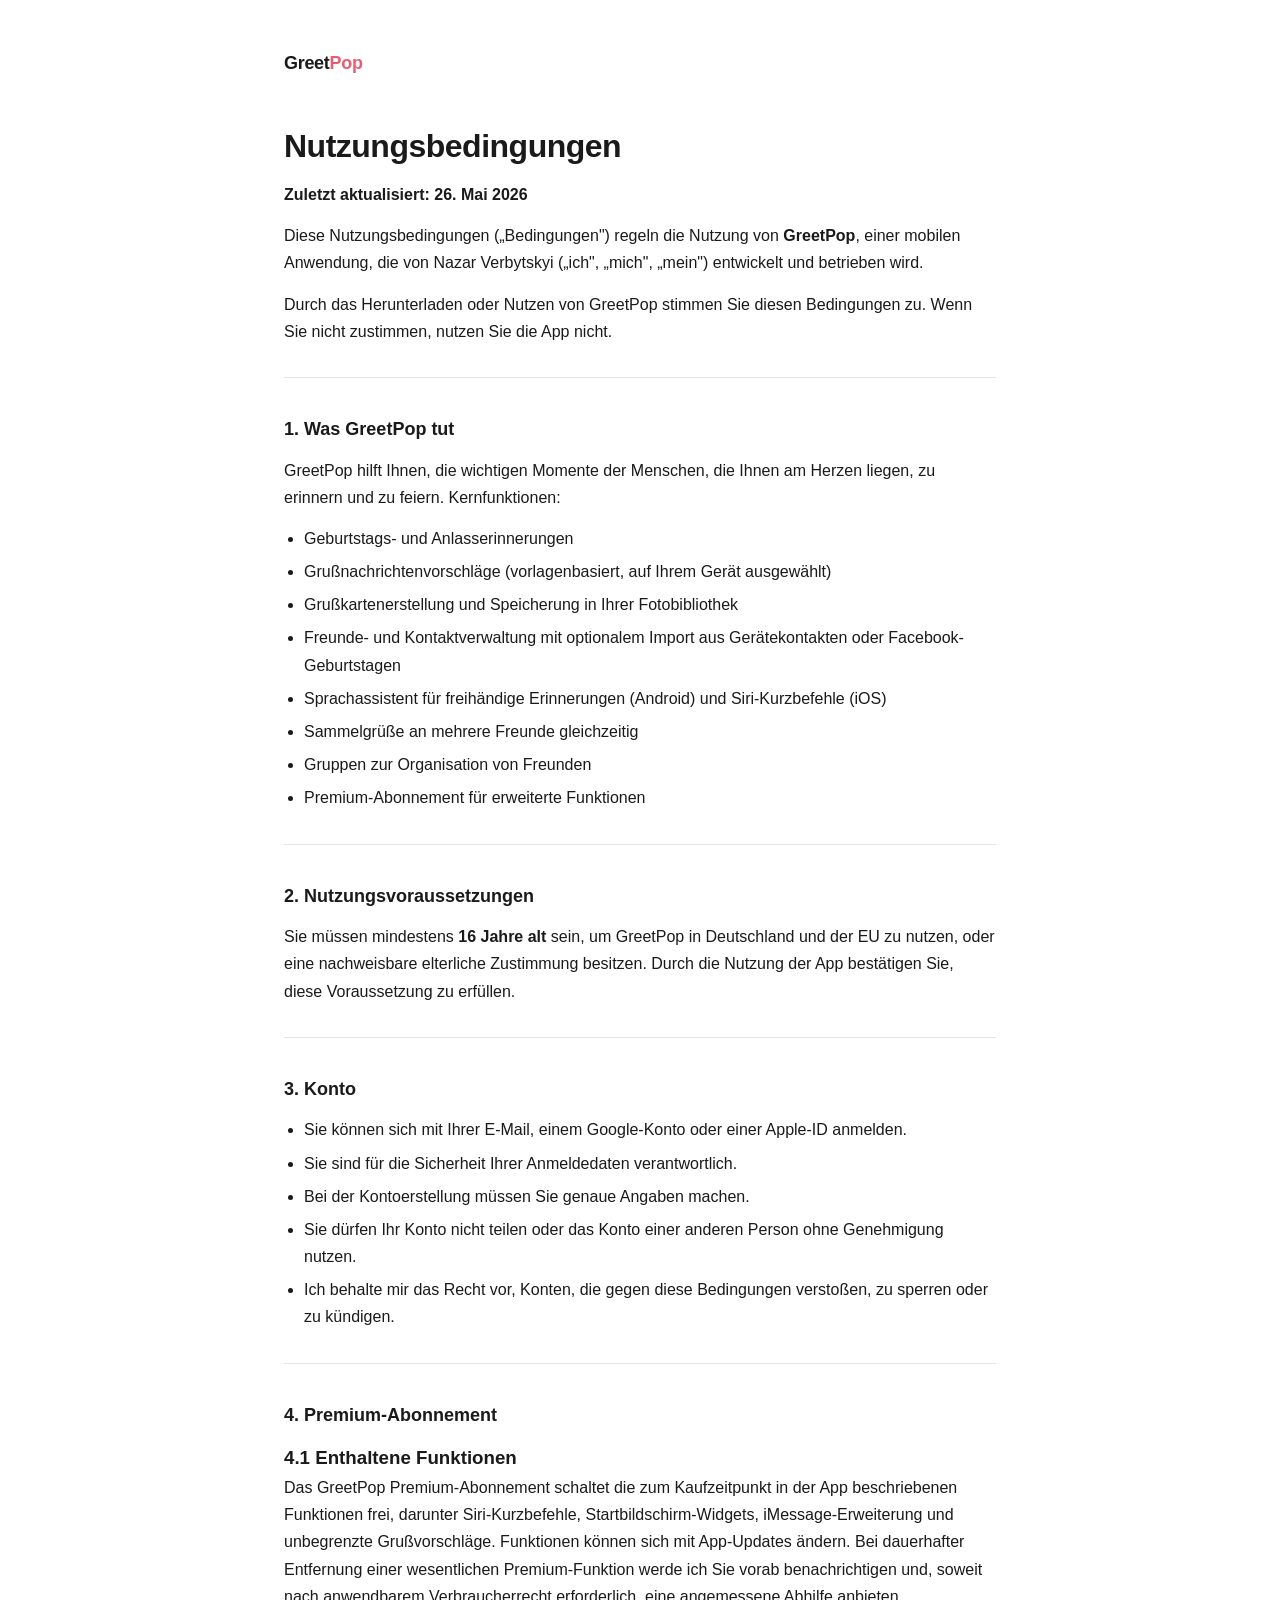
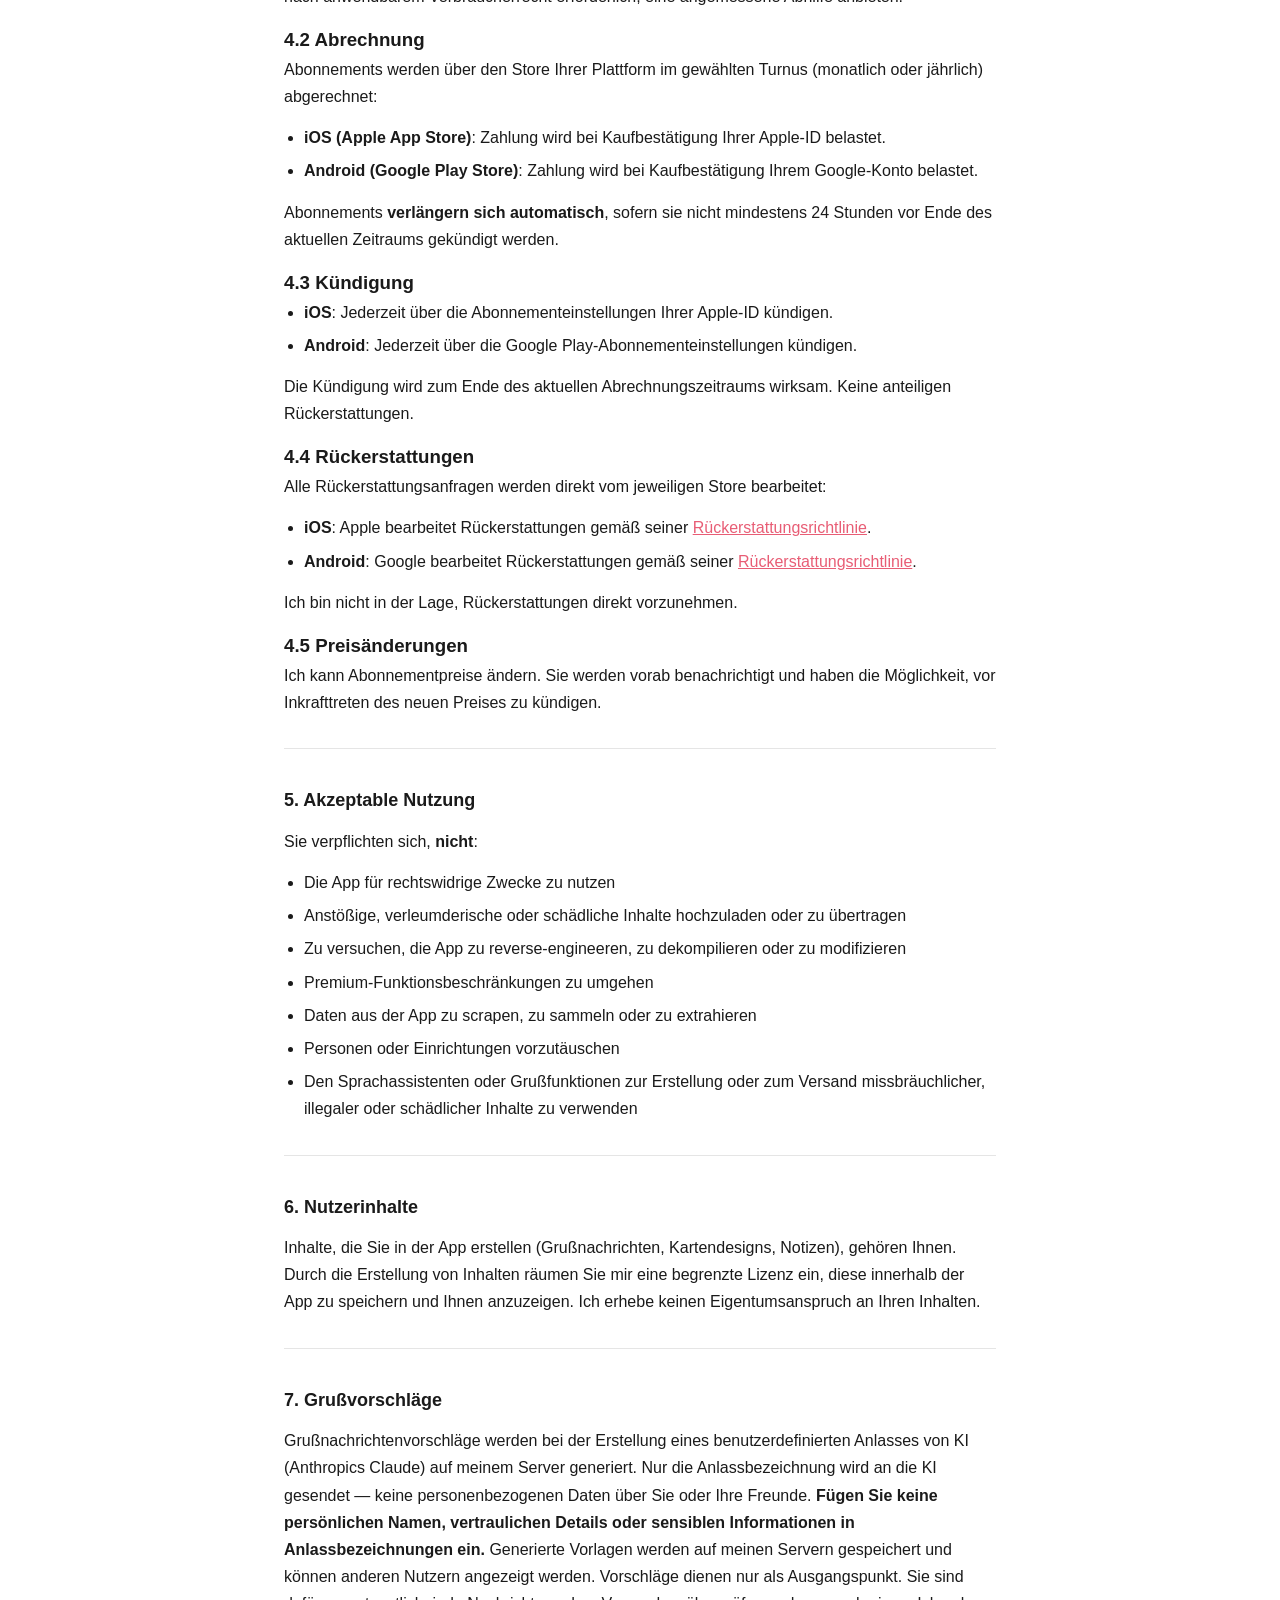
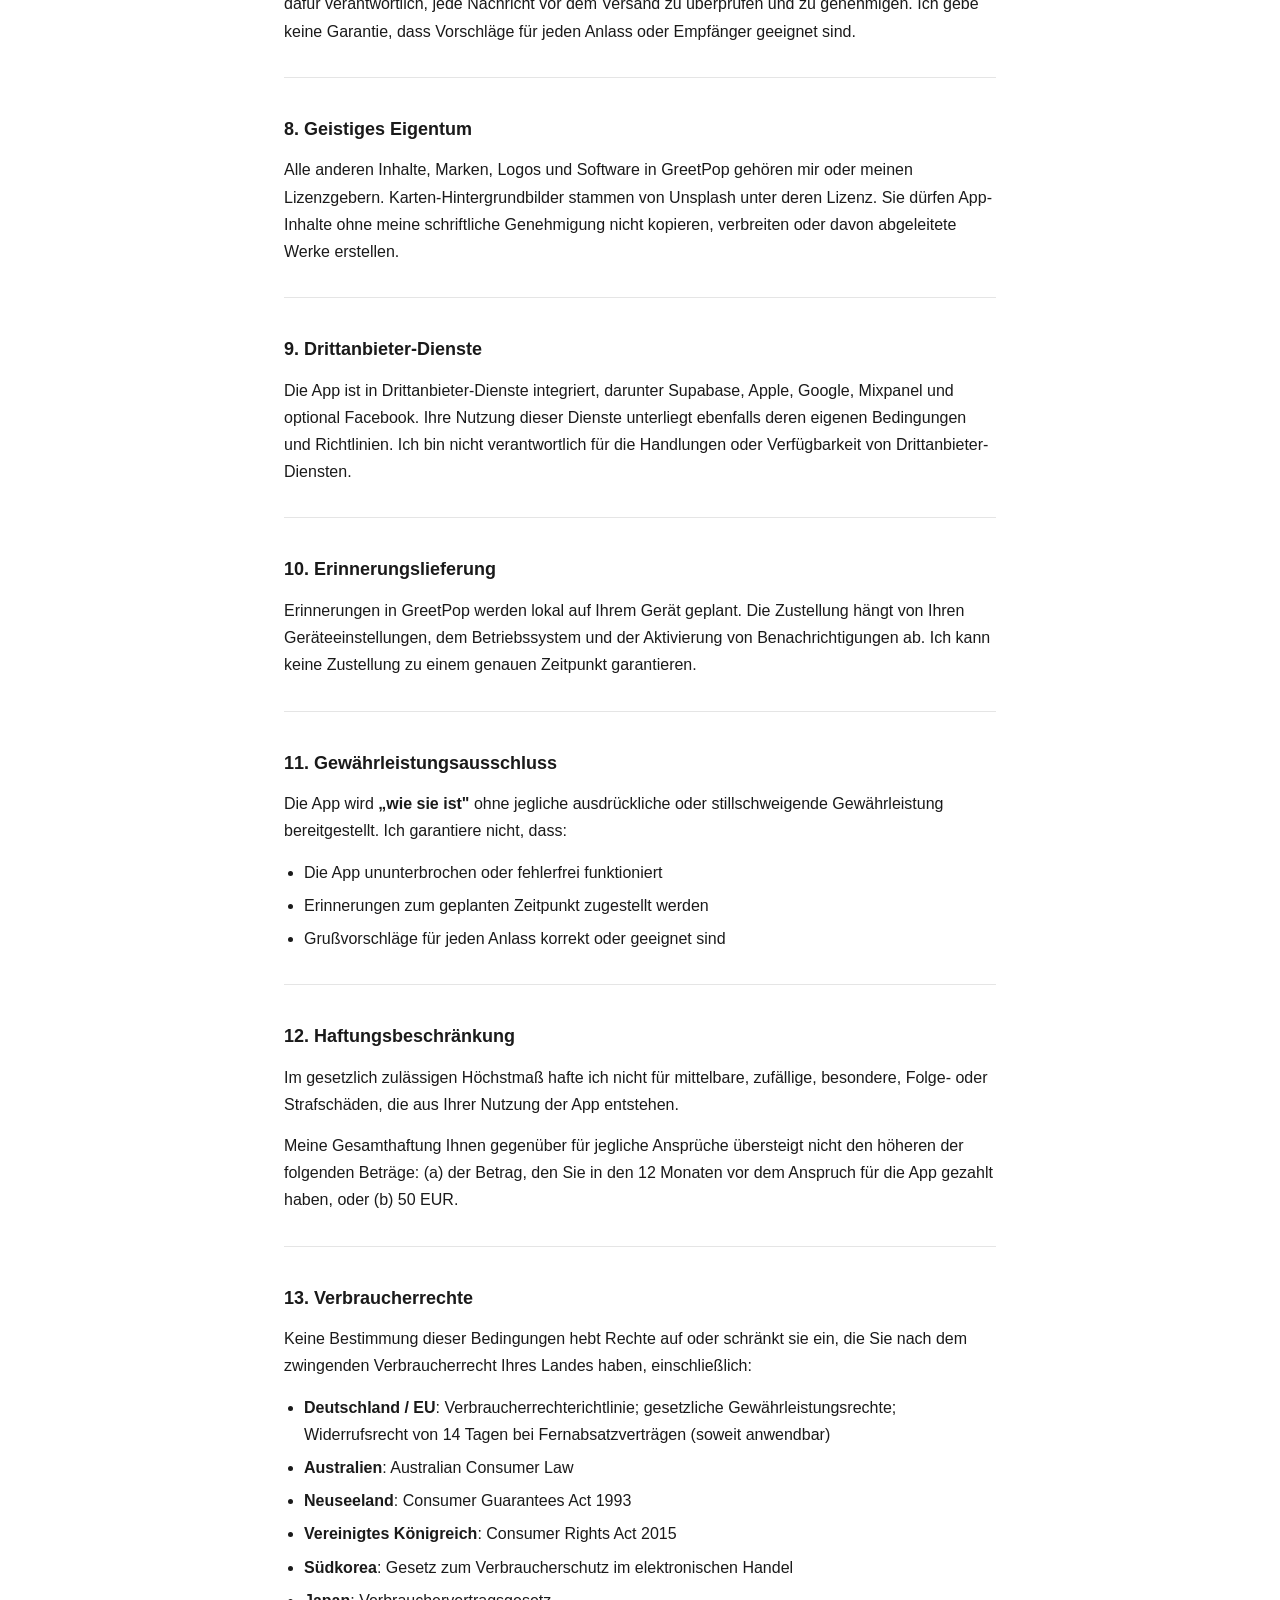
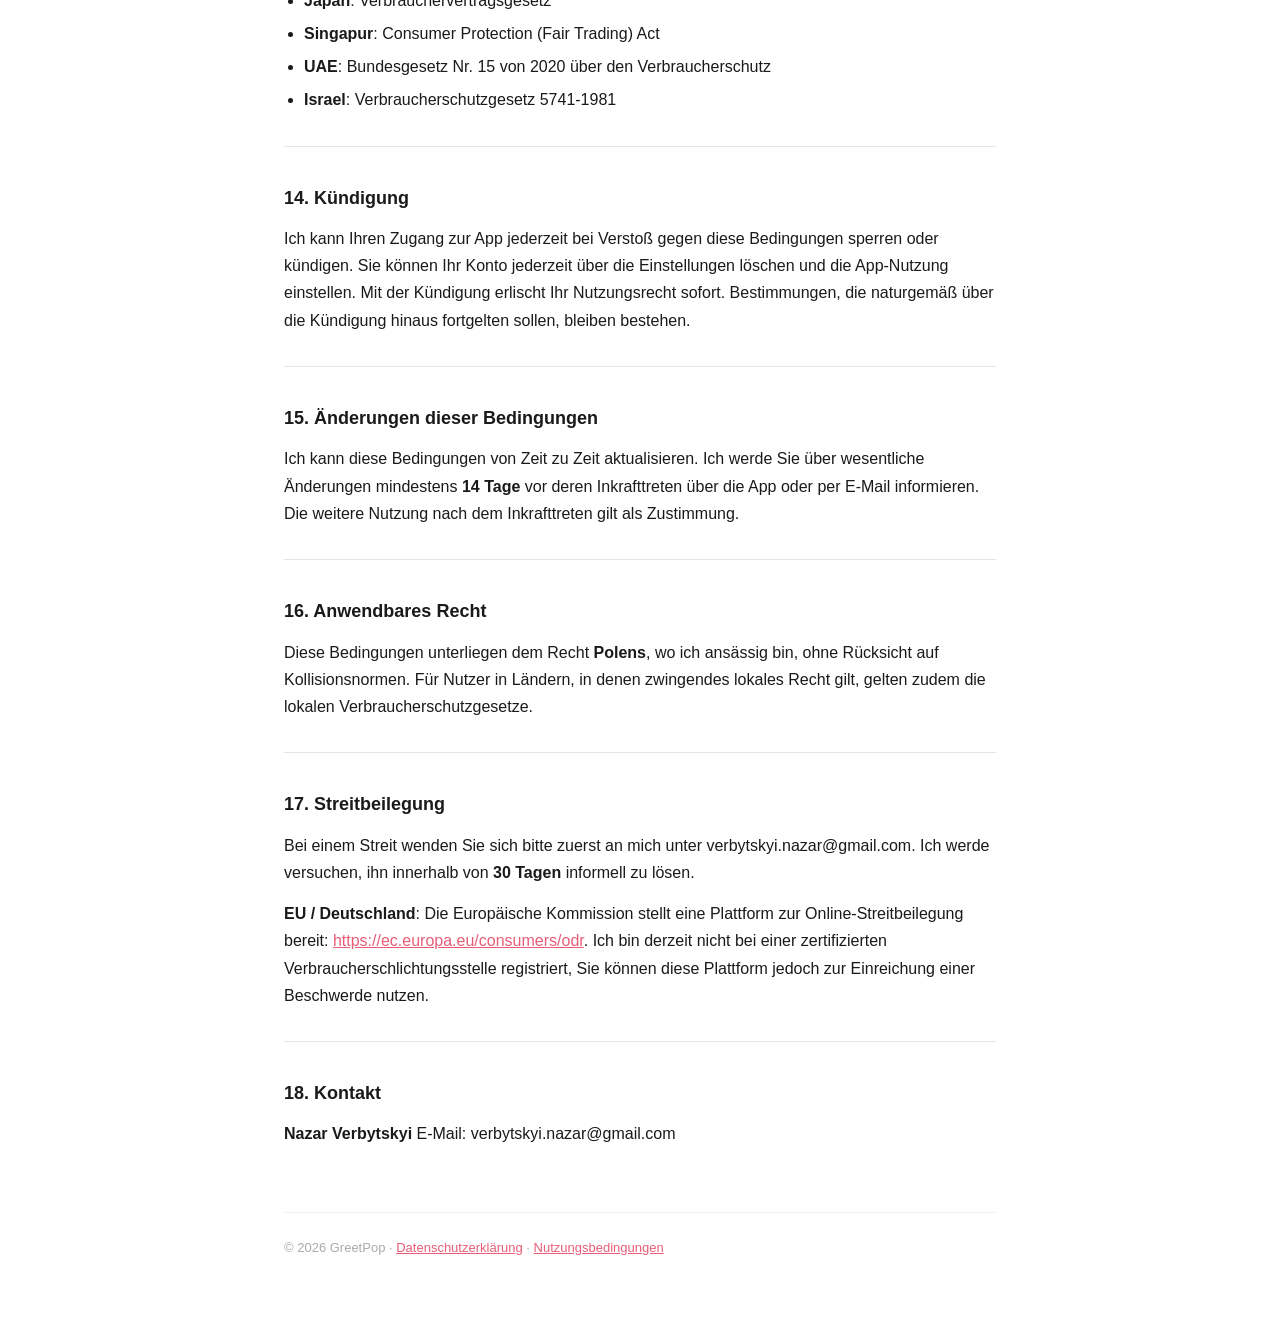
<file: terms-of-service.de.html>
<!DOCTYPE html>
<html lang="de">
<head>
  <meta charset="UTF-8" />
  <meta name="viewport" content="width=device-width, initial-scale=1.0" />
  <title>Nutzungsbedingungen — GreetPop</title>
  <link rel="stylesheet" href="style.css" />
</head>
<body>
  <div class="container">
    <header><a href="index.html">Greet<span>Pop</span></a></header>

    <h1>Nutzungsbedingungen</h1>
    <p><strong>Zuletzt aktualisiert: 26. Mai 2026</strong></p>
    <p>Diese Nutzungsbedingungen („Bedingungen") regeln die Nutzung von <strong>GreetPop</strong>, einer mobilen Anwendung, die von Nazar Verbytskyi („ich", „mich", „mein") entwickelt und betrieben wird.</p>
    <p>Durch das Herunterladen oder Nutzen von GreetPop stimmen Sie diesen Bedingungen zu. Wenn Sie nicht zustimmen, nutzen Sie die App nicht.</p>
    <hr />
    <h2>1. Was GreetPop tut</h2>
    <p>GreetPop hilft Ihnen, die wichtigen Momente der Menschen, die Ihnen am Herzen liegen, zu erinnern und zu feiern. Kernfunktionen:</p>
    <ul>
    <li>Geburtstags- und Anlasserinnerungen</li>
    <li>Grußnachrichtenvorschläge (vorlagenbasiert, auf Ihrem Gerät ausgewählt)</li>
    <li>Grußkartenerstellung und Speicherung in Ihrer Fotobibliothek</li>
    <li>Freunde- und Kontaktverwaltung mit optionalem Import aus Gerätekontakten oder Facebook-Geburtstagen</li>
    <li>Sprachassistent für freihändige Erinnerungen (Android) und Siri-Kurzbefehle (iOS)</li>
    <li>Sammelgrüße an mehrere Freunde gleichzeitig</li>
    <li>Gruppen zur Organisation von Freunden</li>
    <li>Premium-Abonnement für erweiterte Funktionen</li>
    </ul>
    <hr />
    <h2>2. Nutzungsvoraussetzungen</h2>
    <p>Sie müssen mindestens <strong>16 Jahre alt</strong> sein, um GreetPop in Deutschland und der EU zu nutzen, oder eine nachweisbare elterliche Zustimmung besitzen. Durch die Nutzung der App bestätigen Sie, diese Voraussetzung zu erfüllen.</p>
    <hr />
    <h2>3. Konto</h2>
    <ul>
    <li>Sie können sich mit Ihrer E-Mail, einem Google-Konto oder einer Apple-ID anmelden.</li>
    <li>Sie sind für die Sicherheit Ihrer Anmeldedaten verantwortlich.</li>
    <li>Bei der Kontoerstellung müssen Sie genaue Angaben machen.</li>
    <li>Sie dürfen Ihr Konto nicht teilen oder das Konto einer anderen Person ohne Genehmigung nutzen.</li>
    <li>Ich behalte mir das Recht vor, Konten, die gegen diese Bedingungen verstoßen, zu sperren oder zu kündigen.</li>
    </ul>
    <hr />
    <h2>4. Premium-Abonnement</h2>
    <h3>4.1 Enthaltene Funktionen</h3>
    <p>Das GreetPop Premium-Abonnement schaltet die zum Kaufzeitpunkt in der App beschriebenen Funktionen frei, darunter Siri-Kurzbefehle, Startbildschirm-Widgets, iMessage-Erweiterung und unbegrenzte Grußvorschläge. Funktionen können sich mit App-Updates ändern. Bei dauerhafter Entfernung einer wesentlichen Premium-Funktion werde ich Sie vorab benachrichtigen und, soweit nach anwendbarem Verbraucherrecht erforderlich, eine angemessene Abhilfe anbieten.</p>
    <h3>4.2 Abrechnung</h3>
    <p>Abonnements werden über den Store Ihrer Plattform im gewählten Turnus (monatlich oder jährlich) abgerechnet:</p>
    <ul>
    <li><strong>iOS (Apple App Store)</strong>: Zahlung wird bei Kaufbestätigung Ihrer Apple-ID belastet.</li>
    <li><strong>Android (Google Play Store)</strong>: Zahlung wird bei Kaufbestätigung Ihrem Google-Konto belastet.</li>
    </ul>
    <p>Abonnements <strong>verlängern sich automatisch</strong>, sofern sie nicht mindestens 24 Stunden vor Ende des aktuellen Zeitraums gekündigt werden.</p>
    <h3>4.3 Kündigung</h3>
    <ul>
    <li><strong>iOS</strong>: Jederzeit über die Abonnementeinstellungen Ihrer Apple-ID kündigen.</li>
    <li><strong>Android</strong>: Jederzeit über die Google Play-Abonnementeinstellungen kündigen.</li>
    </ul>
    <p>Die Kündigung wird zum Ende des aktuellen Abrechnungszeitraums wirksam. Keine anteiligen Rückerstattungen.</p>
    <h3>4.4 Rückerstattungen</h3>
    <p>Alle Rückerstattungsanfragen werden direkt vom jeweiligen Store bearbeitet:</p>
    <ul>
    <li><strong>iOS</strong>: Apple bearbeitet Rückerstattungen gemäß seiner <a href="https://support.apple.com/de-de/118223">Rückerstattungsrichtlinie</a>.</li>
    <li><strong>Android</strong>: Google bearbeitet Rückerstattungen gemäß seiner <a href="https://support.google.com/googleplay/answer/2479637">Rückerstattungsrichtlinie</a>.</li>
    </ul>
    <p>Ich bin nicht in der Lage, Rückerstattungen direkt vorzunehmen.</p>
    <h3>4.5 Preisänderungen</h3>
    <p>Ich kann Abonnementpreise ändern. Sie werden vorab benachrichtigt und haben die Möglichkeit, vor Inkrafttreten des neuen Preises zu kündigen.</p>
    <hr />
    <h2>5. Akzeptable Nutzung</h2>
    <p>Sie verpflichten sich, <strong>nicht</strong>:</p>
    <ul>
    <li>Die App für rechtswidrige Zwecke zu nutzen</li>
    <li>Anstößige, verleumderische oder schädliche Inhalte hochzuladen oder zu übertragen</li>
    <li>Zu versuchen, die App zu reverse-engineeren, zu dekompilieren oder zu modifizieren</li>
    <li>Premium-Funktionsbeschränkungen zu umgehen</li>
    <li>Daten aus der App zu scrapen, zu sammeln oder zu extrahieren</li>
    <li>Personen oder Einrichtungen vorzutäuschen</li>
    <li>Den Sprachassistenten oder Grußfunktionen zur Erstellung oder zum Versand missbräuchlicher, illegaler oder schädlicher Inhalte zu verwenden</li>
    </ul>
    <hr />
    <h2>6. Nutzerinhalte</h2>
    <p>Inhalte, die Sie in der App erstellen (Grußnachrichten, Kartendesigns, Notizen), gehören Ihnen. Durch die Erstellung von Inhalten räumen Sie mir eine begrenzte Lizenz ein, diese innerhalb der App zu speichern und Ihnen anzuzeigen. Ich erhebe keinen Eigentumsanspruch an Ihren Inhalten.</p>
    <hr />
    <h2>7. Grußvorschläge</h2>
    <p>Grußnachrichtenvorschläge werden bei der Erstellung eines benutzerdefinierten Anlasses von KI (Anthropics Claude) auf meinem Server generiert. Nur die Anlassbezeichnung wird an die KI gesendet — keine personenbezogenen Daten über Sie oder Ihre Freunde. <strong>Fügen Sie keine persönlichen Namen, vertraulichen Details oder sensiblen Informationen in Anlassbezeichnungen ein.</strong> Generierte Vorlagen werden auf meinen Servern gespeichert und können anderen Nutzern angezeigt werden. Vorschläge dienen nur als Ausgangspunkt. Sie sind dafür verantwortlich, jede Nachricht vor dem Versand zu überprüfen und zu genehmigen. Ich gebe keine Garantie, dass Vorschläge für jeden Anlass oder Empfänger geeignet sind.</p>
    <hr />
    <h2>8. Geistiges Eigentum</h2>
    <p>Alle anderen Inhalte, Marken, Logos und Software in GreetPop gehören mir oder meinen Lizenzgebern. Karten-Hintergrundbilder stammen von Unsplash unter deren Lizenz. Sie dürfen App-Inhalte ohne meine schriftliche Genehmigung nicht kopieren, verbreiten oder davon abgeleitete Werke erstellen.</p>
    <hr />
    <h2>9. Drittanbieter-Dienste</h2>
    <p>Die App ist in Drittanbieter-Dienste integriert, darunter Supabase, Apple, Google, Mixpanel und optional Facebook. Ihre Nutzung dieser Dienste unterliegt ebenfalls deren eigenen Bedingungen und Richtlinien. Ich bin nicht verantwortlich für die Handlungen oder Verfügbarkeit von Drittanbieter-Diensten.</p>
    <hr />
    <h2>10. Erinnerungslieferung</h2>
    <p>Erinnerungen in GreetPop werden lokal auf Ihrem Gerät geplant. Die Zustellung hängt von Ihren Geräteeinstellungen, dem Betriebssystem und der Aktivierung von Benachrichtigungen ab. Ich kann keine Zustellung zu einem genauen Zeitpunkt garantieren.</p>
    <hr />
    <h2>11. Gewährleistungsausschluss</h2>
    <p>Die App wird <strong>„wie sie ist"</strong> ohne jegliche ausdrückliche oder stillschweigende Gewährleistung bereitgestellt. Ich garantiere nicht, dass:</p>
    <ul>
    <li>Die App ununterbrochen oder fehlerfrei funktioniert</li>
    <li>Erinnerungen zum geplanten Zeitpunkt zugestellt werden</li>
    <li>Grußvorschläge für jeden Anlass korrekt oder geeignet sind</li>
    </ul>
    <hr />
    <h2>12. Haftungsbeschränkung</h2>
    <p>Im gesetzlich zulässigen Höchstmaß hafte ich nicht für mittelbare, zufällige, besondere, Folge- oder Strafschäden, die aus Ihrer Nutzung der App entstehen.</p>
    <p>Meine Gesamthaftung Ihnen gegenüber für jegliche Ansprüche übersteigt nicht den höheren der folgenden Beträge: (a) der Betrag, den Sie in den 12 Monaten vor dem Anspruch für die App gezahlt haben, oder (b) 50 EUR.</p>
    <hr />
    <h2>13. Verbraucherrechte</h2>
    <p>Keine Bestimmung dieser Bedingungen hebt Rechte auf oder schränkt sie ein, die Sie nach dem zwingenden Verbraucherrecht Ihres Landes haben, einschließlich:</p>
    <ul>
    <li><strong>Deutschland / EU</strong>: Verbraucherrechterichtlinie; gesetzliche Gewährleistungsrechte; Widerrufsrecht von 14 Tagen bei Fernabsatzverträgen (soweit anwendbar)</li>
    <li><strong>Australien</strong>: Australian Consumer Law</li>
    <li><strong>Neuseeland</strong>: Consumer Guarantees Act 1993</li>
    <li><strong>Vereinigtes Königreich</strong>: Consumer Rights Act 2015</li>
    <li><strong>Südkorea</strong>: Gesetz zum Verbraucherschutz im elektronischen Handel</li>
    <li><strong>Japan</strong>: Verbrauchervertragsgesetz</li>
    <li><strong>Singapur</strong>: Consumer Protection (Fair Trading) Act</li>
    <li><strong>UAE</strong>: Bundesgesetz Nr. 15 von 2020 über den Verbraucherschutz</li>
    <li><strong>Israel</strong>: Verbraucherschutzgesetz 5741-1981</li>
    </ul>
    <hr />
    <h2>14. Kündigung</h2>
    <p>Ich kann Ihren Zugang zur App jederzeit bei Verstoß gegen diese Bedingungen sperren oder kündigen. Sie können Ihr Konto jederzeit über die Einstellungen löschen und die App-Nutzung einstellen. Mit der Kündigung erlischt Ihr Nutzungsrecht sofort. Bestimmungen, die naturgemäß über die Kündigung hinaus fortgelten sollen, bleiben bestehen.</p>
    <hr />
    <h2>15. Änderungen dieser Bedingungen</h2>
    <p>Ich kann diese Bedingungen von Zeit zu Zeit aktualisieren. Ich werde Sie über wesentliche Änderungen mindestens <strong>14 Tage</strong> vor deren Inkrafttreten über die App oder per E-Mail informieren. Die weitere Nutzung nach dem Inkrafttreten gilt als Zustimmung.</p>
    <hr />
    <h2>16. Anwendbares Recht</h2>
    <p>Diese Bedingungen unterliegen dem Recht <strong>Polens</strong>, wo ich ansässig bin, ohne Rücksicht auf Kollisionsnormen. Für Nutzer in Ländern, in denen zwingendes lokales Recht gilt, gelten zudem die lokalen Verbraucherschutzgesetze.</p>
    <hr />
    <h2>17. Streitbeilegung</h2>
    <p>Bei einem Streit wenden Sie sich bitte zuerst an mich unter verbytskyi.nazar@gmail.com. Ich werde versuchen, ihn innerhalb von <strong>30 Tagen</strong> informell zu lösen.</p>
    <p><strong>EU / Deutschland</strong>: Die Europäische Kommission stellt eine Plattform zur Online-Streitbeilegung bereit: <a href="https://ec.europa.eu/consumers/odr">https://ec.europa.eu/consumers/odr</a>. Ich bin derzeit nicht bei einer zertifizierten Verbraucherschlichtungsstelle registriert, Sie können diese Plattform jedoch zur Einreichung einer Beschwerde nutzen.</p>
    <hr />
    <h2>18. Kontakt</h2>
    <p><strong>Nazar Verbytskyi</strong>
    E-Mail: verbytskyi.nazar@gmail.com</p>

    <footer>© 2026 GreetPop · <a href="privacy-policy.de.html">Datenschutzerklärung</a> · <a href="terms-of-service.de.html">Nutzungsbedingungen</a></footer>
  </div>
</body>
</html>
</file>
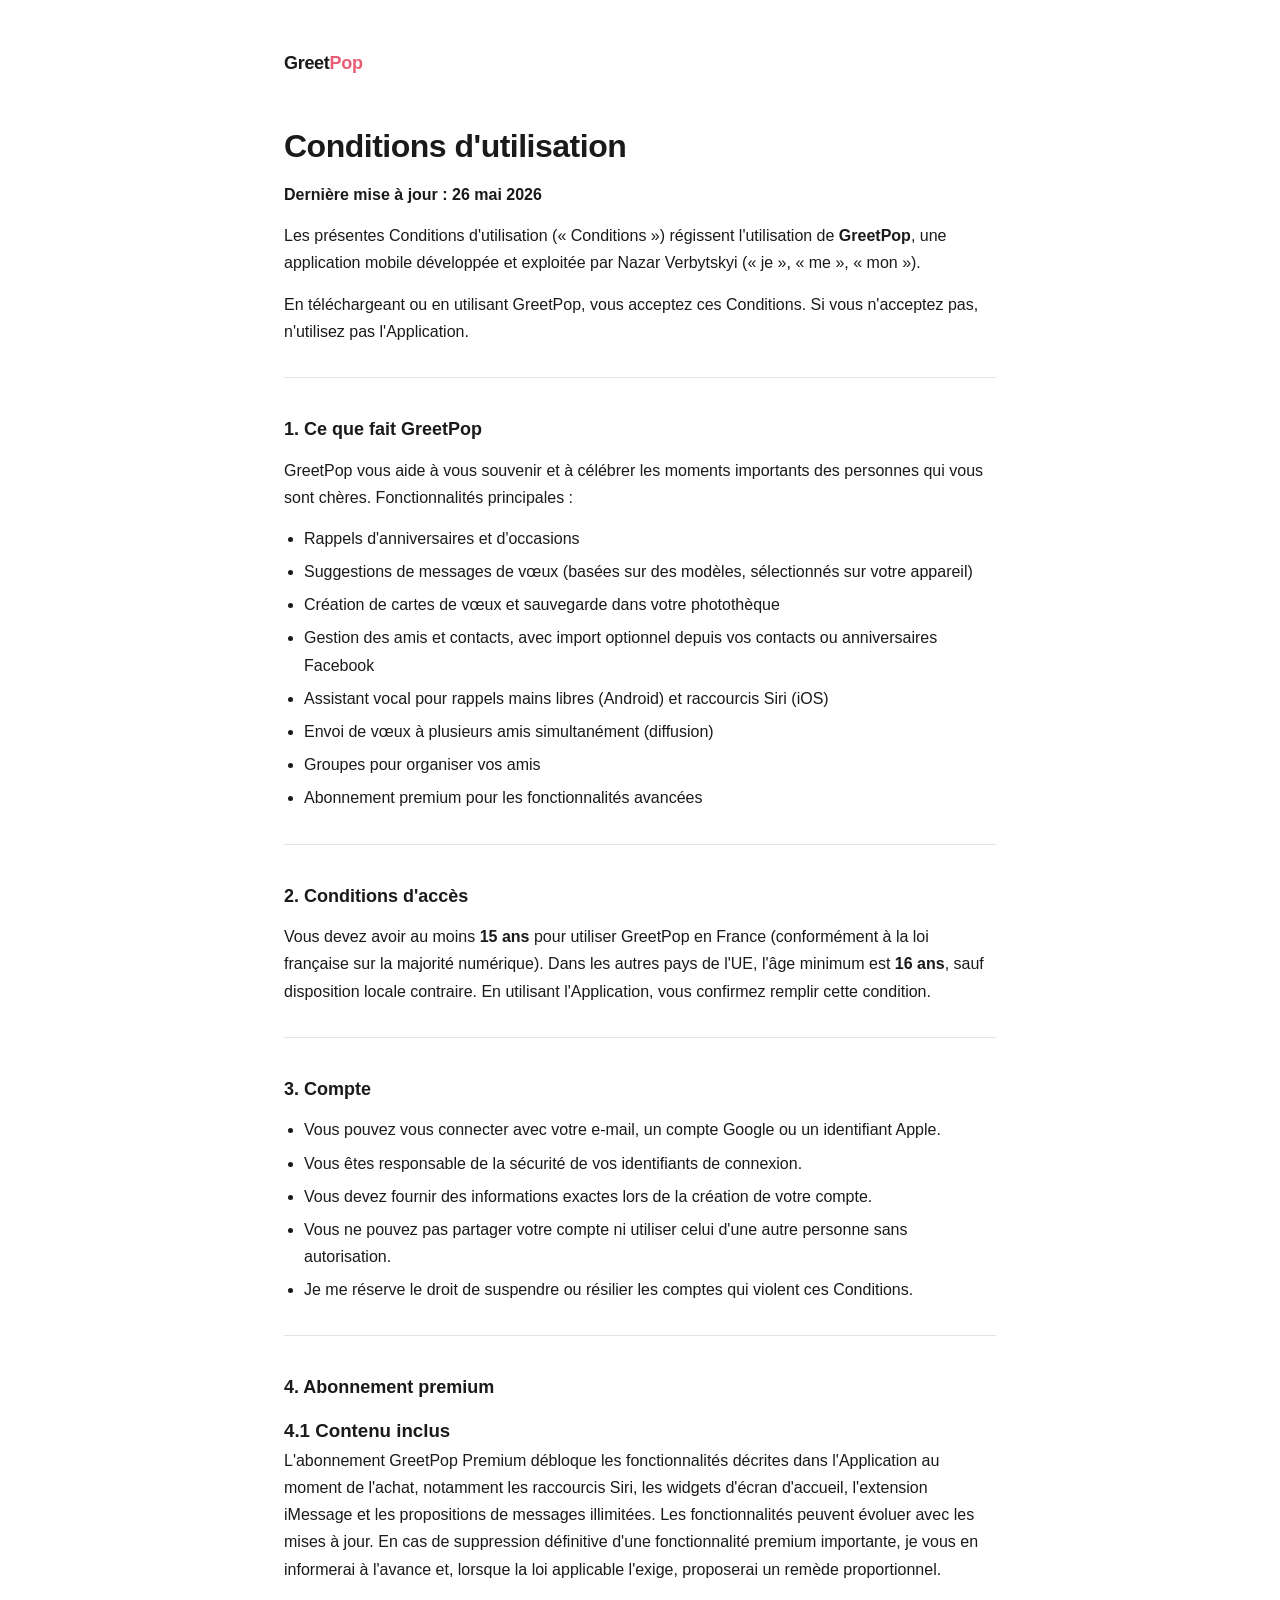
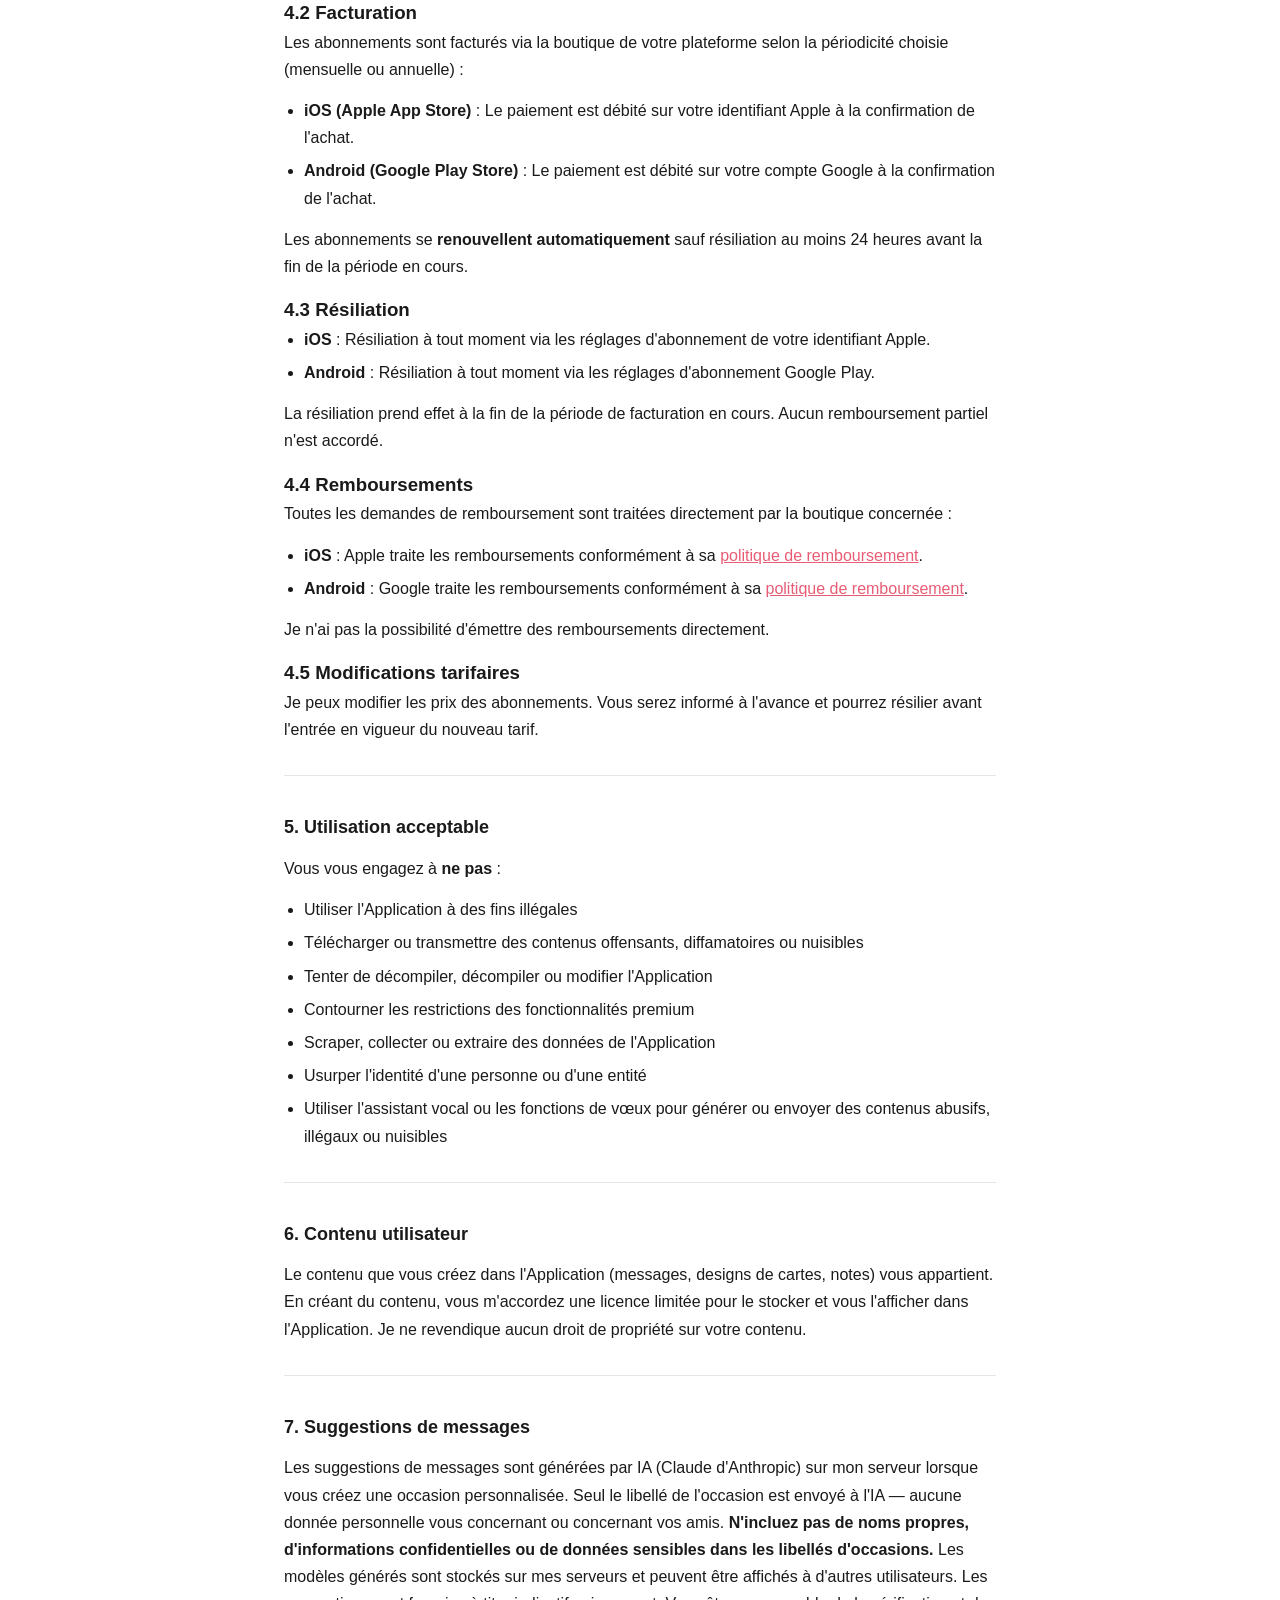
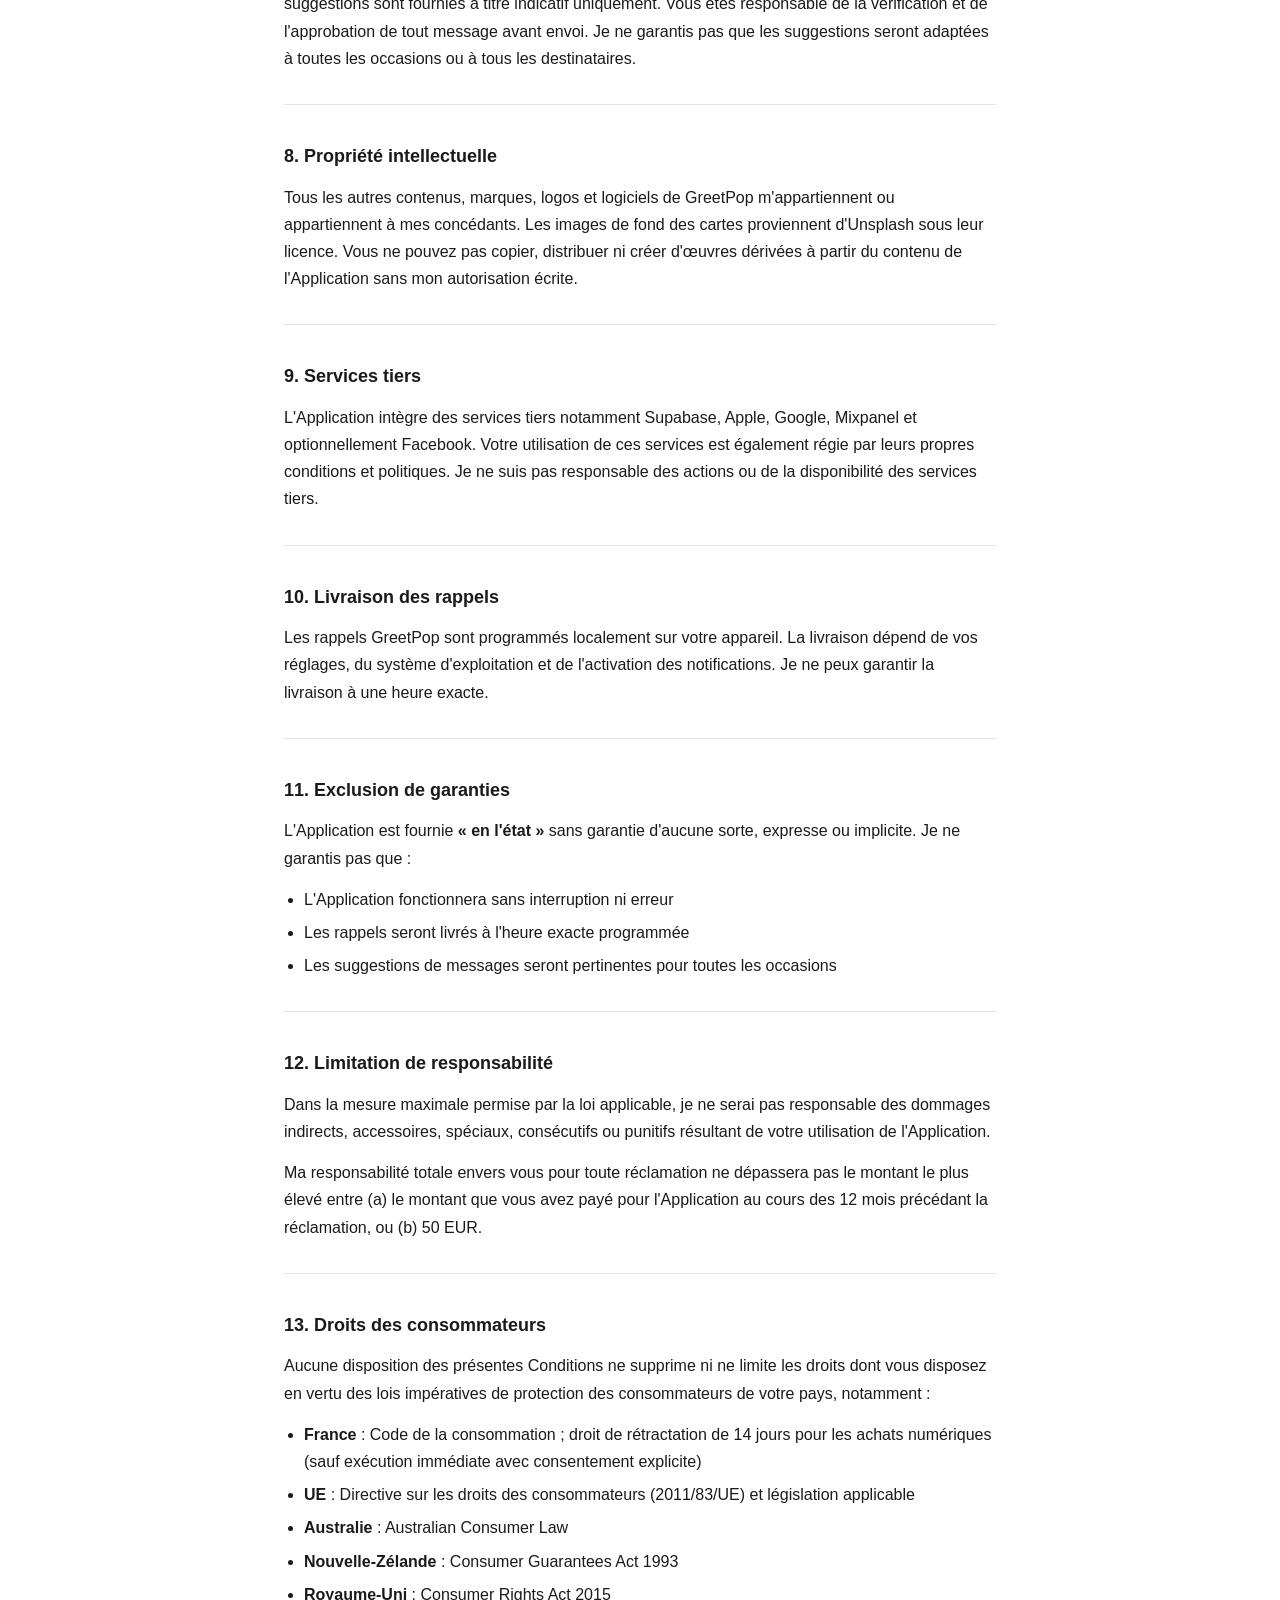
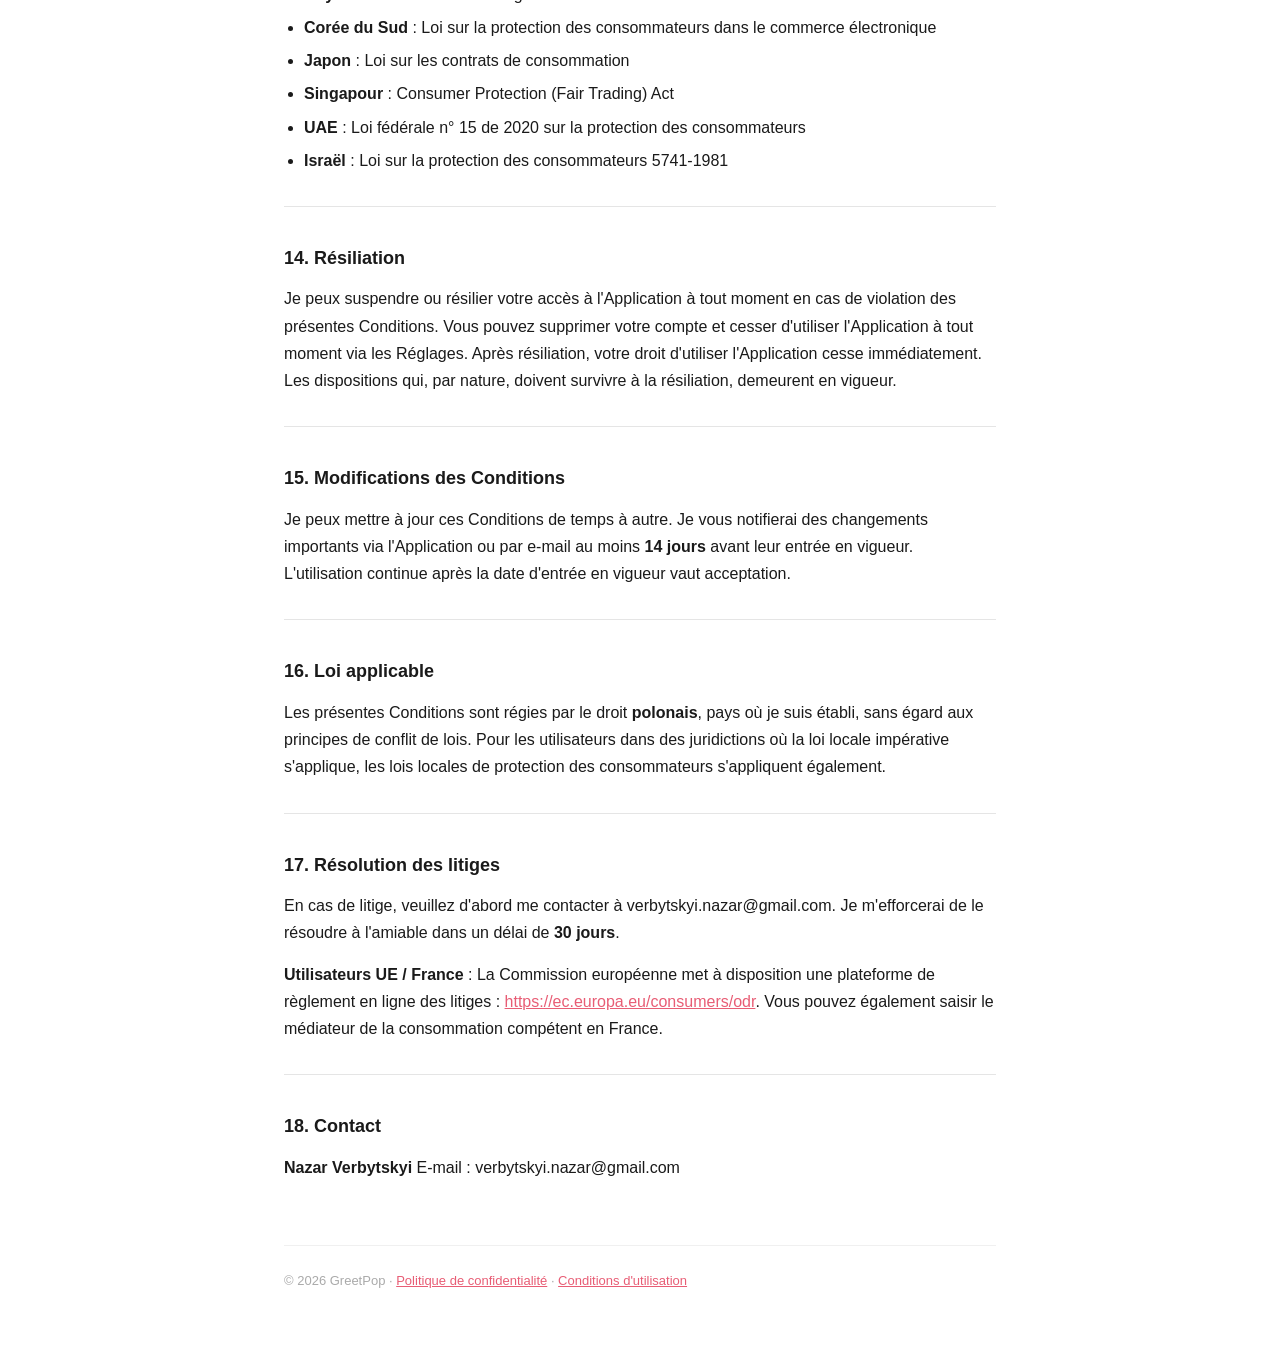
<file: terms-of-service.fr.html>
<!DOCTYPE html>
<html lang="fr">
<head>
  <meta charset="UTF-8" />
  <meta name="viewport" content="width=device-width, initial-scale=1.0" />
  <title>Conditions d'utilisation — GreetPop</title>
  <link rel="stylesheet" href="style.css" />
</head>
<body>
  <div class="container">
    <header><a href="index.html">Greet<span>Pop</span></a></header>

    <h1>Conditions d'utilisation</h1>
    <p><strong>Dernière mise à jour : 26 mai 2026</strong></p>
    <p>Les présentes Conditions d'utilisation (« Conditions ») régissent l'utilisation de <strong>GreetPop</strong>, une application mobile développée et exploitée par Nazar Verbytskyi (« je », « me », « mon »).</p>
    <p>En téléchargeant ou en utilisant GreetPop, vous acceptez ces Conditions. Si vous n'acceptez pas, n'utilisez pas l'Application.</p>
    <hr />
    <h2>1. Ce que fait GreetPop</h2>
    <p>GreetPop vous aide à vous souvenir et à célébrer les moments importants des personnes qui vous sont chères. Fonctionnalités principales :</p>
    <ul>
    <li>Rappels d'anniversaires et d'occasions</li>
    <li>Suggestions de messages de vœux (basées sur des modèles, sélectionnés sur votre appareil)</li>
    <li>Création de cartes de vœux et sauvegarde dans votre photothèque</li>
    <li>Gestion des amis et contacts, avec import optionnel depuis vos contacts ou anniversaires Facebook</li>
    <li>Assistant vocal pour rappels mains libres (Android) et raccourcis Siri (iOS)</li>
    <li>Envoi de vœux à plusieurs amis simultanément (diffusion)</li>
    <li>Groupes pour organiser vos amis</li>
    <li>Abonnement premium pour les fonctionnalités avancées</li>
    </ul>
    <hr />
    <h2>2. Conditions d'accès</h2>
    <p>Vous devez avoir au moins <strong>15 ans</strong> pour utiliser GreetPop en France (conformément à la loi française sur la majorité numérique). Dans les autres pays de l'UE, l'âge minimum est <strong>16 ans</strong>, sauf disposition locale contraire. En utilisant l'Application, vous confirmez remplir cette condition.</p>
    <hr />
    <h2>3. Compte</h2>
    <ul>
    <li>Vous pouvez vous connecter avec votre e-mail, un compte Google ou un identifiant Apple.</li>
    <li>Vous êtes responsable de la sécurité de vos identifiants de connexion.</li>
    <li>Vous devez fournir des informations exactes lors de la création de votre compte.</li>
    <li>Vous ne pouvez pas partager votre compte ni utiliser celui d'une autre personne sans autorisation.</li>
    <li>Je me réserve le droit de suspendre ou résilier les comptes qui violent ces Conditions.</li>
    </ul>
    <hr />
    <h2>4. Abonnement premium</h2>
    <h3>4.1 Contenu inclus</h3>
    <p>L'abonnement GreetPop Premium débloque les fonctionnalités décrites dans l'Application au moment de l'achat, notamment les raccourcis Siri, les widgets d'écran d'accueil, l'extension iMessage et les propositions de messages illimitées. Les fonctionnalités peuvent évoluer avec les mises à jour. En cas de suppression définitive d'une fonctionnalité premium importante, je vous en informerai à l'avance et, lorsque la loi applicable l'exige, proposerai un remède proportionnel.</p>
    <h3>4.2 Facturation</h3>
    <p>Les abonnements sont facturés via la boutique de votre plateforme selon la périodicité choisie (mensuelle ou annuelle) :</p>
    <ul>
    <li><strong>iOS (Apple App Store)</strong> : Le paiement est débité sur votre identifiant Apple à la confirmation de l'achat.</li>
    <li><strong>Android (Google Play Store)</strong> : Le paiement est débité sur votre compte Google à la confirmation de l'achat.</li>
    </ul>
    <p>Les abonnements se <strong>renouvellent automatiquement</strong> sauf résiliation au moins 24 heures avant la fin de la période en cours.</p>
    <h3>4.3 Résiliation</h3>
    <ul>
    <li><strong>iOS</strong> : Résiliation à tout moment via les réglages d'abonnement de votre identifiant Apple.</li>
    <li><strong>Android</strong> : Résiliation à tout moment via les réglages d'abonnement Google Play.</li>
    </ul>
    <p>La résiliation prend effet à la fin de la période de facturation en cours. Aucun remboursement partiel n'est accordé.</p>
    <h3>4.4 Remboursements</h3>
    <p>Toutes les demandes de remboursement sont traitées directement par la boutique concernée :</p>
    <ul>
    <li><strong>iOS</strong> : Apple traite les remboursements conformément à sa <a href="https://support.apple.com/fr-fr/118223">politique de remboursement</a>.</li>
    <li><strong>Android</strong> : Google traite les remboursements conformément à sa <a href="https://support.google.com/googleplay/answer/2479637">politique de remboursement</a>.</li>
    </ul>
    <p>Je n'ai pas la possibilité d'émettre des remboursements directement.</p>
    <h3>4.5 Modifications tarifaires</h3>
    <p>Je peux modifier les prix des abonnements. Vous serez informé à l'avance et pourrez résilier avant l'entrée en vigueur du nouveau tarif.</p>
    <hr />
    <h2>5. Utilisation acceptable</h2>
    <p>Vous vous engagez à <strong>ne pas</strong> :</p>
    <ul>
    <li>Utiliser l'Application à des fins illégales</li>
    <li>Télécharger ou transmettre des contenus offensants, diffamatoires ou nuisibles</li>
    <li>Tenter de décompiler, décompiler ou modifier l'Application</li>
    <li>Contourner les restrictions des fonctionnalités premium</li>
    <li>Scraper, collecter ou extraire des données de l'Application</li>
    <li>Usurper l'identité d'une personne ou d'une entité</li>
    <li>Utiliser l'assistant vocal ou les fonctions de vœux pour générer ou envoyer des contenus abusifs, illégaux ou nuisibles</li>
    </ul>
    <hr />
    <h2>6. Contenu utilisateur</h2>
    <p>Le contenu que vous créez dans l'Application (messages, designs de cartes, notes) vous appartient. En créant du contenu, vous m'accordez une licence limitée pour le stocker et vous l'afficher dans l'Application. Je ne revendique aucun droit de propriété sur votre contenu.</p>
    <hr />
    <h2>7. Suggestions de messages</h2>
    <p>Les suggestions de messages sont générées par IA (Claude d'Anthropic) sur mon serveur lorsque vous créez une occasion personnalisée. Seul le libellé de l'occasion est envoyé à l'IA — aucune donnée personnelle vous concernant ou concernant vos amis. <strong>N'incluez pas de noms propres, d'informations confidentielles ou de données sensibles dans les libellés d'occasions.</strong> Les modèles générés sont stockés sur mes serveurs et peuvent être affichés à d'autres utilisateurs. Les suggestions sont fournies à titre indicatif uniquement. Vous êtes responsable de la vérification et de l'approbation de tout message avant envoi. Je ne garantis pas que les suggestions seront adaptées à toutes les occasions ou à tous les destinataires.</p>
    <hr />
    <h2>8. Propriété intellectuelle</h2>
    <p>Tous les autres contenus, marques, logos et logiciels de GreetPop m'appartiennent ou appartiennent à mes concédants. Les images de fond des cartes proviennent d'Unsplash sous leur licence. Vous ne pouvez pas copier, distribuer ni créer d'œuvres dérivées à partir du contenu de l'Application sans mon autorisation écrite.</p>
    <hr />
    <h2>9. Services tiers</h2>
    <p>L'Application intègre des services tiers notamment Supabase, Apple, Google, Mixpanel et optionnellement Facebook. Votre utilisation de ces services est également régie par leurs propres conditions et politiques. Je ne suis pas responsable des actions ou de la disponibilité des services tiers.</p>
    <hr />
    <h2>10. Livraison des rappels</h2>
    <p>Les rappels GreetPop sont programmés localement sur votre appareil. La livraison dépend de vos réglages, du système d'exploitation et de l'activation des notifications. Je ne peux garantir la livraison à une heure exacte.</p>
    <hr />
    <h2>11. Exclusion de garanties</h2>
    <p>L'Application est fournie <strong>« en l'état »</strong> sans garantie d'aucune sorte, expresse ou implicite. Je ne garantis pas que :</p>
    <ul>
    <li>L'Application fonctionnera sans interruption ni erreur</li>
    <li>Les rappels seront livrés à l'heure exacte programmée</li>
    <li>Les suggestions de messages seront pertinentes pour toutes les occasions</li>
    </ul>
    <hr />
    <h2>12. Limitation de responsabilité</h2>
    <p>Dans la mesure maximale permise par la loi applicable, je ne serai pas responsable des dommages indirects, accessoires, spéciaux, consécutifs ou punitifs résultant de votre utilisation de l'Application.</p>
    <p>Ma responsabilité totale envers vous pour toute réclamation ne dépassera pas le montant le plus élevé entre (a) le montant que vous avez payé pour l'Application au cours des 12 mois précédant la réclamation, ou (b) 50 EUR.</p>
    <hr />
    <h2>13. Droits des consommateurs</h2>
    <p>Aucune disposition des présentes Conditions ne supprime ni ne limite les droits dont vous disposez en vertu des lois impératives de protection des consommateurs de votre pays, notamment :</p>
    <ul>
    <li><strong>France</strong> : Code de la consommation ; droit de rétractation de 14 jours pour les achats numériques (sauf exécution immédiate avec consentement explicite)</li>
    <li><strong>UE</strong> : Directive sur les droits des consommateurs (2011/83/UE) et législation applicable</li>
    <li><strong>Australie</strong> : Australian Consumer Law</li>
    <li><strong>Nouvelle-Zélande</strong> : Consumer Guarantees Act 1993</li>
    <li><strong>Royaume-Uni</strong> : Consumer Rights Act 2015</li>
    <li><strong>Corée du Sud</strong> : Loi sur la protection des consommateurs dans le commerce électronique</li>
    <li><strong>Japon</strong> : Loi sur les contrats de consommation</li>
    <li><strong>Singapour</strong> : Consumer Protection (Fair Trading) Act</li>
    <li><strong>UAE</strong> : Loi fédérale n° 15 de 2020 sur la protection des consommateurs</li>
    <li><strong>Israël</strong> : Loi sur la protection des consommateurs 5741-1981</li>
    </ul>
    <hr />
    <h2>14. Résiliation</h2>
    <p>Je peux suspendre ou résilier votre accès à l'Application à tout moment en cas de violation des présentes Conditions. Vous pouvez supprimer votre compte et cesser d'utiliser l'Application à tout moment via les Réglages. Après résiliation, votre droit d'utiliser l'Application cesse immédiatement. Les dispositions qui, par nature, doivent survivre à la résiliation, demeurent en vigueur.</p>
    <hr />
    <h2>15. Modifications des Conditions</h2>
    <p>Je peux mettre à jour ces Conditions de temps à autre. Je vous notifierai des changements importants via l'Application ou par e-mail au moins <strong>14 jours</strong> avant leur entrée en vigueur. L'utilisation continue après la date d'entrée en vigueur vaut acceptation.</p>
    <hr />
    <h2>16. Loi applicable</h2>
    <p>Les présentes Conditions sont régies par le droit <strong>polonais</strong>, pays où je suis établi, sans égard aux principes de conflit de lois. Pour les utilisateurs dans des juridictions où la loi locale impérative s'applique, les lois locales de protection des consommateurs s'appliquent également.</p>
    <hr />
    <h2>17. Résolution des litiges</h2>
    <p>En cas de litige, veuillez d'abord me contacter à verbytskyi.nazar@gmail.com. Je m'efforcerai de le résoudre à l'amiable dans un délai de <strong>30 jours</strong>.</p>
    <p><strong>Utilisateurs UE / France</strong> : La Commission européenne met à disposition une plateforme de règlement en ligne des litiges : <a href="https://ec.europa.eu/consumers/odr">https://ec.europa.eu/consumers/odr</a>. Vous pouvez également saisir le médiateur de la consommation compétent en France.</p>
    <hr />
    <h2>18. Contact</h2>
    <p><strong>Nazar Verbytskyi</strong>
    E-mail : verbytskyi.nazar@gmail.com</p>

    <footer>© 2026 GreetPop · <a href="privacy-policy.fr.html">Politique de confidentialité</a> · <a href="terms-of-service.fr.html">Conditions d'utilisation</a></footer>
  </div>
</body>
</html>
</file>
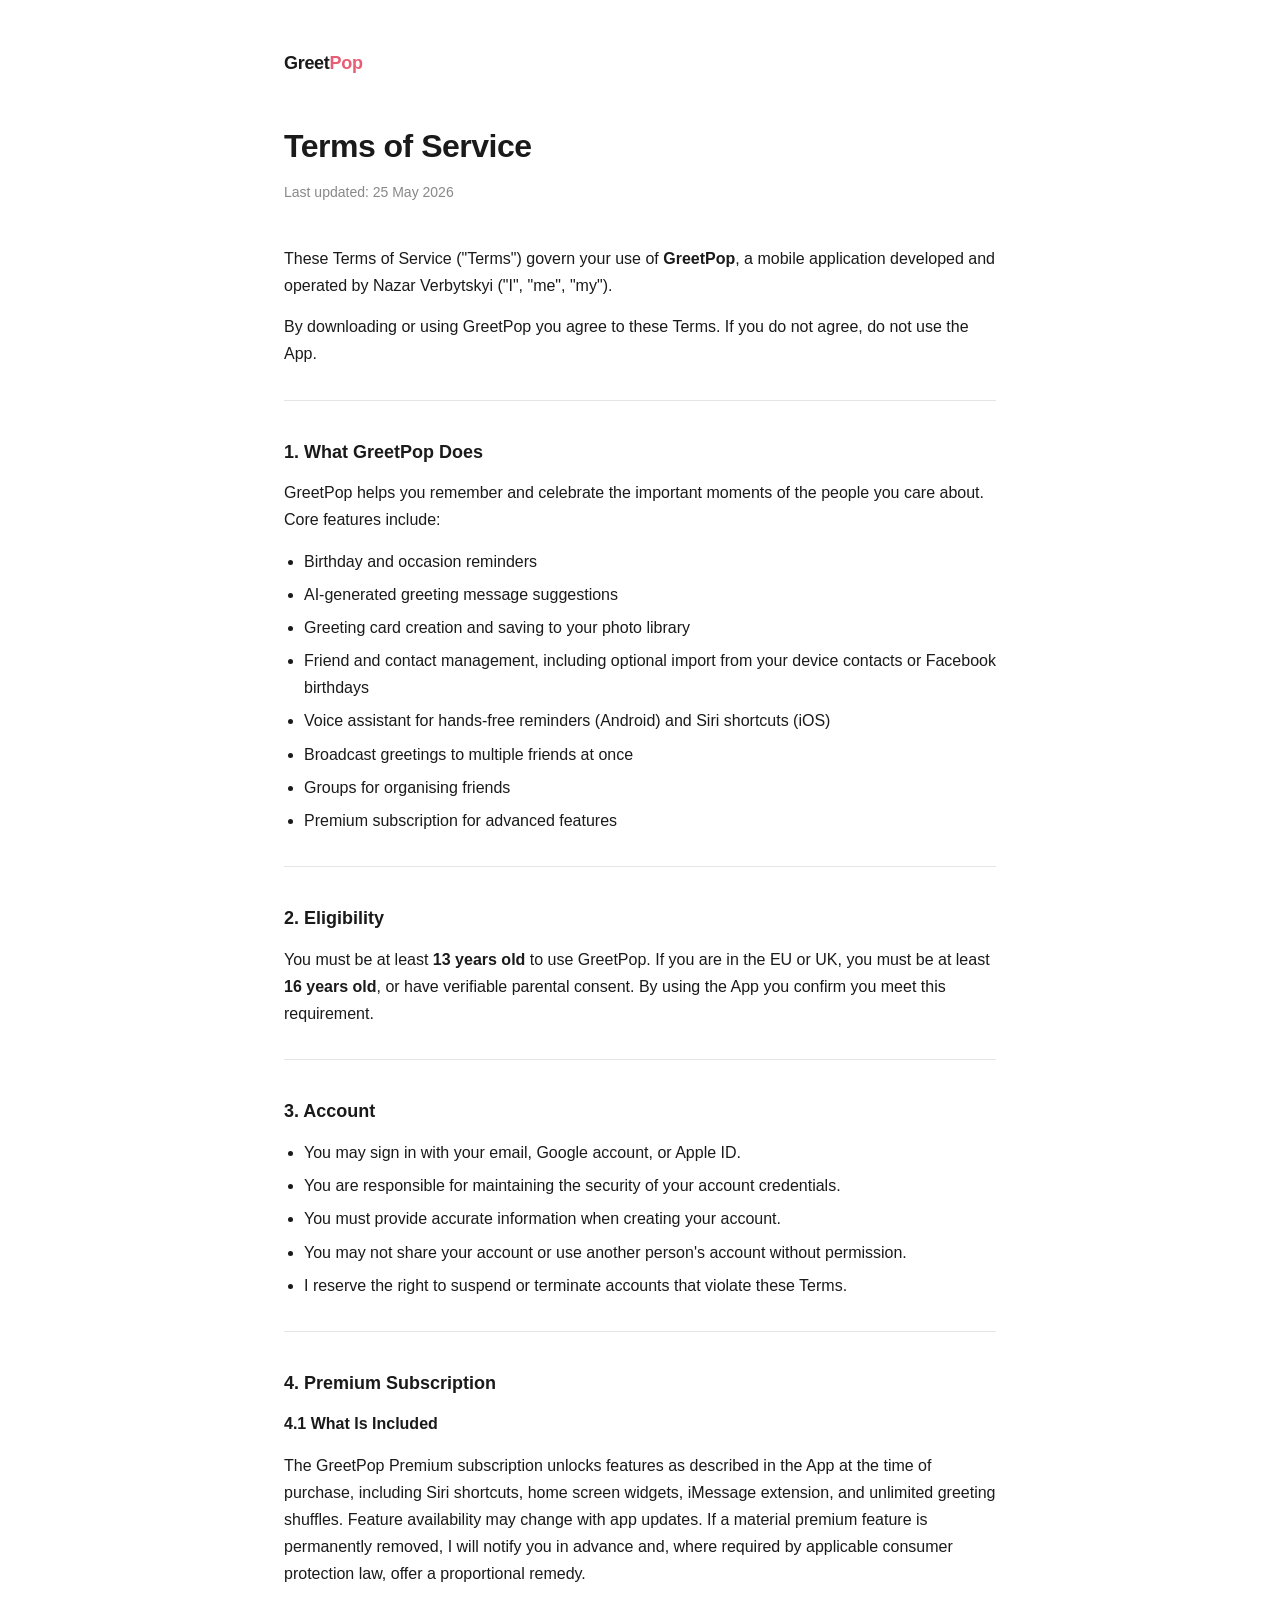
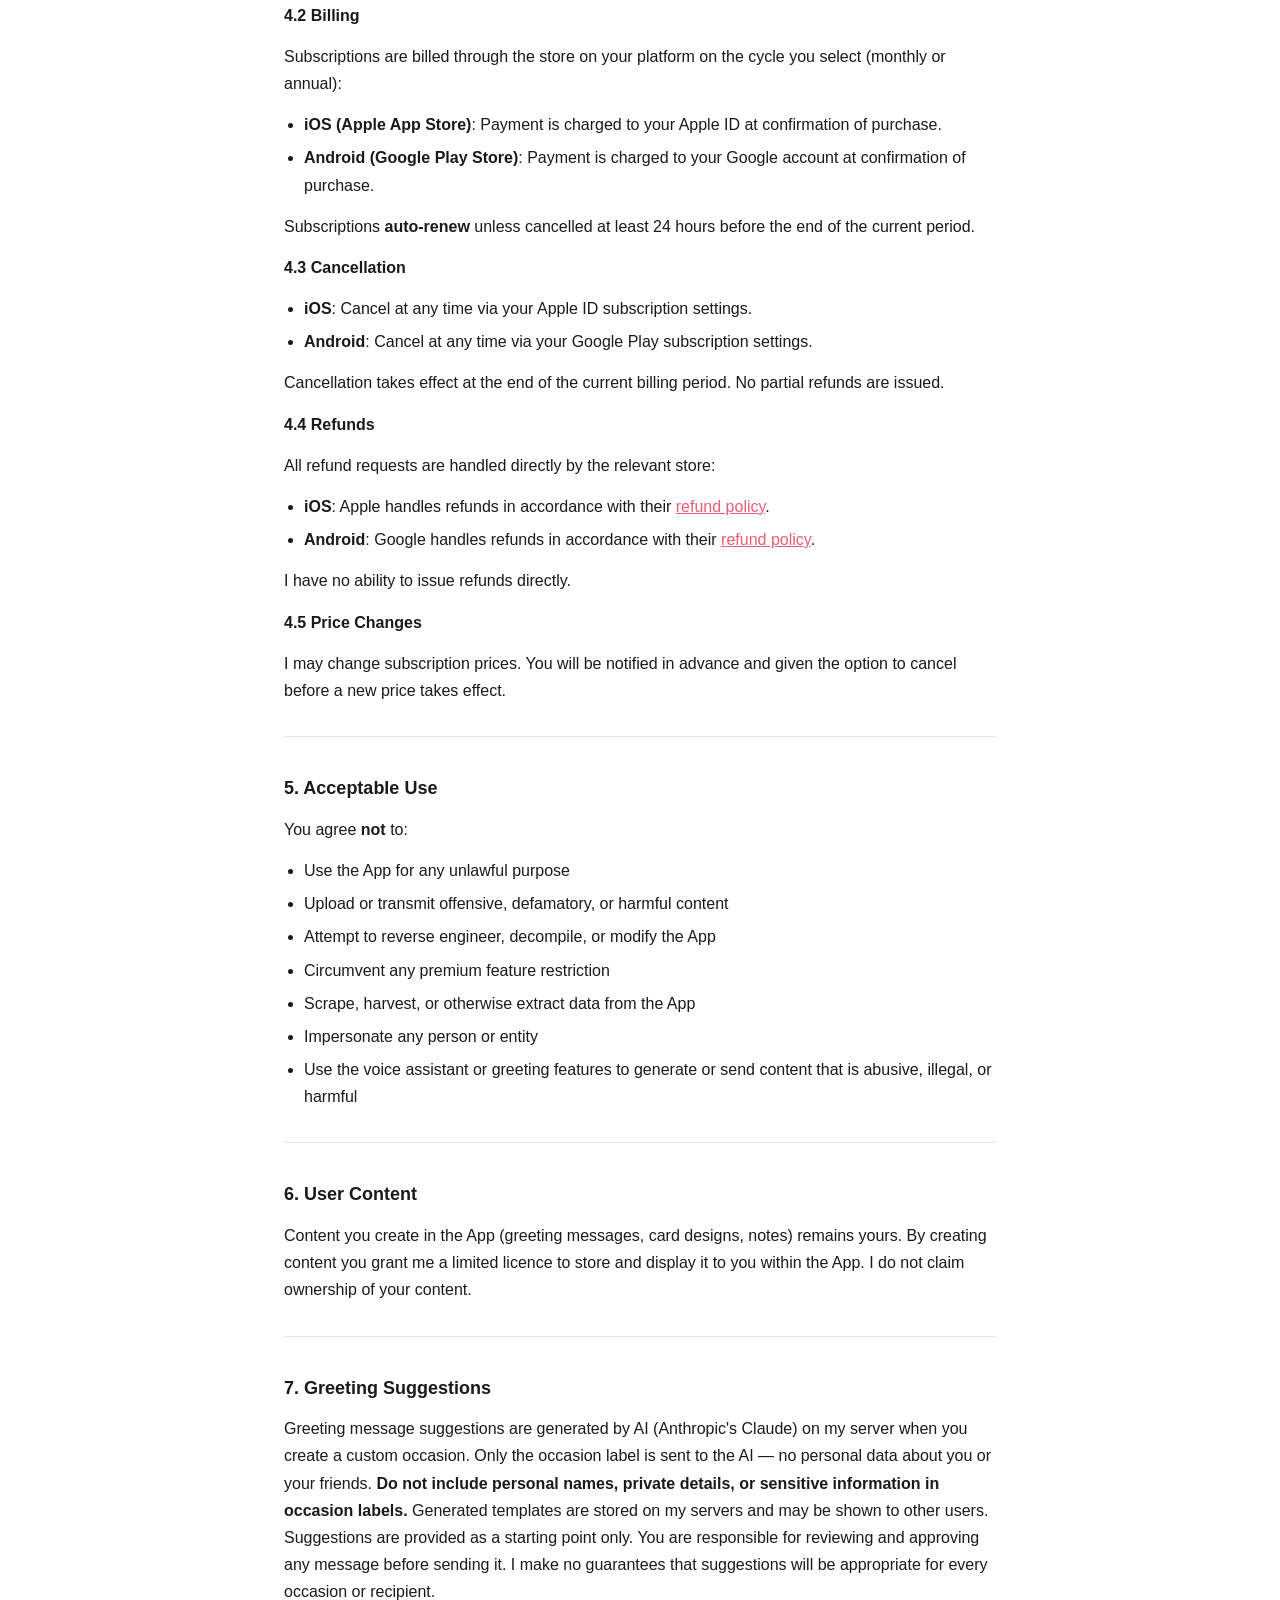
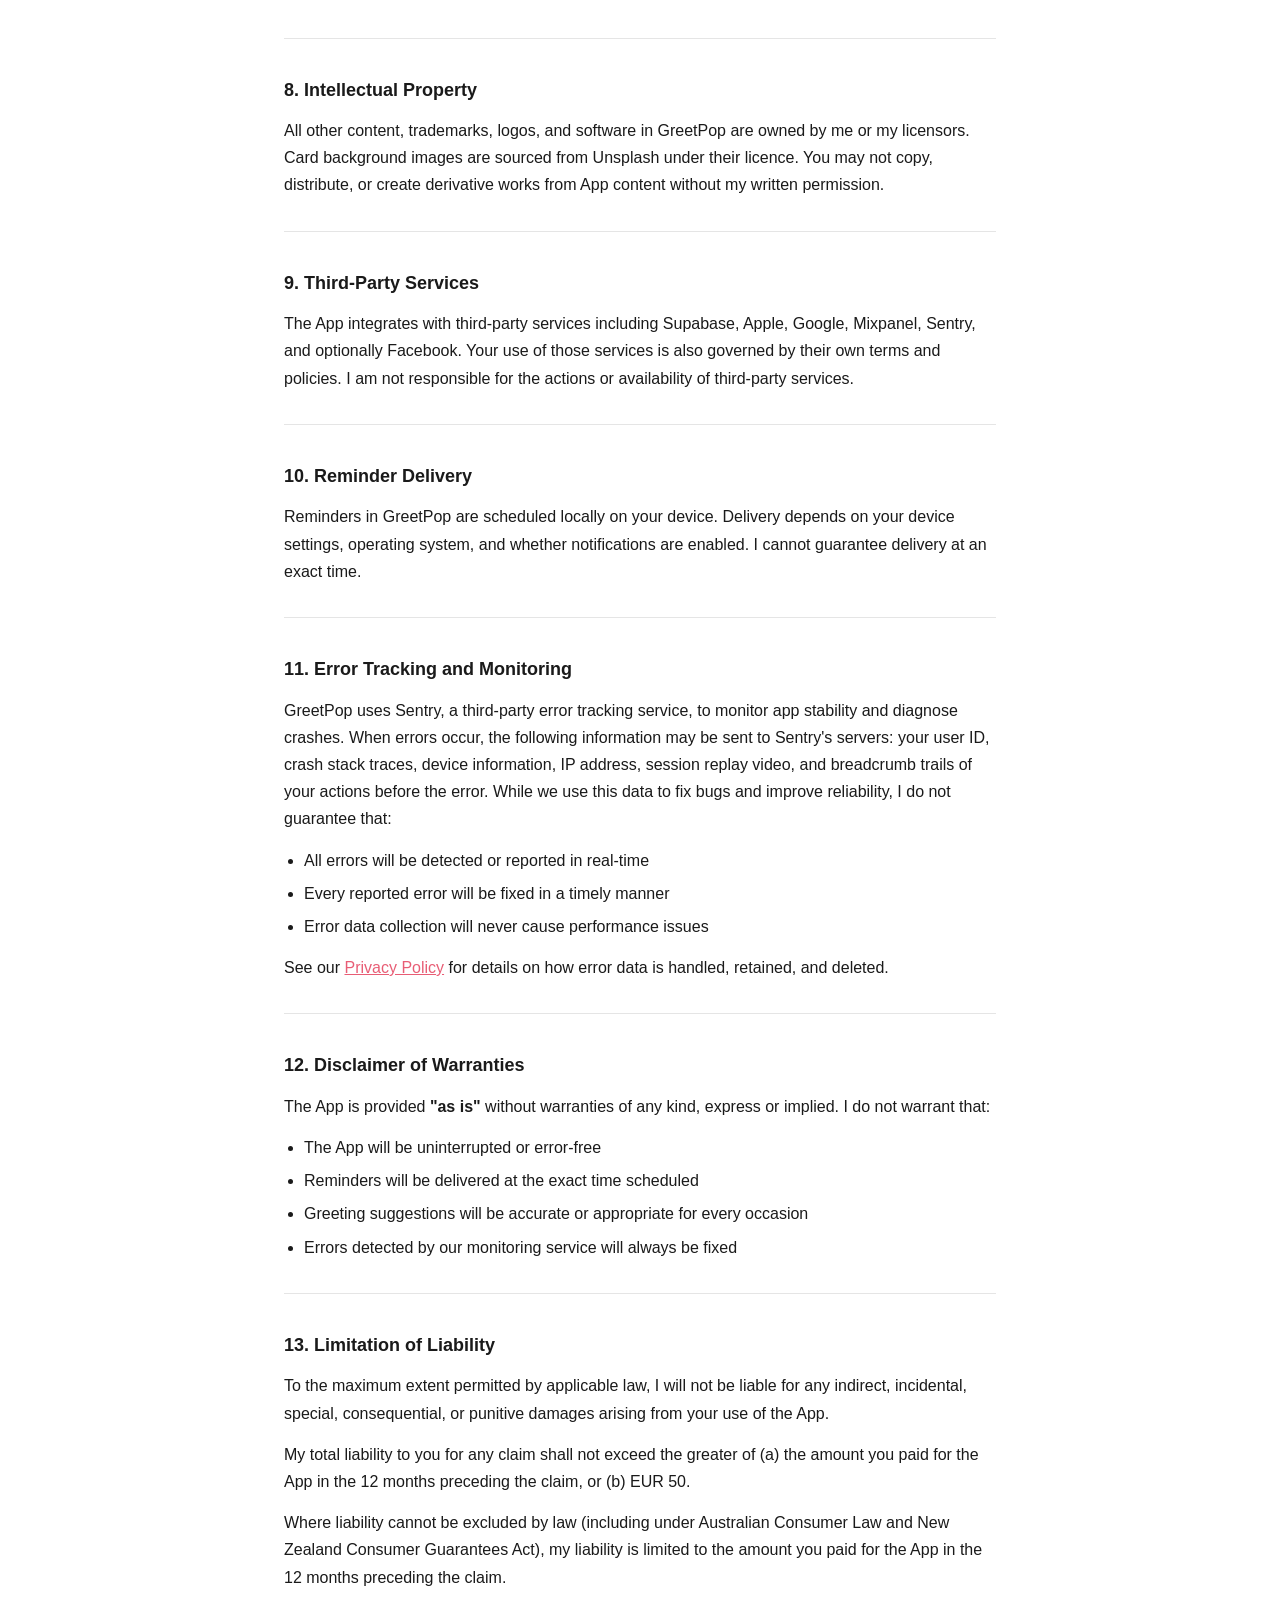
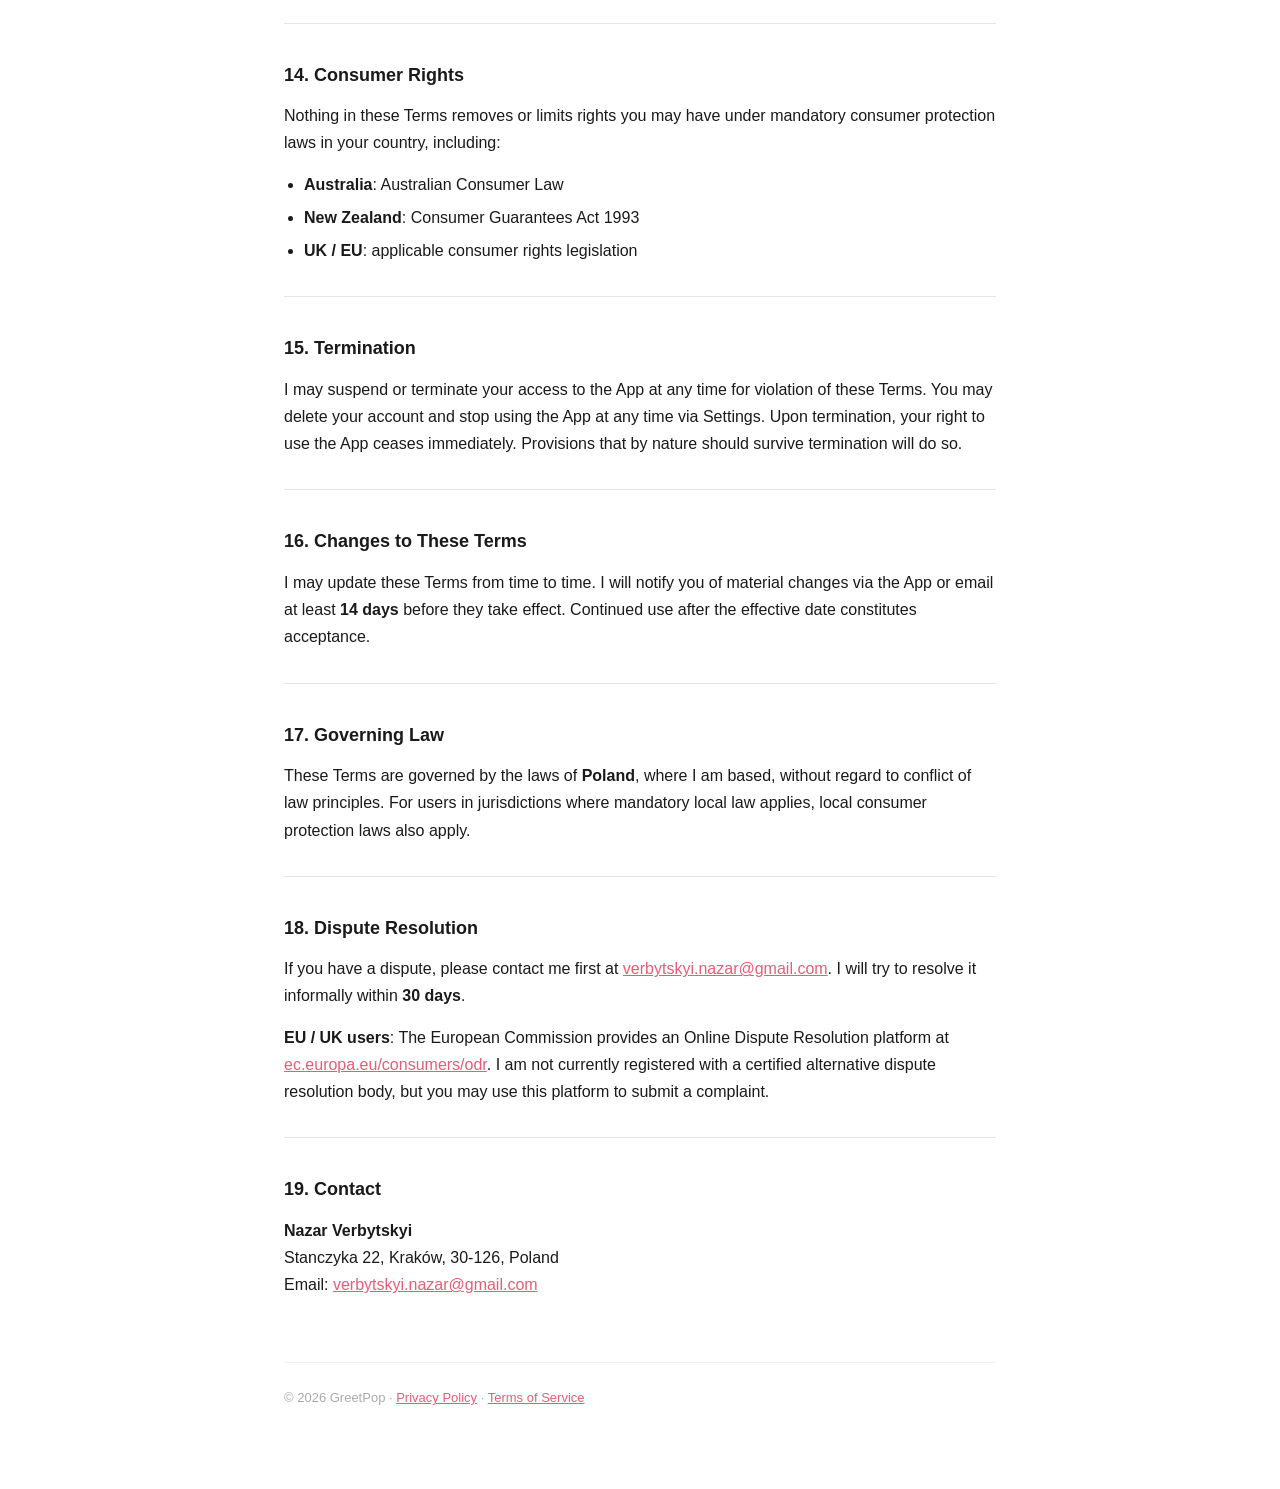
<file: terms-of-service.html>
<!DOCTYPE html>
<html lang="en">
<head>
  <meta charset="UTF-8" />
  <meta name="viewport" content="width=device-width, initial-scale=1.0" />
  <title>Terms of Service — GreetPop</title>
  <link rel="stylesheet" href="style.css" />
</head>
<body>
  <div class="container">
    <header><a href="index.html">Greet<span>Pop</span></a></header>

    <h1>Terms of Service</h1>
    <p class="updated">Last updated: 25 May 2026</p>

    <p>These Terms of Service ("Terms") govern your use of <strong>GreetPop</strong>, a mobile application developed and operated by Nazar Verbytskyi ("I", "me", "my").</p>
    <p>By downloading or using GreetPop you agree to these Terms. If you do not agree, do not use the App.</p>

    <hr />

    <h2>1. What GreetPop Does</h2>
    <p>GreetPop helps you remember and celebrate the important moments of the people you care about. Core features include:</p>
    <ul>
      <li>Birthday and occasion reminders</li>
      <li>AI-generated greeting message suggestions</li>
      <li>Greeting card creation and saving to your photo library</li>
      <li>Friend and contact management, including optional import from your device contacts or Facebook birthdays</li>
      <li>Voice assistant for hands-free reminders (Android) and Siri shortcuts (iOS)</li>
      <li>Broadcast greetings to multiple friends at once</li>
      <li>Groups for organising friends</li>
      <li>Premium subscription for advanced features</li>
    </ul>

    <hr />

    <h2>2. Eligibility</h2>
    <p>You must be at least <strong>13 years old</strong> to use GreetPop. If you are in the EU or UK, you must be at least <strong>16 years old</strong>, or have verifiable parental consent. By using the App you confirm you meet this requirement.</p>

    <hr />

    <h2>3. Account</h2>
    <ul>
      <li>You may sign in with your email, Google account, or Apple ID.</li>
      <li>You are responsible for maintaining the security of your account credentials.</li>
      <li>You must provide accurate information when creating your account.</li>
      <li>You may not share your account or use another person's account without permission.</li>
      <li>I reserve the right to suspend or terminate accounts that violate these Terms.</li>
    </ul>

    <hr />

    <h2>4. Premium Subscription</h2>

    <p><strong>4.1 What Is Included</strong></p>
    <p>The GreetPop Premium subscription unlocks features as described in the App at the time of purchase, including Siri shortcuts, home screen widgets, iMessage extension, and unlimited greeting shuffles. Feature availability may change with app updates. If a material premium feature is permanently removed, I will notify you in advance and, where required by applicable consumer protection law, offer a proportional remedy.</p>

    <p><strong>4.2 Billing</strong></p>
    <p>Subscriptions are billed through the store on your platform on the cycle you select (monthly or annual):</p>
    <ul>
      <li><strong>iOS (Apple App Store)</strong>: Payment is charged to your Apple ID at confirmation of purchase.</li>
      <li><strong>Android (Google Play Store)</strong>: Payment is charged to your Google account at confirmation of purchase.</li>
    </ul>
    <p>Subscriptions <strong>auto-renew</strong> unless cancelled at least 24 hours before the end of the current period.</p>

    <p><strong>4.3 Cancellation</strong></p>
    <ul>
      <li><strong>iOS</strong>: Cancel at any time via your Apple ID subscription settings.</li>
      <li><strong>Android</strong>: Cancel at any time via your Google Play subscription settings.</li>
    </ul>
    <p>Cancellation takes effect at the end of the current billing period. No partial refunds are issued.</p>

    <p><strong>4.4 Refunds</strong></p>
    <p>All refund requests are handled directly by the relevant store:</p>
    <ul>
      <li><strong>iOS</strong>: Apple handles refunds in accordance with their <a href="https://support.apple.com/en-us/118223" target="_blank">refund policy</a>.</li>
      <li><strong>Android</strong>: Google handles refunds in accordance with their <a href="https://support.google.com/googleplay/answer/2479637" target="_blank">refund policy</a>.</li>
    </ul>
    <p>I have no ability to issue refunds directly.</p>

    <p><strong>4.5 Price Changes</strong></p>
    <p>I may change subscription prices. You will be notified in advance and given the option to cancel before a new price takes effect.</p>

    <hr />

    <h2>5. Acceptable Use</h2>
    <p>You agree <strong>not</strong> to:</p>
    <ul>
      <li>Use the App for any unlawful purpose</li>
      <li>Upload or transmit offensive, defamatory, or harmful content</li>
      <li>Attempt to reverse engineer, decompile, or modify the App</li>
      <li>Circumvent any premium feature restriction</li>
      <li>Scrape, harvest, or otherwise extract data from the App</li>
      <li>Impersonate any person or entity</li>
      <li>Use the voice assistant or greeting features to generate or send content that is abusive, illegal, or harmful</li>
    </ul>

    <hr />

    <h2>6. User Content</h2>
    <p>Content you create in the App (greeting messages, card designs, notes) remains yours. By creating content you grant me a limited licence to store and display it to you within the App. I do not claim ownership of your content.</p>

    <hr />

    <h2>7. Greeting Suggestions</h2>
    <p>Greeting message suggestions are generated by AI (Anthropic's Claude) on my server when you create a custom occasion. Only the occasion label is sent to the AI — no personal data about you or your friends. <strong>Do not include personal names, private details, or sensitive information in occasion labels.</strong> Generated templates are stored on my servers and may be shown to other users. Suggestions are provided as a starting point only. You are responsible for reviewing and approving any message before sending it. I make no guarantees that suggestions will be appropriate for every occasion or recipient.</p>

    <hr />

    <h2>8. Intellectual Property</h2>
    <p>All other content, trademarks, logos, and software in GreetPop are owned by me or my licensors. Card background images are sourced from Unsplash under their licence. You may not copy, distribute, or create derivative works from App content without my written permission.</p>

    <hr />

    <h2>9. Third-Party Services</h2>
    <p>The App integrates with third-party services including Supabase, Apple, Google, Mixpanel, Sentry, and optionally Facebook. Your use of those services is also governed by their own terms and policies. I am not responsible for the actions or availability of third-party services.</p>

    <hr />

    <h2>10. Reminder Delivery</h2>
    <p>Reminders in GreetPop are scheduled locally on your device. Delivery depends on your device settings, operating system, and whether notifications are enabled. I cannot guarantee delivery at an exact time.</p>

    <hr />

    <h2>11. Error Tracking and Monitoring</h2>
    <p>GreetPop uses Sentry, a third-party error tracking service, to monitor app stability and diagnose crashes. When errors occur, the following information may be sent to Sentry's servers: your user ID, crash stack traces, device information, IP address, session replay video, and breadcrumb trails of your actions before the error. While we use this data to fix bugs and improve reliability, I do not guarantee that:</p>
    <ul>
      <li>All errors will be detected or reported in real-time</li>
      <li>Every reported error will be fixed in a timely manner</li>
      <li>Error data collection will never cause performance issues</li>
    </ul>
    <p>See our <a href="privacy-policy.html">Privacy Policy</a> for details on how error data is handled, retained, and deleted.</p>

    <hr />

    <h2>12. Disclaimer of Warranties</h2>
    <p>The App is provided <strong>"as is"</strong> without warranties of any kind, express or implied. I do not warrant that:</p>
    <ul>
      <li>The App will be uninterrupted or error-free</li>
      <li>Reminders will be delivered at the exact time scheduled</li>
      <li>Greeting suggestions will be accurate or appropriate for every occasion</li>
      <li>Errors detected by our monitoring service will always be fixed</li>
    </ul>

    <hr />

    <h2>13. Limitation of Liability</h2>
    <p>To the maximum extent permitted by applicable law, I will not be liable for any indirect, incidental, special, consequential, or punitive damages arising from your use of the App.</p>
    <p>My total liability to you for any claim shall not exceed the greater of (a) the amount you paid for the App in the 12 months preceding the claim, or (b) EUR 50.</p>
    <p>Where liability cannot be excluded by law (including under Australian Consumer Law and New Zealand Consumer Guarantees Act), my liability is limited to the amount you paid for the App in the 12 months preceding the claim.</p>

    <hr />

    <h2>14. Consumer Rights</h2>
    <p>Nothing in these Terms removes or limits rights you may have under mandatory consumer protection laws in your country, including:</p>
    <ul>
      <li><strong>Australia</strong>: Australian Consumer Law</li>
      <li><strong>New Zealand</strong>: Consumer Guarantees Act 1993</li>
      <li><strong>UK / EU</strong>: applicable consumer rights legislation</li>
    </ul>

    <hr />

    <h2>15. Termination</h2>
    <p>I may suspend or terminate your access to the App at any time for violation of these Terms. You may delete your account and stop using the App at any time via Settings. Upon termination, your right to use the App ceases immediately. Provisions that by nature should survive termination will do so.</p>

    <hr />

    <h2>16. Changes to These Terms</h2>
    <p>I may update these Terms from time to time. I will notify you of material changes via the App or email at least <strong>14 days</strong> before they take effect. Continued use after the effective date constitutes acceptance.</p>

    <hr />

    <h2>17. Governing Law</h2>
    <p>These Terms are governed by the laws of <strong>Poland</strong>, where I am based, without regard to conflict of law principles. For users in jurisdictions where mandatory local law applies, local consumer protection laws also apply.</p>

    <hr />

    <h2>18. Dispute Resolution</h2>
    <p>If you have a dispute, please contact me first at <a href="mailto:verbytskyi.nazar@gmail.com">verbytskyi.nazar@gmail.com</a>. I will try to resolve it informally within <strong>30 days</strong>.</p>
    <p><strong>EU / UK users</strong>: The European Commission provides an Online Dispute Resolution platform at <a href="https://ec.europa.eu/consumers/odr" target="_blank">ec.europa.eu/consumers/odr</a>. I am not currently registered with a certified alternative dispute resolution body, but you may use this platform to submit a complaint.</p>

    <hr />

    <h2>19. Contact</h2>
    <p><strong>Nazar Verbytskyi</strong><br />Stanczyka 22, Kraków, 30-126, Poland<br />Email: <a href="mailto:verbytskyi.nazar@gmail.com">verbytskyi.nazar@gmail.com</a></p>

    <footer>© 2026 GreetPop · <a href="privacy-policy.html">Privacy Policy</a> · <a href="terms-of-service.html">Terms of Service</a></footer>
  </div>
</body>
</html>
</file>
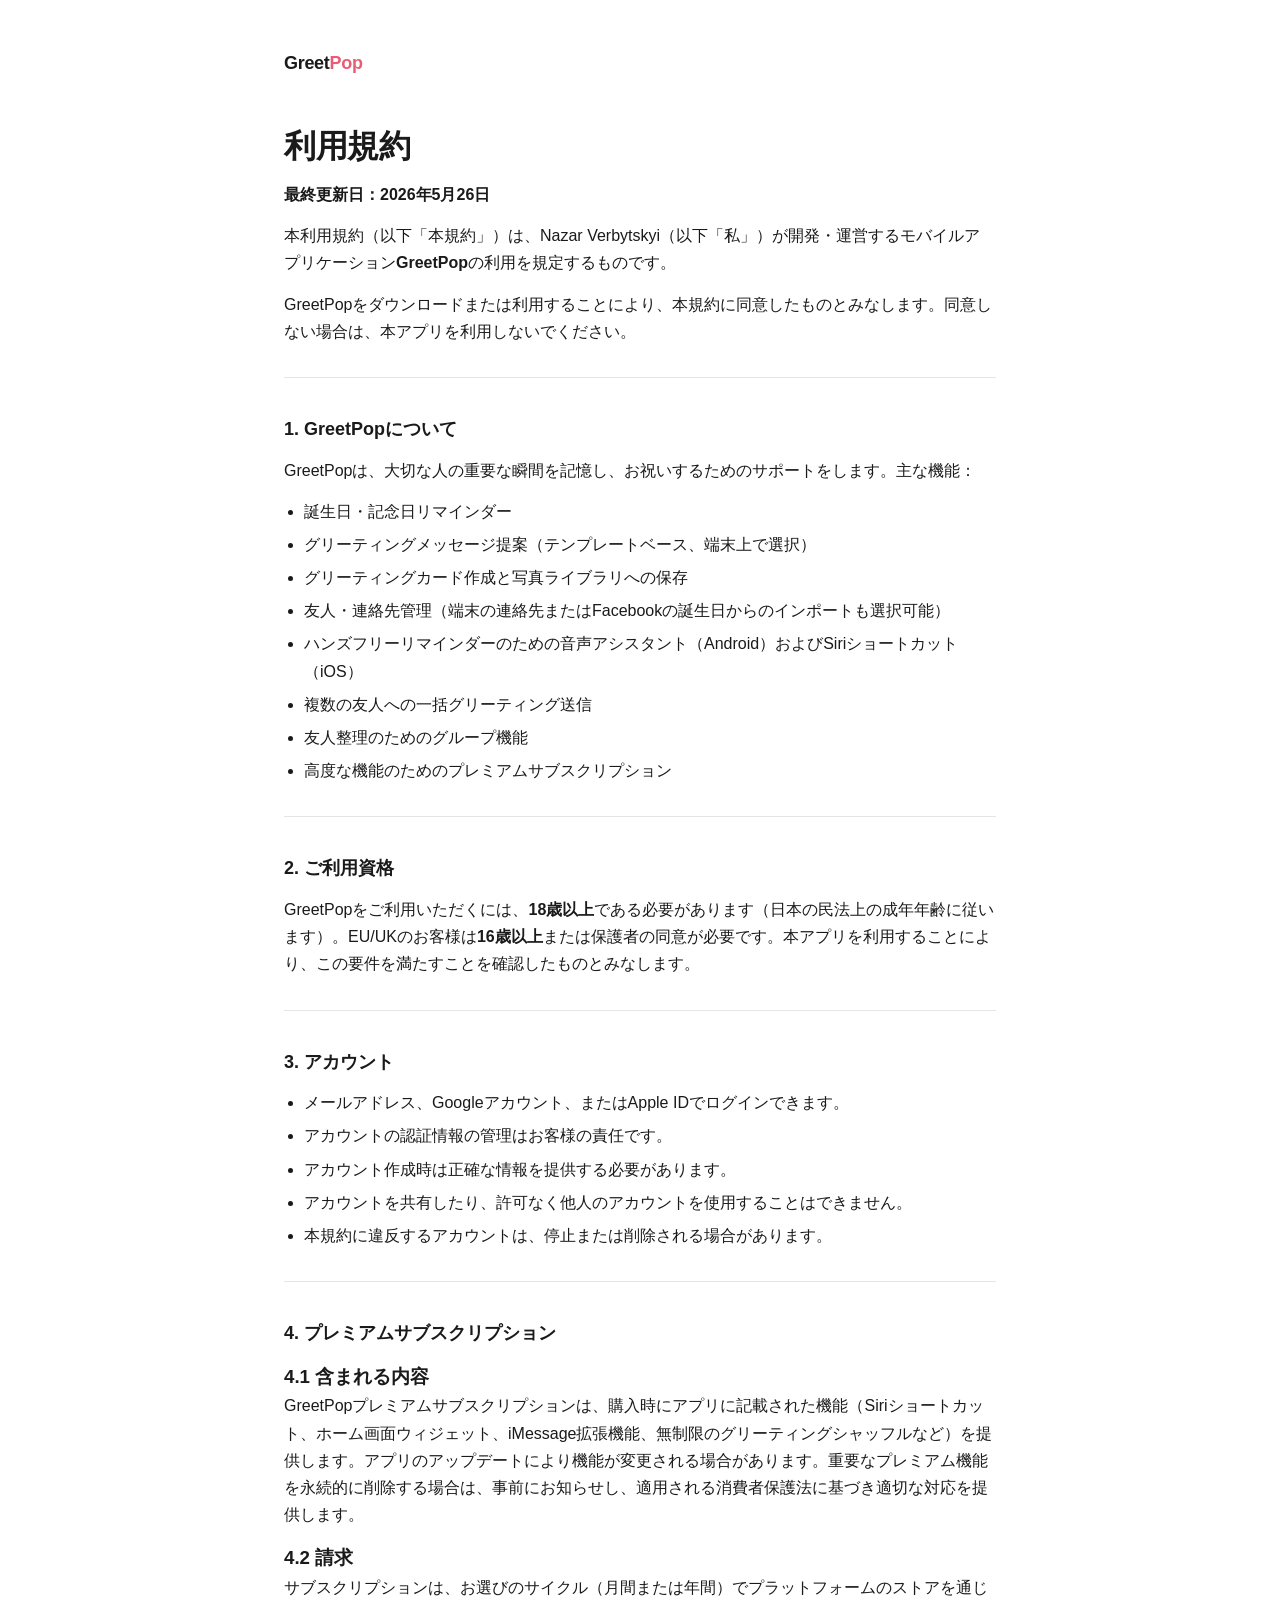
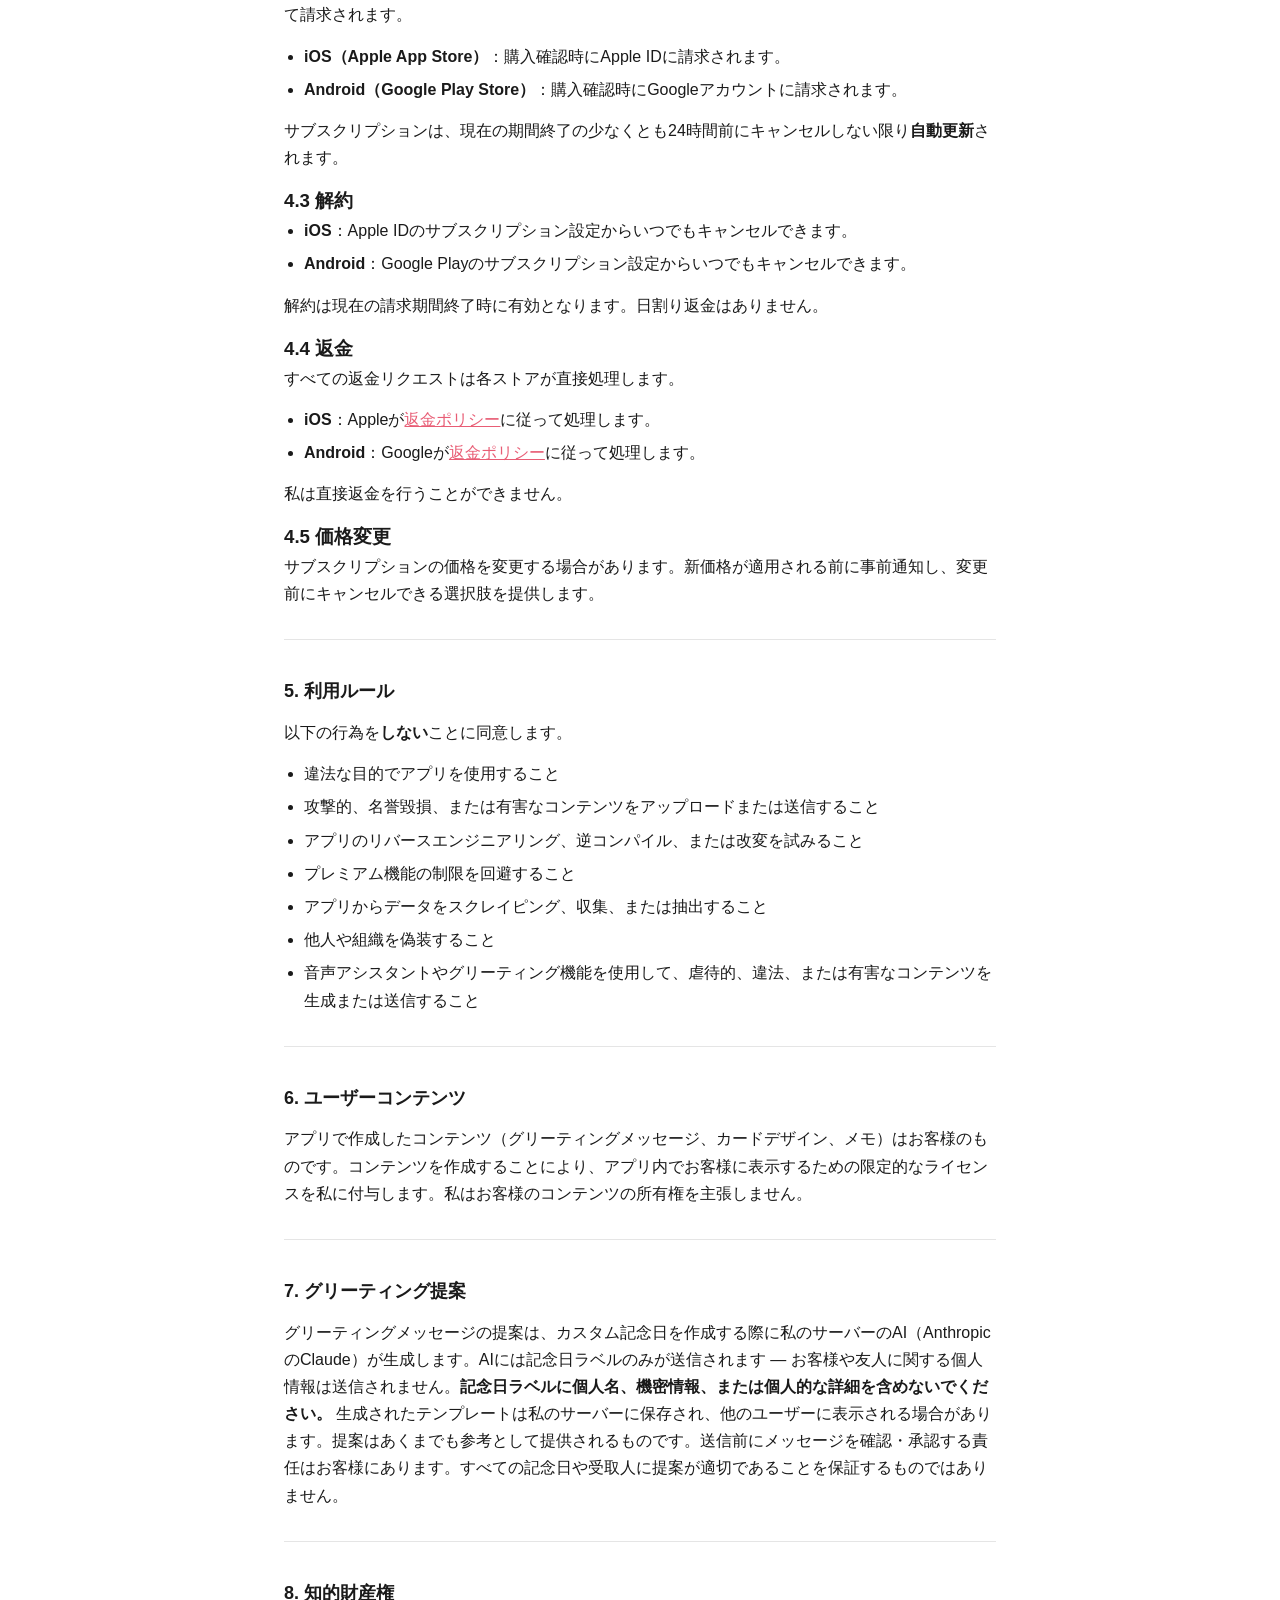
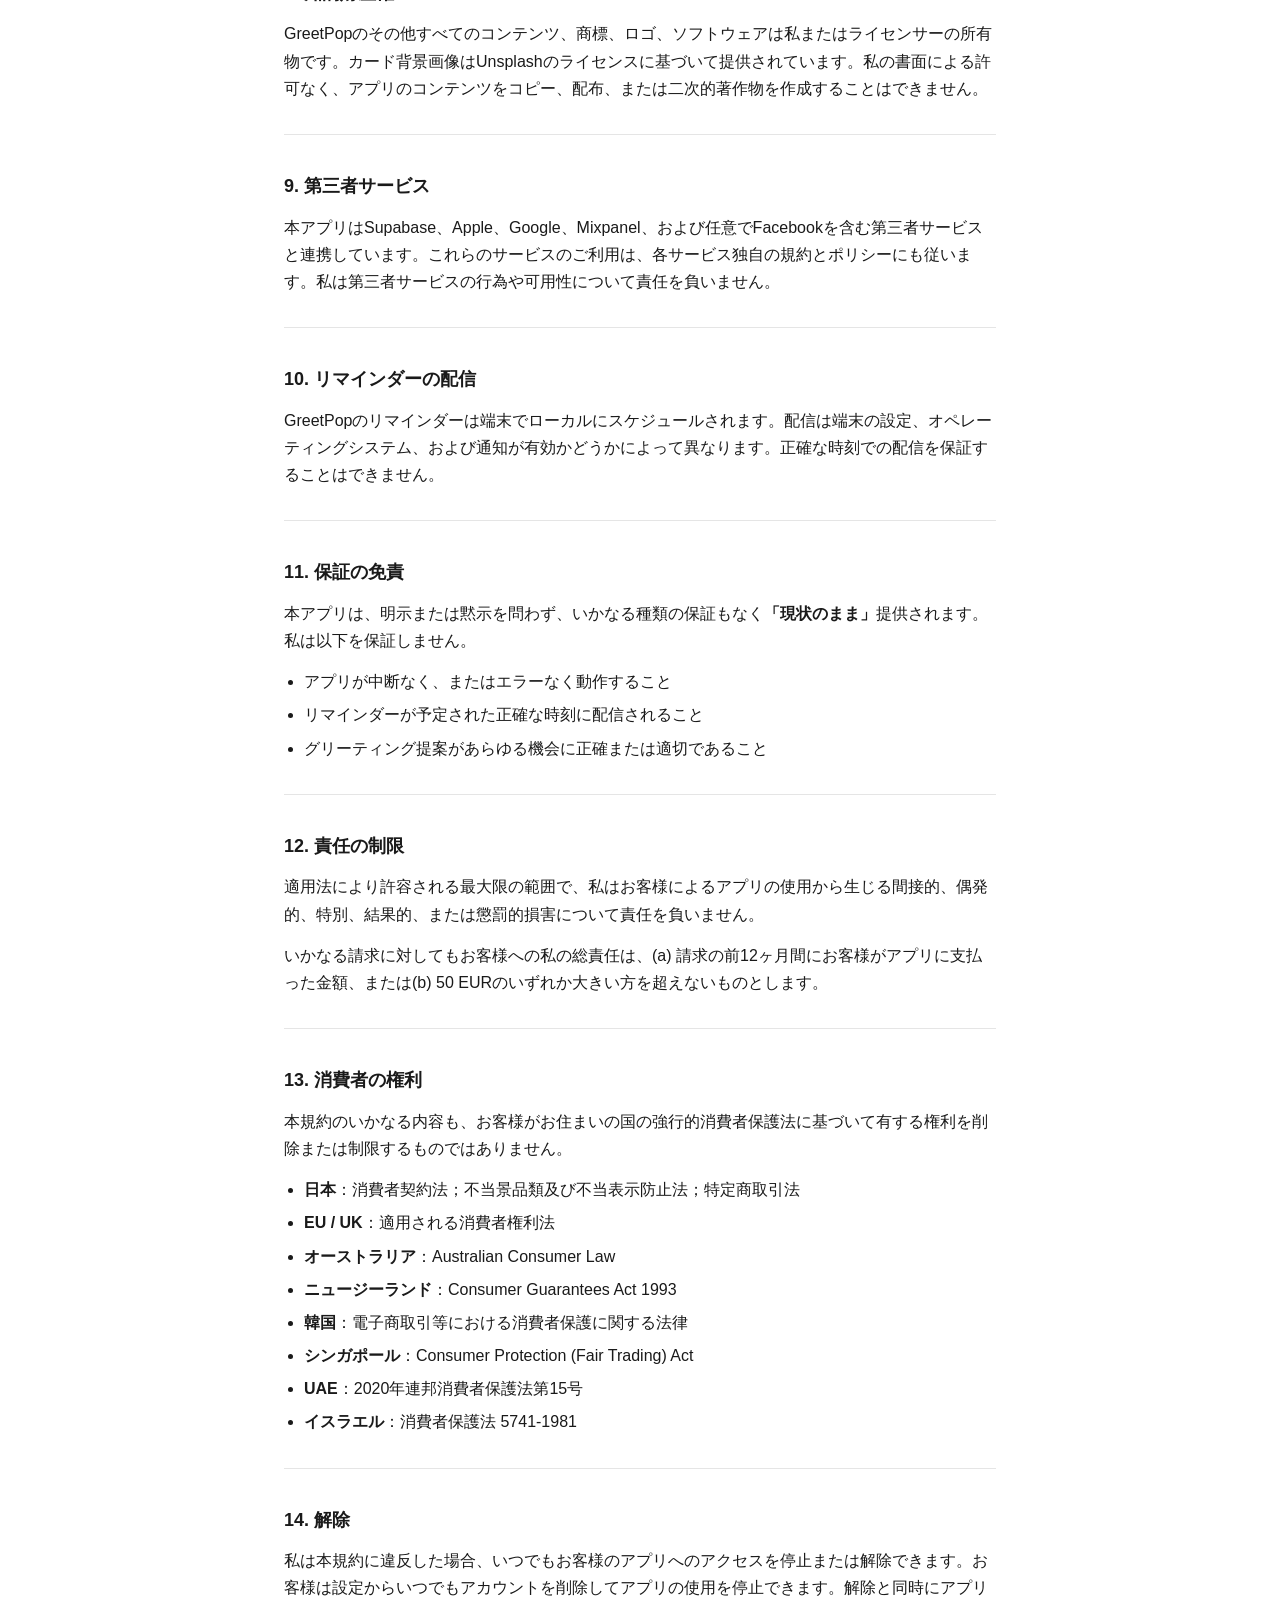
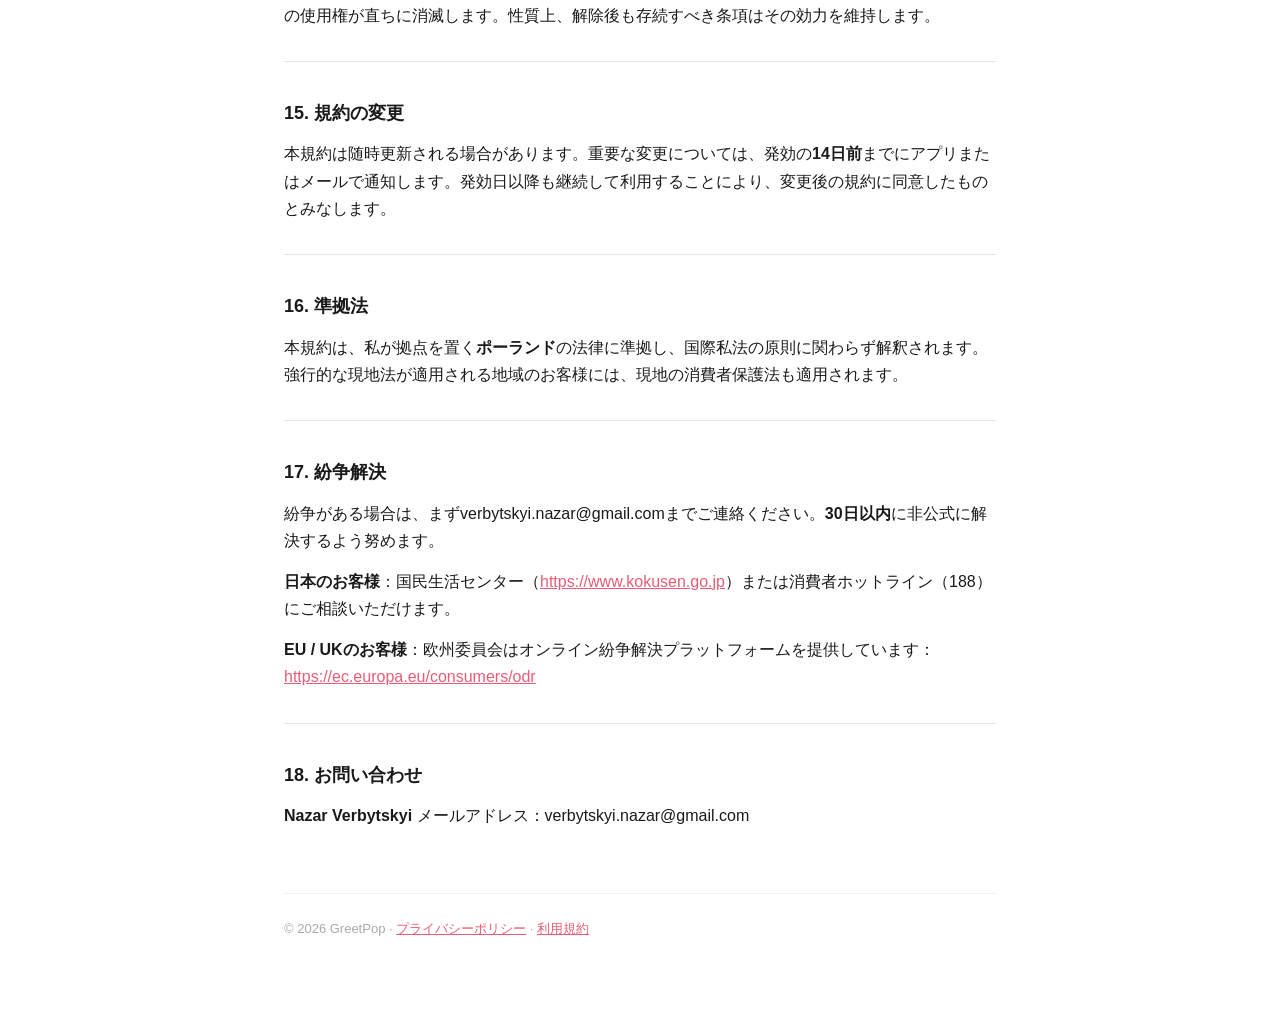
<file: terms-of-service.ja.html>
<!DOCTYPE html>
<html lang="ja">
<head>
  <meta charset="UTF-8" />
  <meta name="viewport" content="width=device-width, initial-scale=1.0" />
  <title>利用規約 — GreetPop</title>
  <link rel="stylesheet" href="style.css" />
</head>
<body>
  <div class="container">
    <header><a href="index.html">Greet<span>Pop</span></a></header>

    <h1>利用規約</h1>
    <p><strong>最終更新日：2026年5月26日</strong></p>
    <p>本利用規約（以下「本規約」）は、Nazar Verbytskyi（以下「私」）が開発・運営するモバイルアプリケーション<strong>GreetPop</strong>の利用を規定するものです。</p>
    <p>GreetPopをダウンロードまたは利用することにより、本規約に同意したものとみなします。同意しない場合は、本アプリを利用しないでください。</p>
    <hr />
    <h2>1. GreetPopについて</h2>
    <p>GreetPopは、大切な人の重要な瞬間を記憶し、お祝いするためのサポートをします。主な機能：</p>
    <ul>
    <li>誕生日・記念日リマインダー</li>
    <li>グリーティングメッセージ提案（テンプレートベース、端末上で選択）</li>
    <li>グリーティングカード作成と写真ライブラリへの保存</li>
    <li>友人・連絡先管理（端末の連絡先またはFacebookの誕生日からのインポートも選択可能）</li>
    <li>ハンズフリーリマインダーのための音声アシスタント（Android）およびSiriショートカット（iOS）</li>
    <li>複数の友人への一括グリーティング送信</li>
    <li>友人整理のためのグループ機能</li>
    <li>高度な機能のためのプレミアムサブスクリプション</li>
    </ul>
    <hr />
    <h2>2. ご利用資格</h2>
    <p>GreetPopをご利用いただくには、<strong>18歳以上</strong>である必要があります（日本の民法上の成年年齢に従います）。EU/UKのお客様は<strong>16歳以上</strong>または保護者の同意が必要です。本アプリを利用することにより、この要件を満たすことを確認したものとみなします。</p>
    <hr />
    <h2>3. アカウント</h2>
    <ul>
    <li>メールアドレス、Googleアカウント、またはApple IDでログインできます。</li>
    <li>アカウントの認証情報の管理はお客様の責任です。</li>
    <li>アカウント作成時は正確な情報を提供する必要があります。</li>
    <li>アカウントを共有したり、許可なく他人のアカウントを使用することはできません。</li>
    <li>本規約に違反するアカウントは、停止または削除される場合があります。</li>
    </ul>
    <hr />
    <h2>4. プレミアムサブスクリプション</h2>
    <h3>4.1 含まれる内容</h3>
    <p>GreetPopプレミアムサブスクリプションは、購入時にアプリに記載された機能（Siriショートカット、ホーム画面ウィジェット、iMessage拡張機能、無制限のグリーティングシャッフルなど）を提供します。アプリのアップデートにより機能が変更される場合があります。重要なプレミアム機能を永続的に削除する場合は、事前にお知らせし、適用される消費者保護法に基づき適切な対応を提供します。</p>
    <h3>4.2 請求</h3>
    <p>サブスクリプションは、お選びのサイクル（月間または年間）でプラットフォームのストアを通じて請求されます。</p>
    <ul>
    <li><strong>iOS（Apple App Store）</strong>：購入確認時にApple IDに請求されます。</li>
    <li><strong>Android（Google Play Store）</strong>：購入確認時にGoogleアカウントに請求されます。</li>
    </ul>
    <p>サブスクリプションは、現在の期間終了の少なくとも24時間前にキャンセルしない限り<strong>自動更新</strong>されます。</p>
    <h3>4.3 解約</h3>
    <ul>
    <li><strong>iOS</strong>：Apple IDのサブスクリプション設定からいつでもキャンセルできます。</li>
    <li><strong>Android</strong>：Google Playのサブスクリプション設定からいつでもキャンセルできます。</li>
    </ul>
    <p>解約は現在の請求期間終了時に有効となります。日割り返金はありません。</p>
    <h3>4.4 返金</h3>
    <p>すべての返金リクエストは各ストアが直接処理します。</p>
    <ul>
    <li><strong>iOS</strong>：Appleが<a href="https://support.apple.com/ja-jp/118223">返金ポリシー</a>に従って処理します。</li>
    <li><strong>Android</strong>：Googleが<a href="https://support.google.com/googleplay/answer/2479637">返金ポリシー</a>に従って処理します。</li>
    </ul>
    <p>私は直接返金を行うことができません。</p>
    <h3>4.5 価格変更</h3>
    <p>サブスクリプションの価格を変更する場合があります。新価格が適用される前に事前通知し、変更前にキャンセルできる選択肢を提供します。</p>
    <hr />
    <h2>5. 利用ルール</h2>
    <p>以下の行為を<strong>しない</strong>ことに同意します。</p>
    <ul>
    <li>違法な目的でアプリを使用すること</li>
    <li>攻撃的、名誉毀損、または有害なコンテンツをアップロードまたは送信すること</li>
    <li>アプリのリバースエンジニアリング、逆コンパイル、または改変を試みること</li>
    <li>プレミアム機能の制限を回避すること</li>
    <li>アプリからデータをスクレイピング、収集、または抽出すること</li>
    <li>他人や組織を偽装すること</li>
    <li>音声アシスタントやグリーティング機能を使用して、虐待的、違法、または有害なコンテンツを生成または送信すること</li>
    </ul>
    <hr />
    <h2>6. ユーザーコンテンツ</h2>
    <p>アプリで作成したコンテンツ（グリーティングメッセージ、カードデザイン、メモ）はお客様のものです。コンテンツを作成することにより、アプリ内でお客様に表示するための限定的なライセンスを私に付与します。私はお客様のコンテンツの所有権を主張しません。</p>
    <hr />
    <h2>7. グリーティング提案</h2>
    <p>グリーティングメッセージの提案は、カスタム記念日を作成する際に私のサーバーのAI（AnthropicのClaude）が生成します。AIには記念日ラベルのみが送信されます — お客様や友人に関する個人情報は送信されません。<strong>記念日ラベルに個人名、機密情報、または個人的な詳細を含めないでください。</strong> 生成されたテンプレートは私のサーバーに保存され、他のユーザーに表示される場合があります。提案はあくまでも参考として提供されるものです。送信前にメッセージを確認・承認する責任はお客様にあります。すべての記念日や受取人に提案が適切であることを保証するものではありません。</p>
    <hr />
    <h2>8. 知的財産権</h2>
    <p>GreetPopのその他すべてのコンテンツ、商標、ロゴ、ソフトウェアは私またはライセンサーの所有物です。カード背景画像はUnsplashのライセンスに基づいて提供されています。私の書面による許可なく、アプリのコンテンツをコピー、配布、または二次的著作物を作成することはできません。</p>
    <hr />
    <h2>9. 第三者サービス</h2>
    <p>本アプリはSupabase、Apple、Google、Mixpanel、および任意でFacebookを含む第三者サービスと連携しています。これらのサービスのご利用は、各サービス独自の規約とポリシーにも従います。私は第三者サービスの行為や可用性について責任を負いません。</p>
    <hr />
    <h2>10. リマインダーの配信</h2>
    <p>GreetPopのリマインダーは端末でローカルにスケジュールされます。配信は端末の設定、オペレーティングシステム、および通知が有効かどうかによって異なります。正確な時刻での配信を保証することはできません。</p>
    <hr />
    <h2>11. 保証の免責</h2>
    <p>本アプリは、明示または黙示を問わず、いかなる種類の保証もなく<strong>「現状のまま」</strong>提供されます。私は以下を保証しません。</p>
    <ul>
    <li>アプリが中断なく、またはエラーなく動作すること</li>
    <li>リマインダーが予定された正確な時刻に配信されること</li>
    <li>グリーティング提案があらゆる機会に正確または適切であること</li>
    </ul>
    <hr />
    <h2>12. 責任の制限</h2>
    <p>適用法により許容される最大限の範囲で、私はお客様によるアプリの使用から生じる間接的、偶発的、特別、結果的、または懲罰的損害について責任を負いません。</p>
    <p>いかなる請求に対してもお客様への私の総責任は、(a) 請求の前12ヶ月間にお客様がアプリに支払った金額、または(b) 50 EURのいずれか大きい方を超えないものとします。</p>
    <hr />
    <h2>13. 消費者の権利</h2>
    <p>本規約のいかなる内容も、お客様がお住まいの国の強行的消費者保護法に基づいて有する権利を削除または制限するものではありません。</p>
    <ul>
    <li><strong>日本</strong>：消費者契約法；不当景品類及び不当表示防止法；特定商取引法</li>
    <li><strong>EU / UK</strong>：適用される消費者権利法</li>
    <li><strong>オーストラリア</strong>：Australian Consumer Law</li>
    <li><strong>ニュージーランド</strong>：Consumer Guarantees Act 1993</li>
    <li><strong>韓国</strong>：電子商取引等における消費者保護に関する法律</li>
    <li><strong>シンガポール</strong>：Consumer Protection (Fair Trading) Act</li>
    <li><strong>UAE</strong>：2020年連邦消費者保護法第15号</li>
    <li><strong>イスラエル</strong>：消費者保護法 5741-1981</li>
    </ul>
    <hr />
    <h2>14. 解除</h2>
    <p>私は本規約に違反した場合、いつでもお客様のアプリへのアクセスを停止または解除できます。お客様は設定からいつでもアカウントを削除してアプリの使用を停止できます。解除と同時にアプリの使用権が直ちに消滅します。性質上、解除後も存続すべき条項はその効力を維持します。</p>
    <hr />
    <h2>15. 規約の変更</h2>
    <p>本規約は随時更新される場合があります。重要な変更については、発効の<strong>14日前</strong>までにアプリまたはメールで通知します。発効日以降も継続して利用することにより、変更後の規約に同意したものとみなします。</p>
    <hr />
    <h2>16. 準拠法</h2>
    <p>本規約は、私が拠点を置く<strong>ポーランド</strong>の法律に準拠し、国際私法の原則に関わらず解釈されます。強行的な現地法が適用される地域のお客様には、現地の消費者保護法も適用されます。</p>
    <hr />
    <h2>17. 紛争解決</h2>
    <p>紛争がある場合は、まずverbytskyi.nazar@gmail.comまでご連絡ください。<strong>30日以内</strong>に非公式に解決するよう努めます。</p>
    <p><strong>日本のお客様</strong>：国民生活センター（<a href="https://www.kokusen.go.jp">https://www.kokusen.go.jp</a>）または消費者ホットライン（188）にご相談いただけます。</p>
    <p><strong>EU / UKのお客様</strong>：欧州委員会はオンライン紛争解決プラットフォームを提供しています：<a href="https://ec.europa.eu/consumers/odr">https://ec.europa.eu/consumers/odr</a></p>
    <hr />
    <h2>18. お問い合わせ</h2>
    <p><strong>Nazar Verbytskyi</strong>
    メールアドレス：verbytskyi.nazar@gmail.com</p>

    <footer>© 2026 GreetPop · <a href="privacy-policy.ja.html">プライバシーポリシー</a> · <a href="terms-of-service.ja.html">利用規約</a></footer>
  </div>
</body>
</html>
</file>
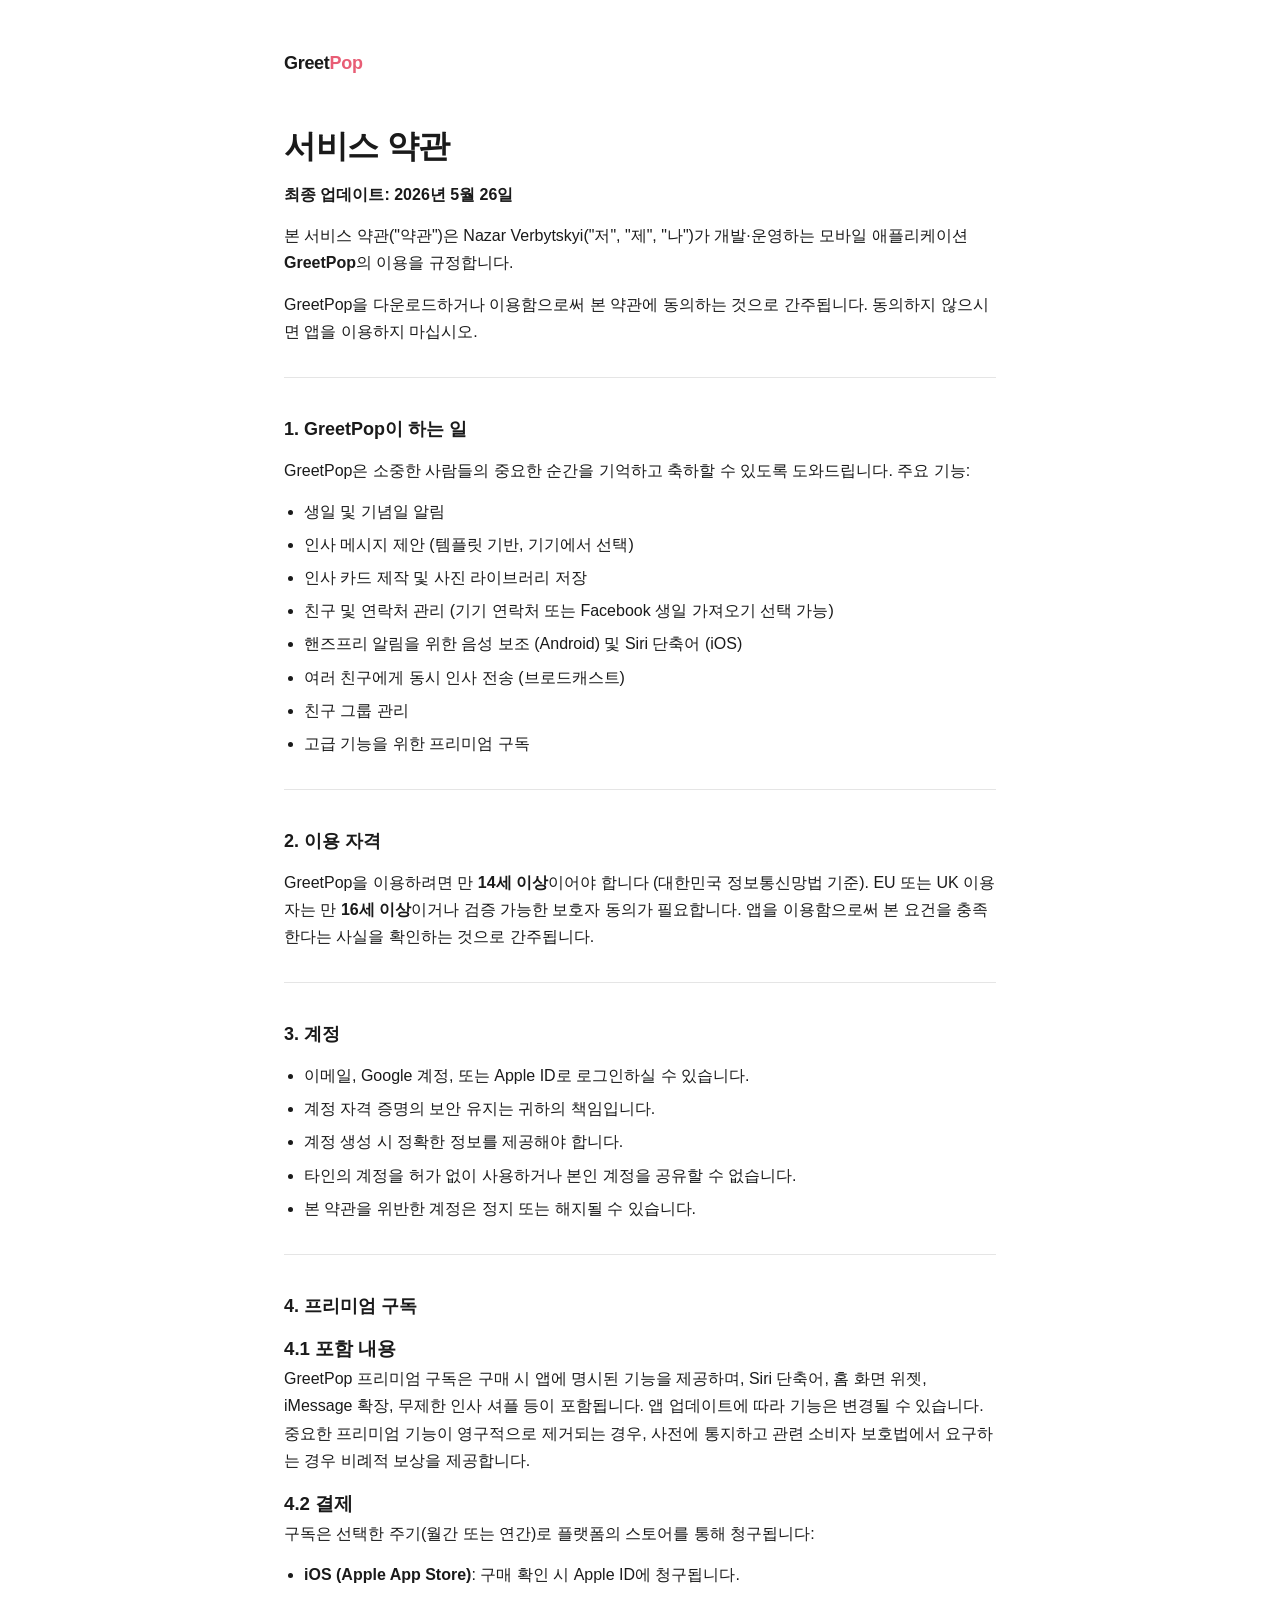
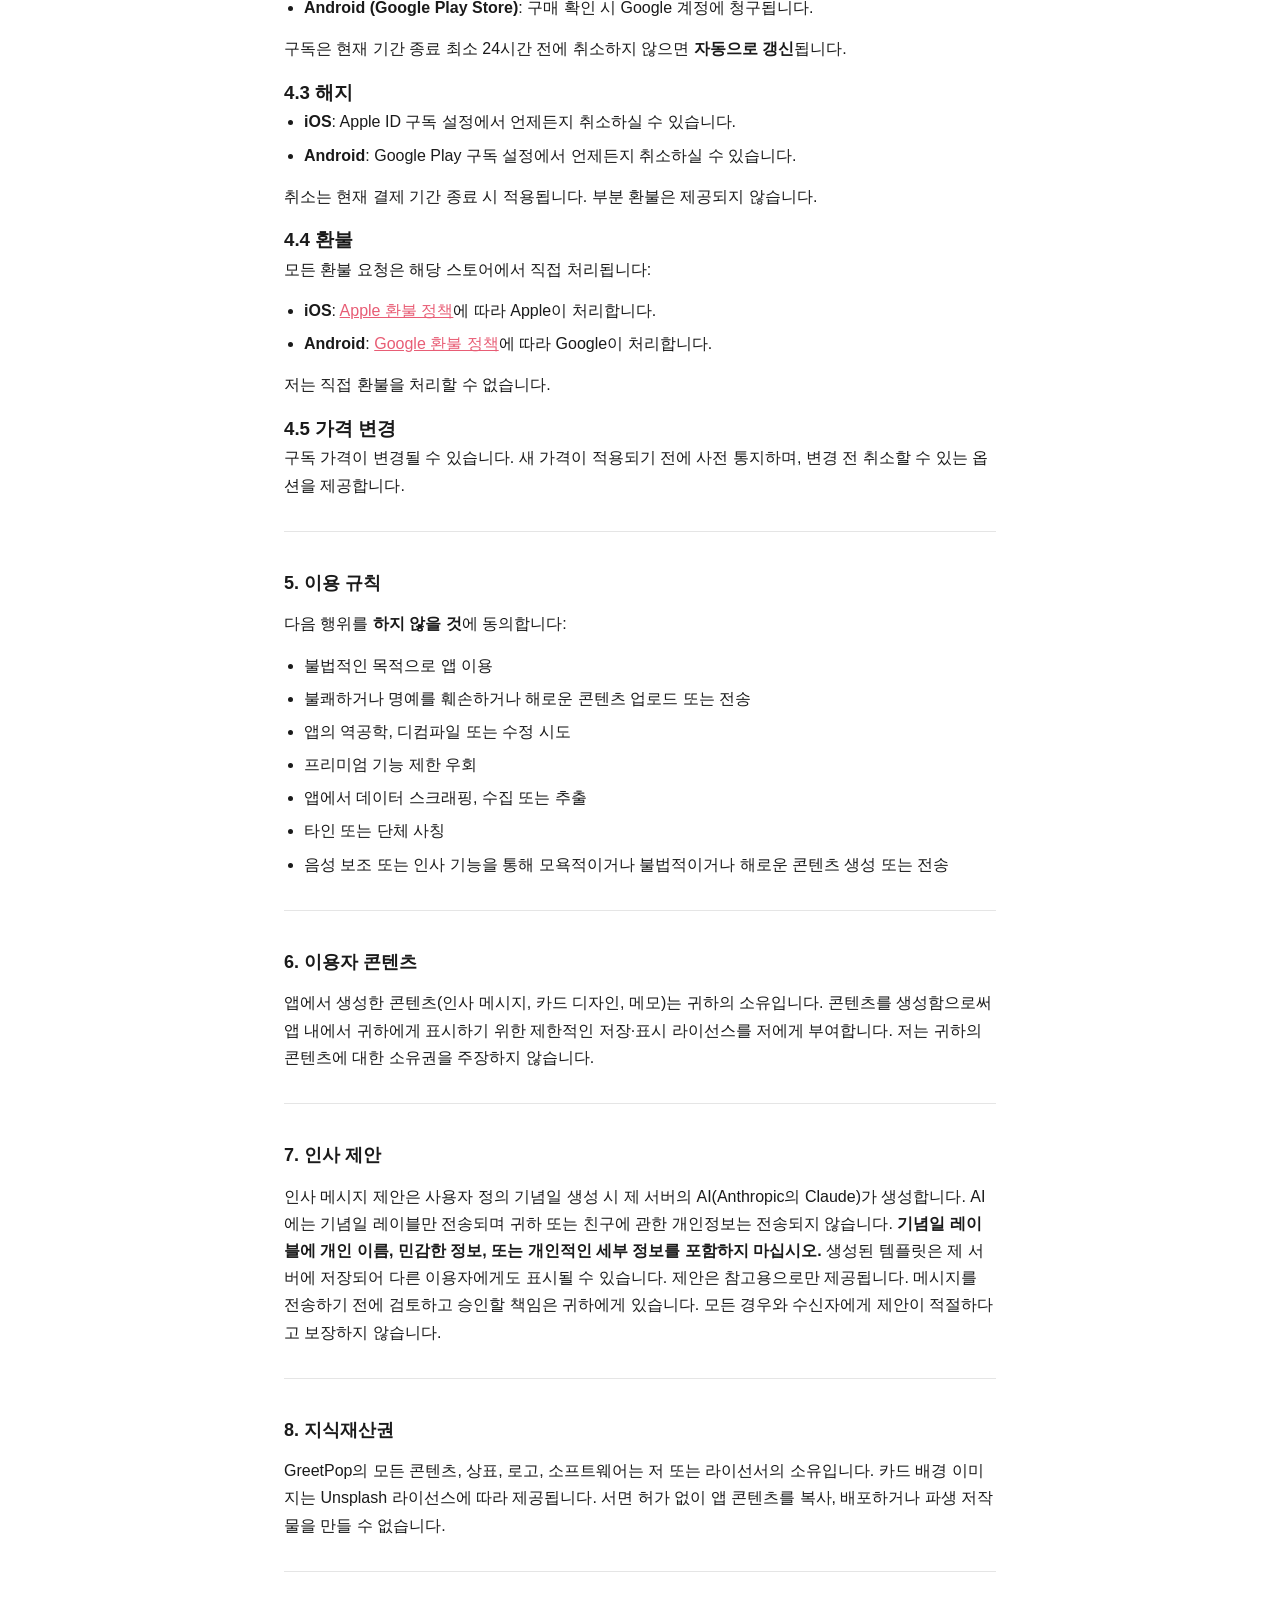
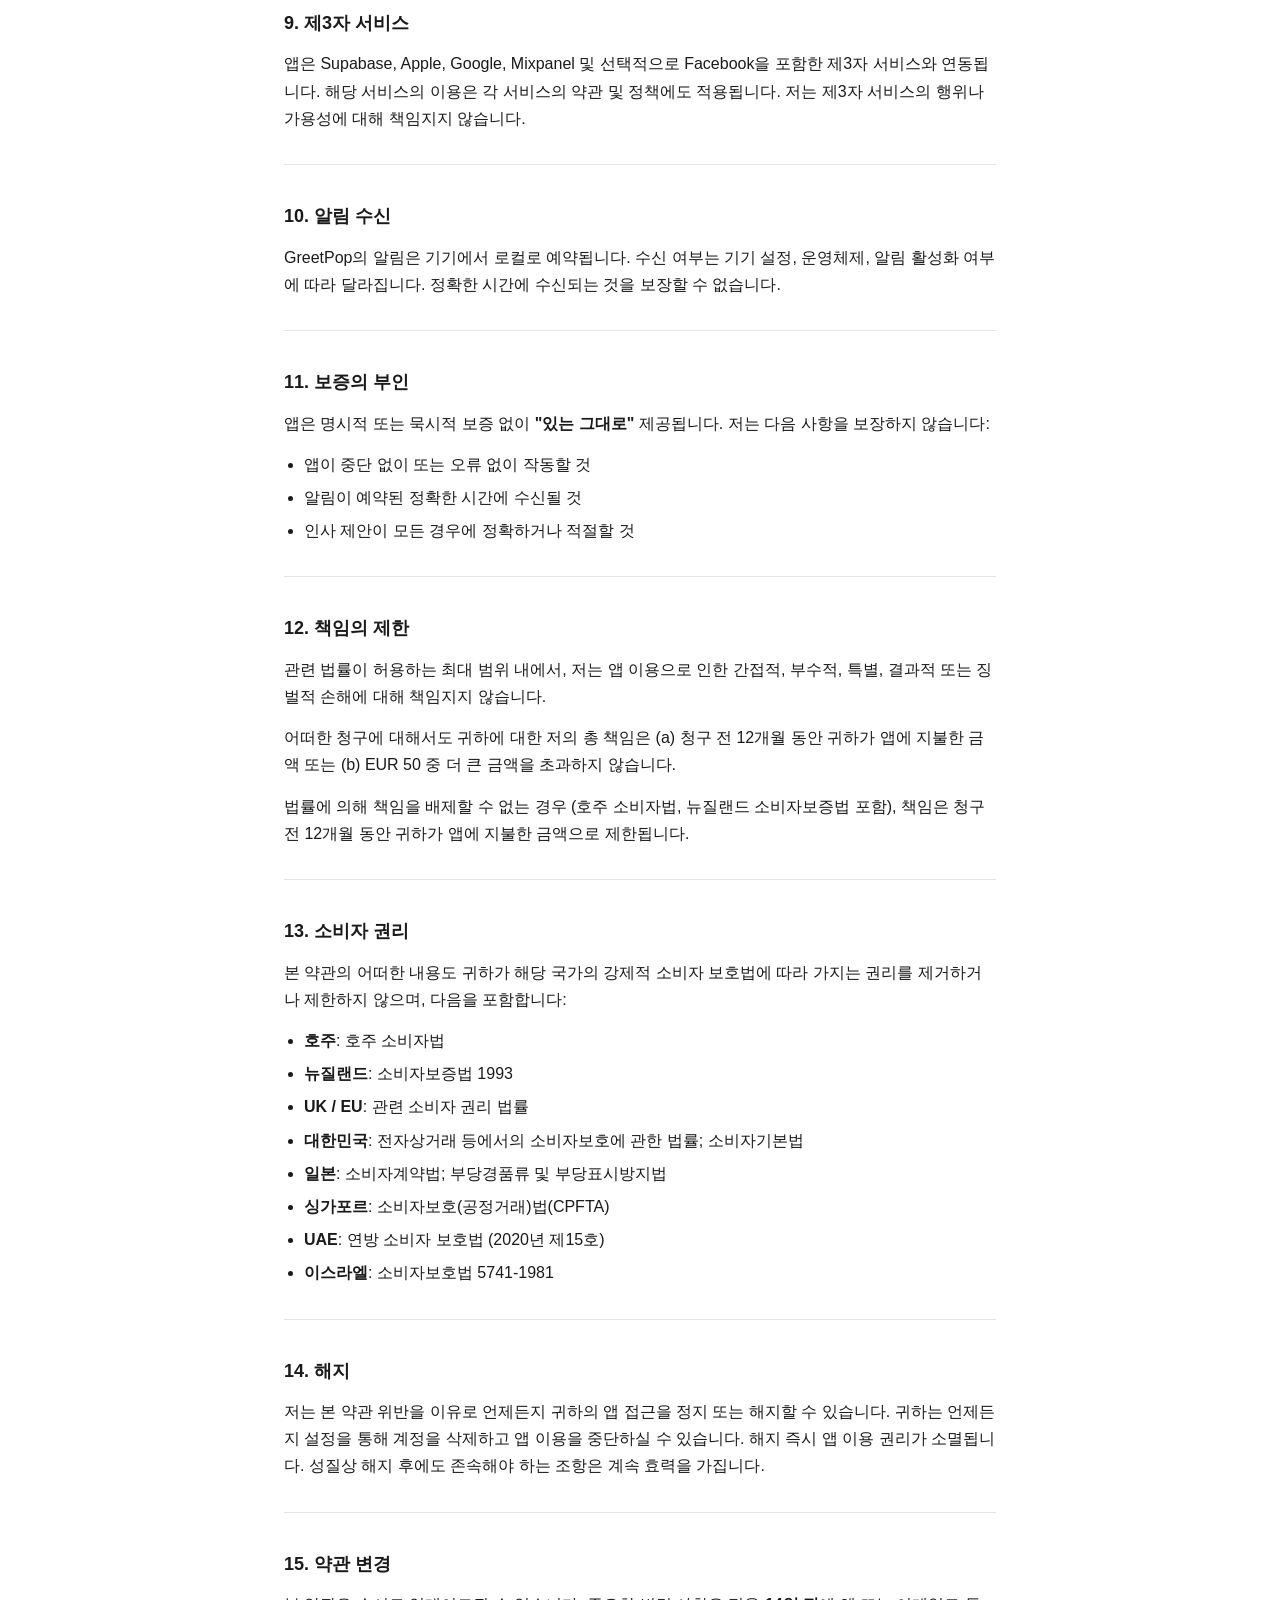
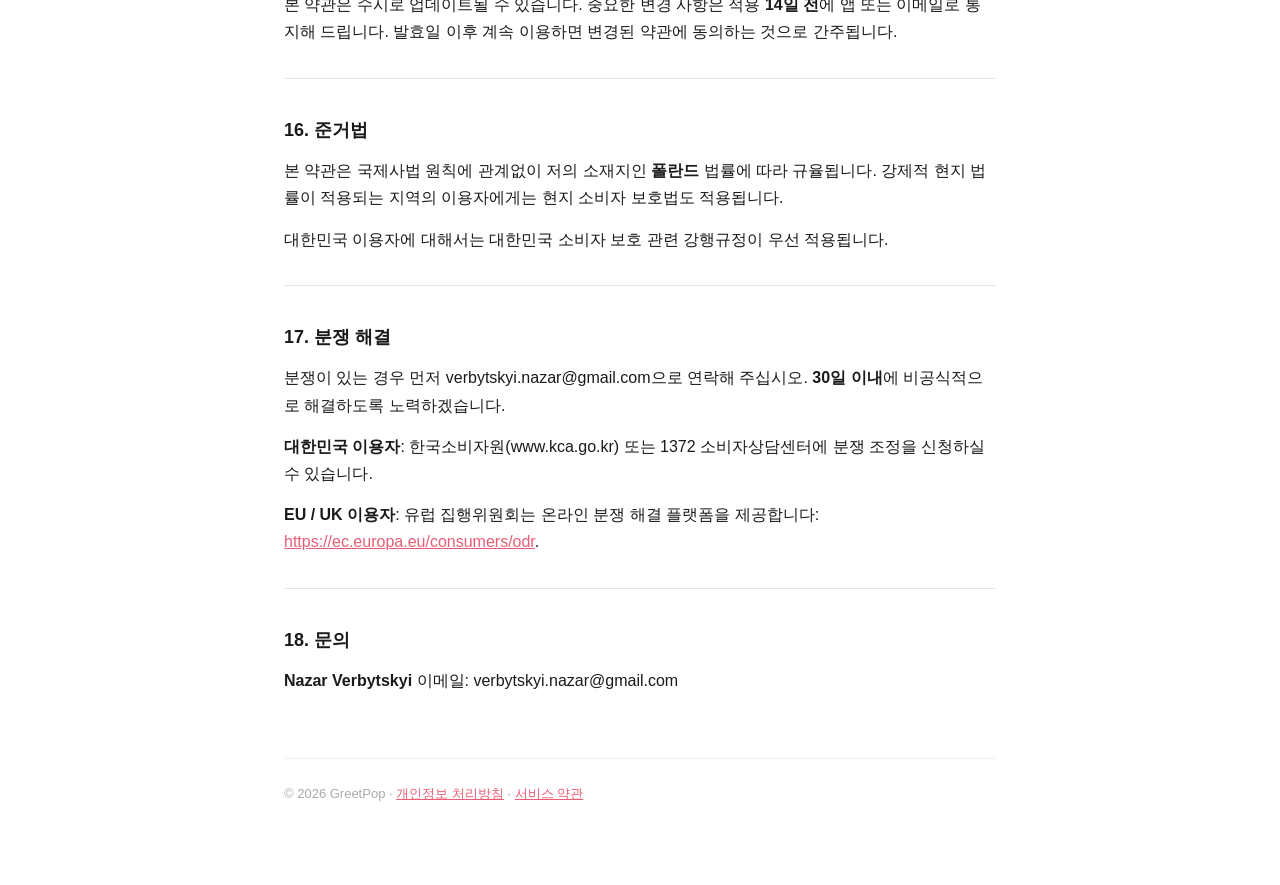
<file: terms-of-service.ko.html>
<!DOCTYPE html>
<html lang="ko">
<head>
  <meta charset="UTF-8" />
  <meta name="viewport" content="width=device-width, initial-scale=1.0" />
  <title>서비스 약관 — GreetPop</title>
  <link rel="stylesheet" href="style.css" />
</head>
<body>
  <div class="container">
    <header><a href="index.html">Greet<span>Pop</span></a></header>

    <h1>서비스 약관</h1>
    <p><strong>최종 업데이트: 2026년 5월 26일</strong></p>
    <p>본 서비스 약관("약관")은 Nazar Verbytskyi("저", "제", "나")가 개발·운영하는 모바일 애플리케이션 <strong>GreetPop</strong>의 이용을 규정합니다.</p>
    <p>GreetPop을 다운로드하거나 이용함으로써 본 약관에 동의하는 것으로 간주됩니다. 동의하지 않으시면 앱을 이용하지 마십시오.</p>
    <hr />
    <h2>1. GreetPop이 하는 일</h2>
    <p>GreetPop은 소중한 사람들의 중요한 순간을 기억하고 축하할 수 있도록 도와드립니다. 주요 기능:</p>
    <ul>
    <li>생일 및 기념일 알림</li>
    <li>인사 메시지 제안 (템플릿 기반, 기기에서 선택)</li>
    <li>인사 카드 제작 및 사진 라이브러리 저장</li>
    <li>친구 및 연락처 관리 (기기 연락처 또는 Facebook 생일 가져오기 선택 가능)</li>
    <li>핸즈프리 알림을 위한 음성 보조 (Android) 및 Siri 단축어 (iOS)</li>
    <li>여러 친구에게 동시 인사 전송 (브로드캐스트)</li>
    <li>친구 그룹 관리</li>
    <li>고급 기능을 위한 프리미엄 구독</li>
    </ul>
    <hr />
    <h2>2. 이용 자격</h2>
    <p>GreetPop을 이용하려면 만 <strong>14세 이상</strong>이어야 합니다 (대한민국 정보통신망법 기준). EU 또는 UK 이용자는 만 <strong>16세 이상</strong>이거나 검증 가능한 보호자 동의가 필요합니다. 앱을 이용함으로써 본 요건을 충족한다는 사실을 확인하는 것으로 간주됩니다.</p>
    <hr />
    <h2>3. 계정</h2>
    <ul>
    <li>이메일, Google 계정, 또는 Apple ID로 로그인하실 수 있습니다.</li>
    <li>계정 자격 증명의 보안 유지는 귀하의 책임입니다.</li>
    <li>계정 생성 시 정확한 정보를 제공해야 합니다.</li>
    <li>타인의 계정을 허가 없이 사용하거나 본인 계정을 공유할 수 없습니다.</li>
    <li>본 약관을 위반한 계정은 정지 또는 해지될 수 있습니다.</li>
    </ul>
    <hr />
    <h2>4. 프리미엄 구독</h2>
    <h3>4.1 포함 내용</h3>
    <p>GreetPop 프리미엄 구독은 구매 시 앱에 명시된 기능을 제공하며, Siri 단축어, 홈 화면 위젯, iMessage 확장, 무제한 인사 셔플 등이 포함됩니다. 앱 업데이트에 따라 기능은 변경될 수 있습니다. 중요한 프리미엄 기능이 영구적으로 제거되는 경우, 사전에 통지하고 관련 소비자 보호법에서 요구하는 경우 비례적 보상을 제공합니다.</p>
    <h3>4.2 결제</h3>
    <p>구독은 선택한 주기(월간 또는 연간)로 플랫폼의 스토어를 통해 청구됩니다:</p>
    <ul>
    <li><strong>iOS (Apple App Store)</strong>: 구매 확인 시 Apple ID에 청구됩니다.</li>
    <li><strong>Android (Google Play Store)</strong>: 구매 확인 시 Google 계정에 청구됩니다.</li>
    </ul>
    <p>구독은 현재 기간 종료 최소 24시간 전에 취소하지 않으면 <strong>자동으로 갱신</strong>됩니다.</p>
    <h3>4.3 해지</h3>
    <ul>
    <li><strong>iOS</strong>: Apple ID 구독 설정에서 언제든지 취소하실 수 있습니다.</li>
    <li><strong>Android</strong>: Google Play 구독 설정에서 언제든지 취소하실 수 있습니다.</li>
    </ul>
    <p>취소는 현재 결제 기간 종료 시 적용됩니다. 부분 환불은 제공되지 않습니다.</p>
    <h3>4.4 환불</h3>
    <p>모든 환불 요청은 해당 스토어에서 직접 처리됩니다:</p>
    <ul>
    <li><strong>iOS</strong>: <a href="https://support.apple.com/en-us/118223">Apple 환불 정책</a>에 따라 Apple이 처리합니다.</li>
    <li><strong>Android</strong>: <a href="https://support.google.com/googleplay/answer/2479637">Google 환불 정책</a>에 따라 Google이 처리합니다.</li>
    </ul>
    <p>저는 직접 환불을 처리할 수 없습니다.</p>
    <h3>4.5 가격 변경</h3>
    <p>구독 가격이 변경될 수 있습니다. 새 가격이 적용되기 전에 사전 통지하며, 변경 전 취소할 수 있는 옵션을 제공합니다.</p>
    <hr />
    <h2>5. 이용 규칙</h2>
    <p>다음 행위를 <strong>하지 않을 것</strong>에 동의합니다:</p>
    <ul>
    <li>불법적인 목적으로 앱 이용</li>
    <li>불쾌하거나 명예를 훼손하거나 해로운 콘텐츠 업로드 또는 전송</li>
    <li>앱의 역공학, 디컴파일 또는 수정 시도</li>
    <li>프리미엄 기능 제한 우회</li>
    <li>앱에서 데이터 스크래핑, 수집 또는 추출</li>
    <li>타인 또는 단체 사칭</li>
    <li>음성 보조 또는 인사 기능을 통해 모욕적이거나 불법적이거나 해로운 콘텐츠 생성 또는 전송</li>
    </ul>
    <hr />
    <h2>6. 이용자 콘텐츠</h2>
    <p>앱에서 생성한 콘텐츠(인사 메시지, 카드 디자인, 메모)는 귀하의 소유입니다. 콘텐츠를 생성함으로써 앱 내에서 귀하에게 표시하기 위한 제한적인 저장·표시 라이선스를 저에게 부여합니다. 저는 귀하의 콘텐츠에 대한 소유권을 주장하지 않습니다.</p>
    <hr />
    <h2>7. 인사 제안</h2>
    <p>인사 메시지 제안은 사용자 정의 기념일 생성 시 제 서버의 AI(Anthropic의 Claude)가 생성합니다. AI에는 기념일 레이블만 전송되며 귀하 또는 친구에 관한 개인정보는 전송되지 않습니다. <strong>기념일 레이블에 개인 이름, 민감한 정보, 또는 개인적인 세부 정보를 포함하지 마십시오.</strong> 생성된 템플릿은 제 서버에 저장되어 다른 이용자에게도 표시될 수 있습니다. 제안은 참고용으로만 제공됩니다. 메시지를 전송하기 전에 검토하고 승인할 책임은 귀하에게 있습니다. 모든 경우와 수신자에게 제안이 적절하다고 보장하지 않습니다.</p>
    <hr />
    <h2>8. 지식재산권</h2>
    <p>GreetPop의 모든 콘텐츠, 상표, 로고, 소프트웨어는 저 또는 라이선서의 소유입니다. 카드 배경 이미지는 Unsplash 라이선스에 따라 제공됩니다. 서면 허가 없이 앱 콘텐츠를 복사, 배포하거나 파생 저작물을 만들 수 없습니다.</p>
    <hr />
    <h2>9. 제3자 서비스</h2>
    <p>앱은 Supabase, Apple, Google, Mixpanel 및 선택적으로 Facebook을 포함한 제3자 서비스와 연동됩니다. 해당 서비스의 이용은 각 서비스의 약관 및 정책에도 적용됩니다. 저는 제3자 서비스의 행위나 가용성에 대해 책임지지 않습니다.</p>
    <hr />
    <h2>10. 알림 수신</h2>
    <p>GreetPop의 알림은 기기에서 로컬로 예약됩니다. 수신 여부는 기기 설정, 운영체제, 알림 활성화 여부에 따라 달라집니다. 정확한 시간에 수신되는 것을 보장할 수 없습니다.</p>
    <hr />
    <h2>11. 보증의 부인</h2>
    <p>앱은 명시적 또는 묵시적 보증 없이 <strong>"있는 그대로"</strong> 제공됩니다. 저는 다음 사항을 보장하지 않습니다:</p>
    <ul>
    <li>앱이 중단 없이 또는 오류 없이 작동할 것</li>
    <li>알림이 예약된 정확한 시간에 수신될 것</li>
    <li>인사 제안이 모든 경우에 정확하거나 적절할 것</li>
    </ul>
    <hr />
    <h2>12. 책임의 제한</h2>
    <p>관련 법률이 허용하는 최대 범위 내에서, 저는 앱 이용으로 인한 간접적, 부수적, 특별, 결과적 또는 징벌적 손해에 대해 책임지지 않습니다.</p>
    <p>어떠한 청구에 대해서도 귀하에 대한 저의 총 책임은 (a) 청구 전 12개월 동안 귀하가 앱에 지불한 금액 또는 (b) EUR 50 중 더 큰 금액을 초과하지 않습니다.</p>
    <p>법률에 의해 책임을 배제할 수 없는 경우 (호주 소비자법, 뉴질랜드 소비자보증법 포함), 책임은 청구 전 12개월 동안 귀하가 앱에 지불한 금액으로 제한됩니다.</p>
    <hr />
    <h2>13. 소비자 권리</h2>
    <p>본 약관의 어떠한 내용도 귀하가 해당 국가의 강제적 소비자 보호법에 따라 가지는 권리를 제거하거나 제한하지 않으며, 다음을 포함합니다:</p>
    <ul>
    <li><strong>호주</strong>: 호주 소비자법</li>
    <li><strong>뉴질랜드</strong>: 소비자보증법 1993</li>
    <li><strong>UK / EU</strong>: 관련 소비자 권리 법률</li>
    <li><strong>대한민국</strong>: 전자상거래 등에서의 소비자보호에 관한 법률; 소비자기본법</li>
    <li><strong>일본</strong>: 소비자계약법; 부당경품류 및 부당표시방지법</li>
    <li><strong>싱가포르</strong>: 소비자보호(공정거래)법(CPFTA)</li>
    <li><strong>UAE</strong>: 연방 소비자 보호법 (2020년 제15호)</li>
    <li><strong>이스라엘</strong>: 소비자보호법 5741-1981</li>
    </ul>
    <hr />
    <h2>14. 해지</h2>
    <p>저는 본 약관 위반을 이유로 언제든지 귀하의 앱 접근을 정지 또는 해지할 수 있습니다. 귀하는 언제든지 설정을 통해 계정을 삭제하고 앱 이용을 중단하실 수 있습니다. 해지 즉시 앱 이용 권리가 소멸됩니다. 성질상 해지 후에도 존속해야 하는 조항은 계속 효력을 가집니다.</p>
    <hr />
    <h2>15. 약관 변경</h2>
    <p>본 약관은 수시로 업데이트될 수 있습니다. 중요한 변경 사항은 적용 <strong>14일 전</strong>에 앱 또는 이메일로 통지해 드립니다. 발효일 이후 계속 이용하면 변경된 약관에 동의하는 것으로 간주됩니다.</p>
    <hr />
    <h2>16. 준거법</h2>
    <p>본 약관은 국제사법 원칙에 관계없이 저의 소재지인 <strong>폴란드</strong> 법률에 따라 규율됩니다. 강제적 현지 법률이 적용되는 지역의 이용자에게는 현지 소비자 보호법도 적용됩니다.</p>
    <p>대한민국 이용자에 대해서는 대한민국 소비자 보호 관련 강행규정이 우선 적용됩니다.</p>
    <hr />
    <h2>17. 분쟁 해결</h2>
    <p>분쟁이 있는 경우 먼저 verbytskyi.nazar@gmail.com으로 연락해 주십시오. <strong>30일 이내</strong>에 비공식적으로 해결하도록 노력하겠습니다.</p>
    <p><strong>대한민국 이용자</strong>: 한국소비자원(www.kca.go.kr) 또는 1372 소비자상담센터에 분쟁 조정을 신청하실 수 있습니다.</p>
    <p><strong>EU / UK 이용자</strong>: 유럽 집행위원회는 온라인 분쟁 해결 플랫폼을 제공합니다: <a href="https://ec.europa.eu/consumers/odr">https://ec.europa.eu/consumers/odr</a>.</p>
    <hr />
    <h2>18. 문의</h2>
    <p><strong>Nazar Verbytskyi</strong>
    이메일: verbytskyi.nazar@gmail.com</p>

    <footer>© 2026 GreetPop · <a href="privacy-policy.ko.html">개인정보 처리방침</a> · <a href="terms-of-service.ko.html">서비스 약관</a></footer>
  </div>
</body>
</html>
</file>
<file: style.css>
* { box-sizing: border-box; margin: 0; padding: 0; }
:root { color-scheme: light only; }
body { font-family: -apple-system, BlinkMacSystemFont, 'Segoe UI', sans-serif; color: #1a1a1a !important; background: #ffffff !important; line-height: 1.7; }
.container { max-width: 760px; margin: 0 auto; padding: 48px 24px 80px; }
header { margin-bottom: 40px; }
header a { text-decoration: none; color: #1a1a1a; font-weight: 700; font-size: 18px; letter-spacing: -0.3px; }
header a span { color: #e85d75; }
h1 { font-size: 32px; font-weight: 800; letter-spacing: -0.5px; margin-bottom: 8px; }
.updated { color: #888; font-size: 14px; margin-bottom: 40px; }
h2 { font-size: 18px; font-weight: 700; margin: 36px 0 12px; }
p { margin-bottom: 14px; }
ul, ol { padding-left: 20px; margin-bottom: 14px; }
li { margin-bottom: 6px; }
a { color: #e85d75; }
table { width: 100%; border-collapse: collapse; margin-bottom: 20px; font-size: 14px; }
th { background: #f5f5f5; text-align: left; padding: 10px 12px; font-weight: 600; border: 1px solid #e5e5e5; }
td { padding: 10px 12px; border: 1px solid #e5e5e5; vertical-align: top; }
strong { font-weight: 600; }
hr { border: none; border-top: 1px solid #e5e5e5; margin: 32px 0; }
footer { margin-top: 64px; font-size: 13px; color: #aaa; border-top: 1px solid #f0f0f0; padding-top: 24px; }
</file>
